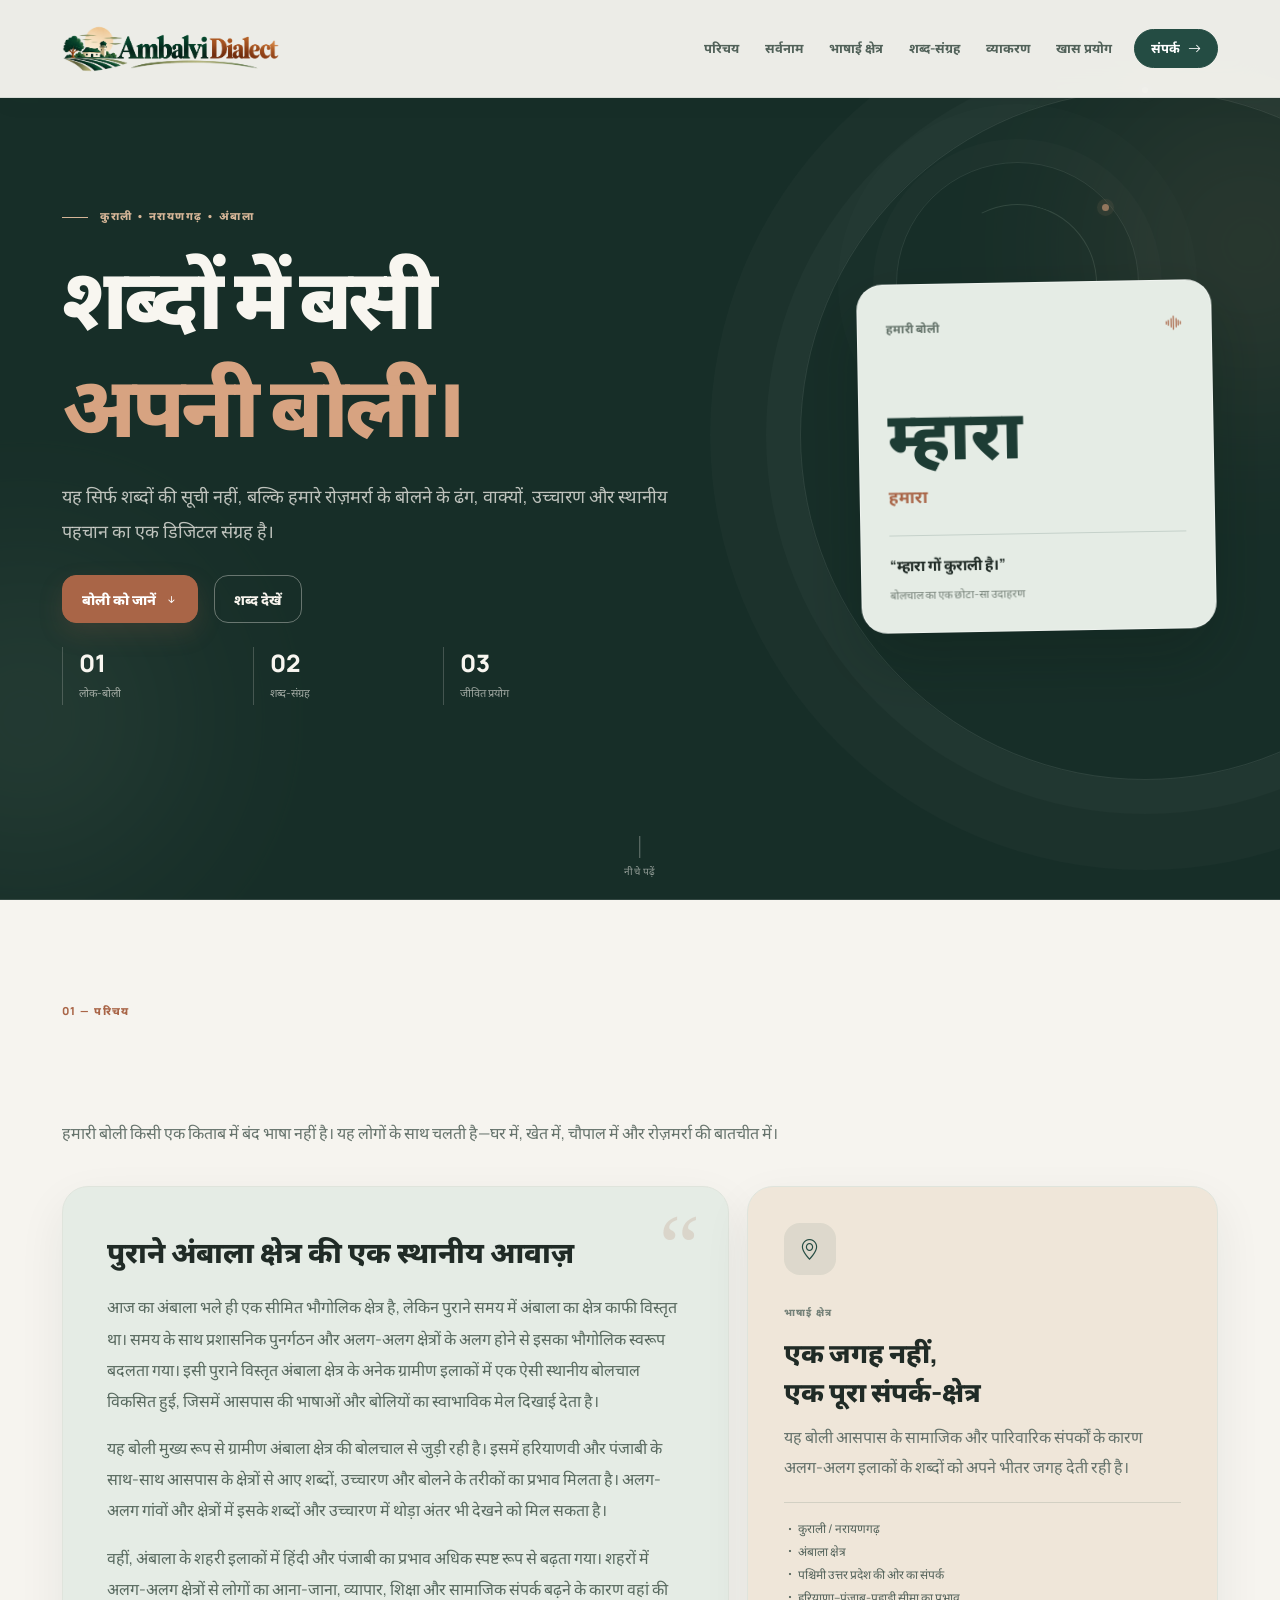
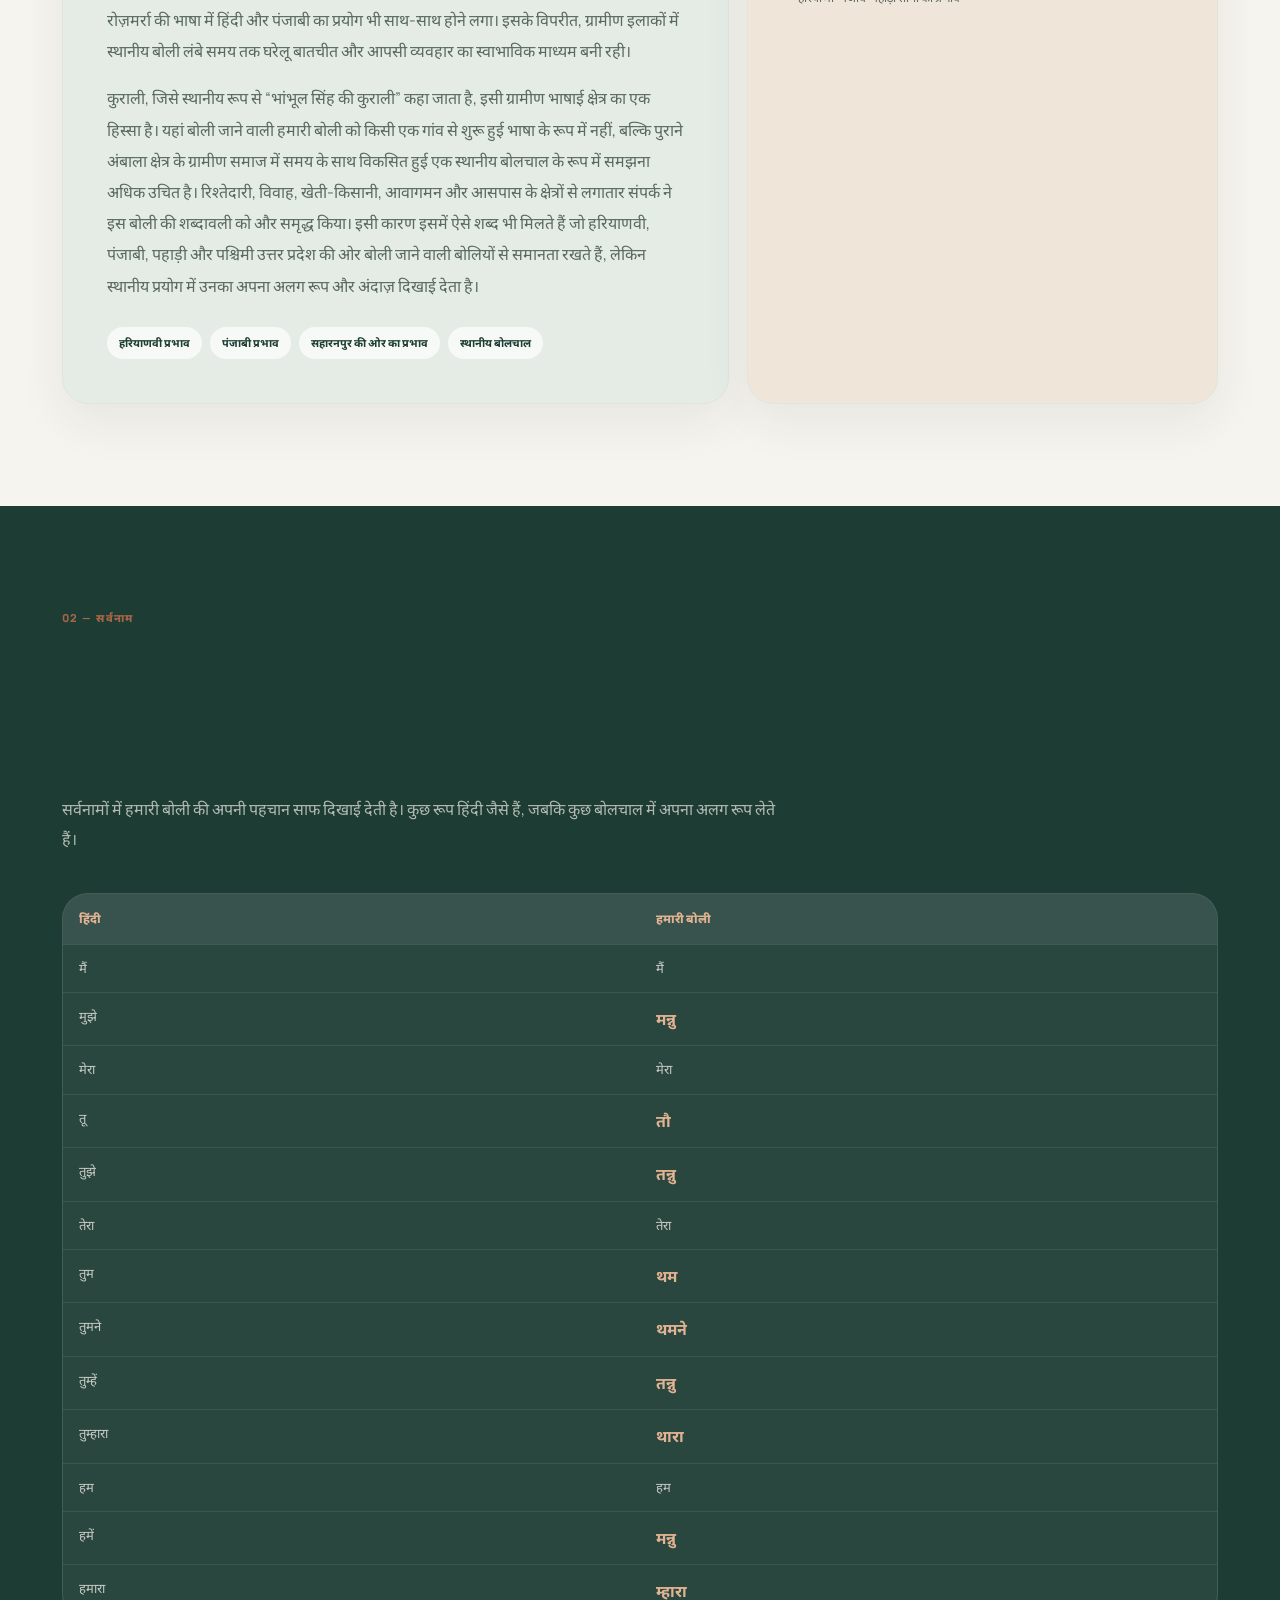
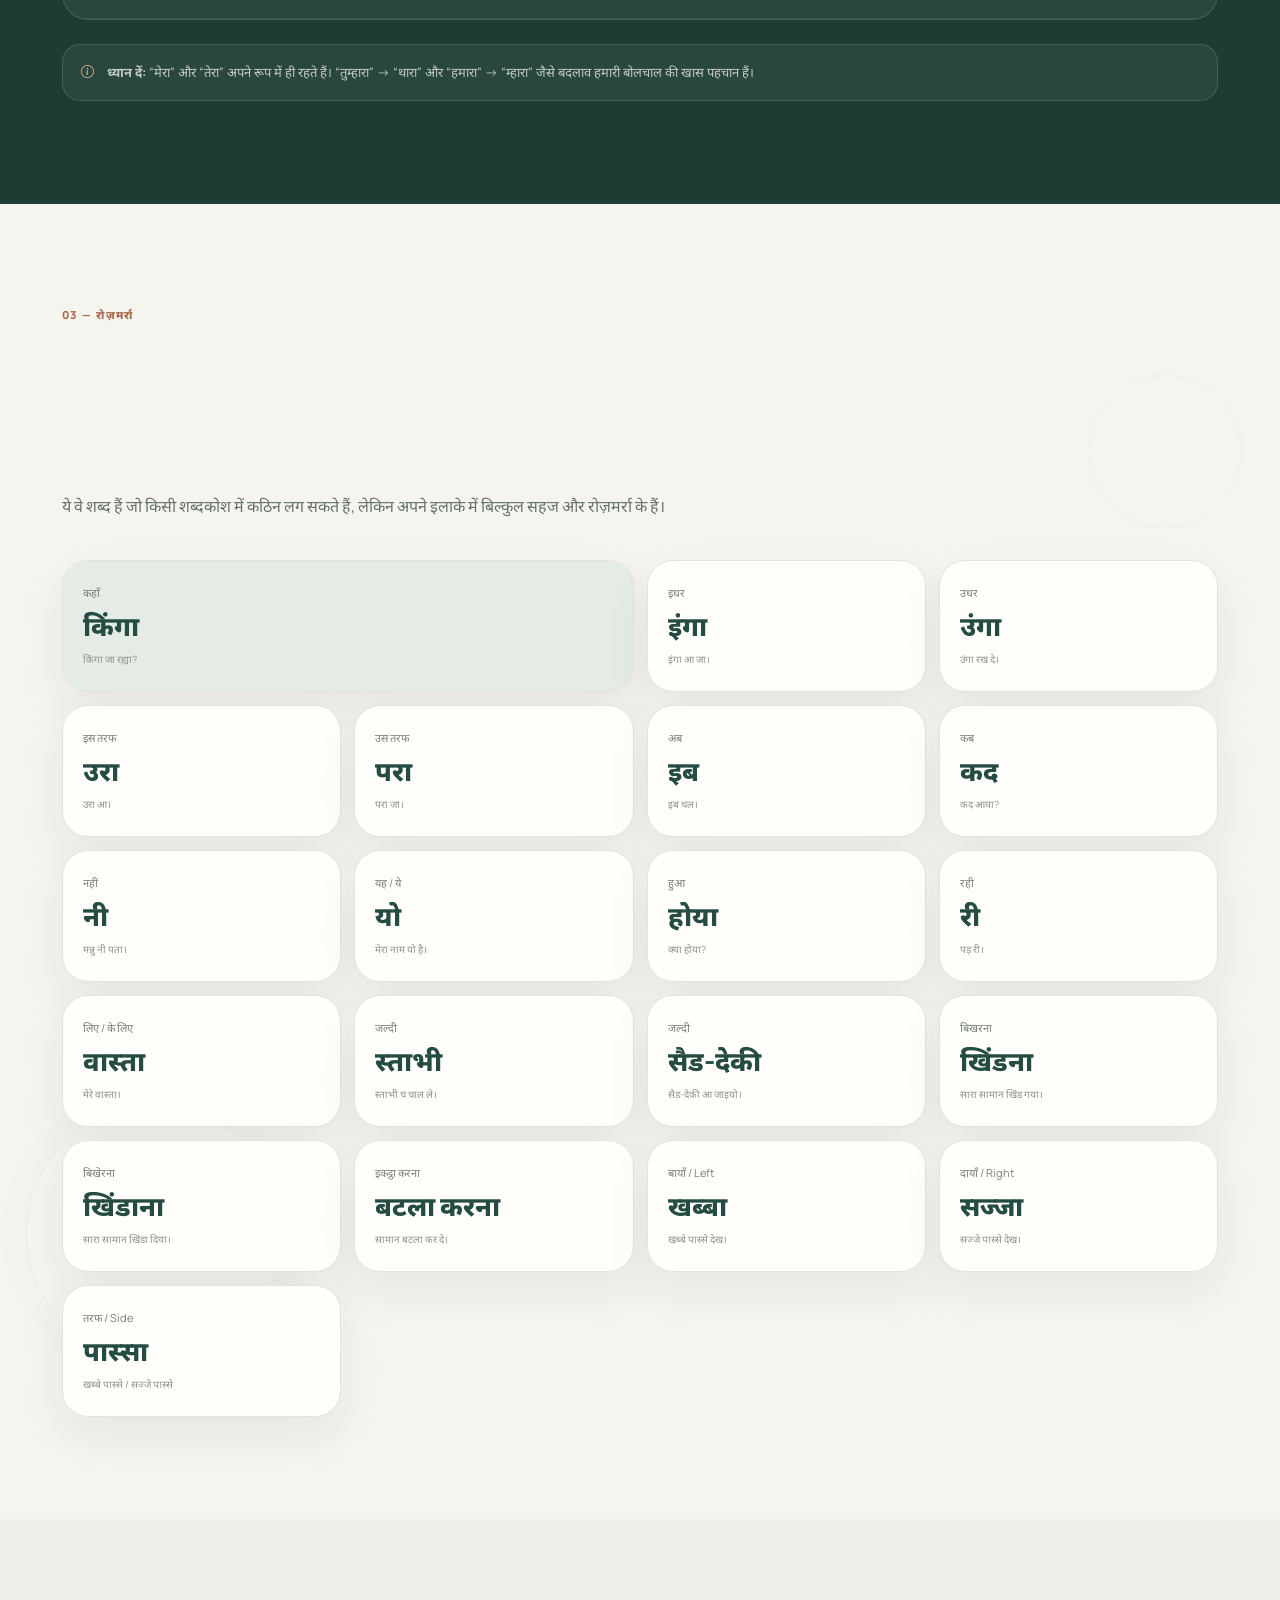
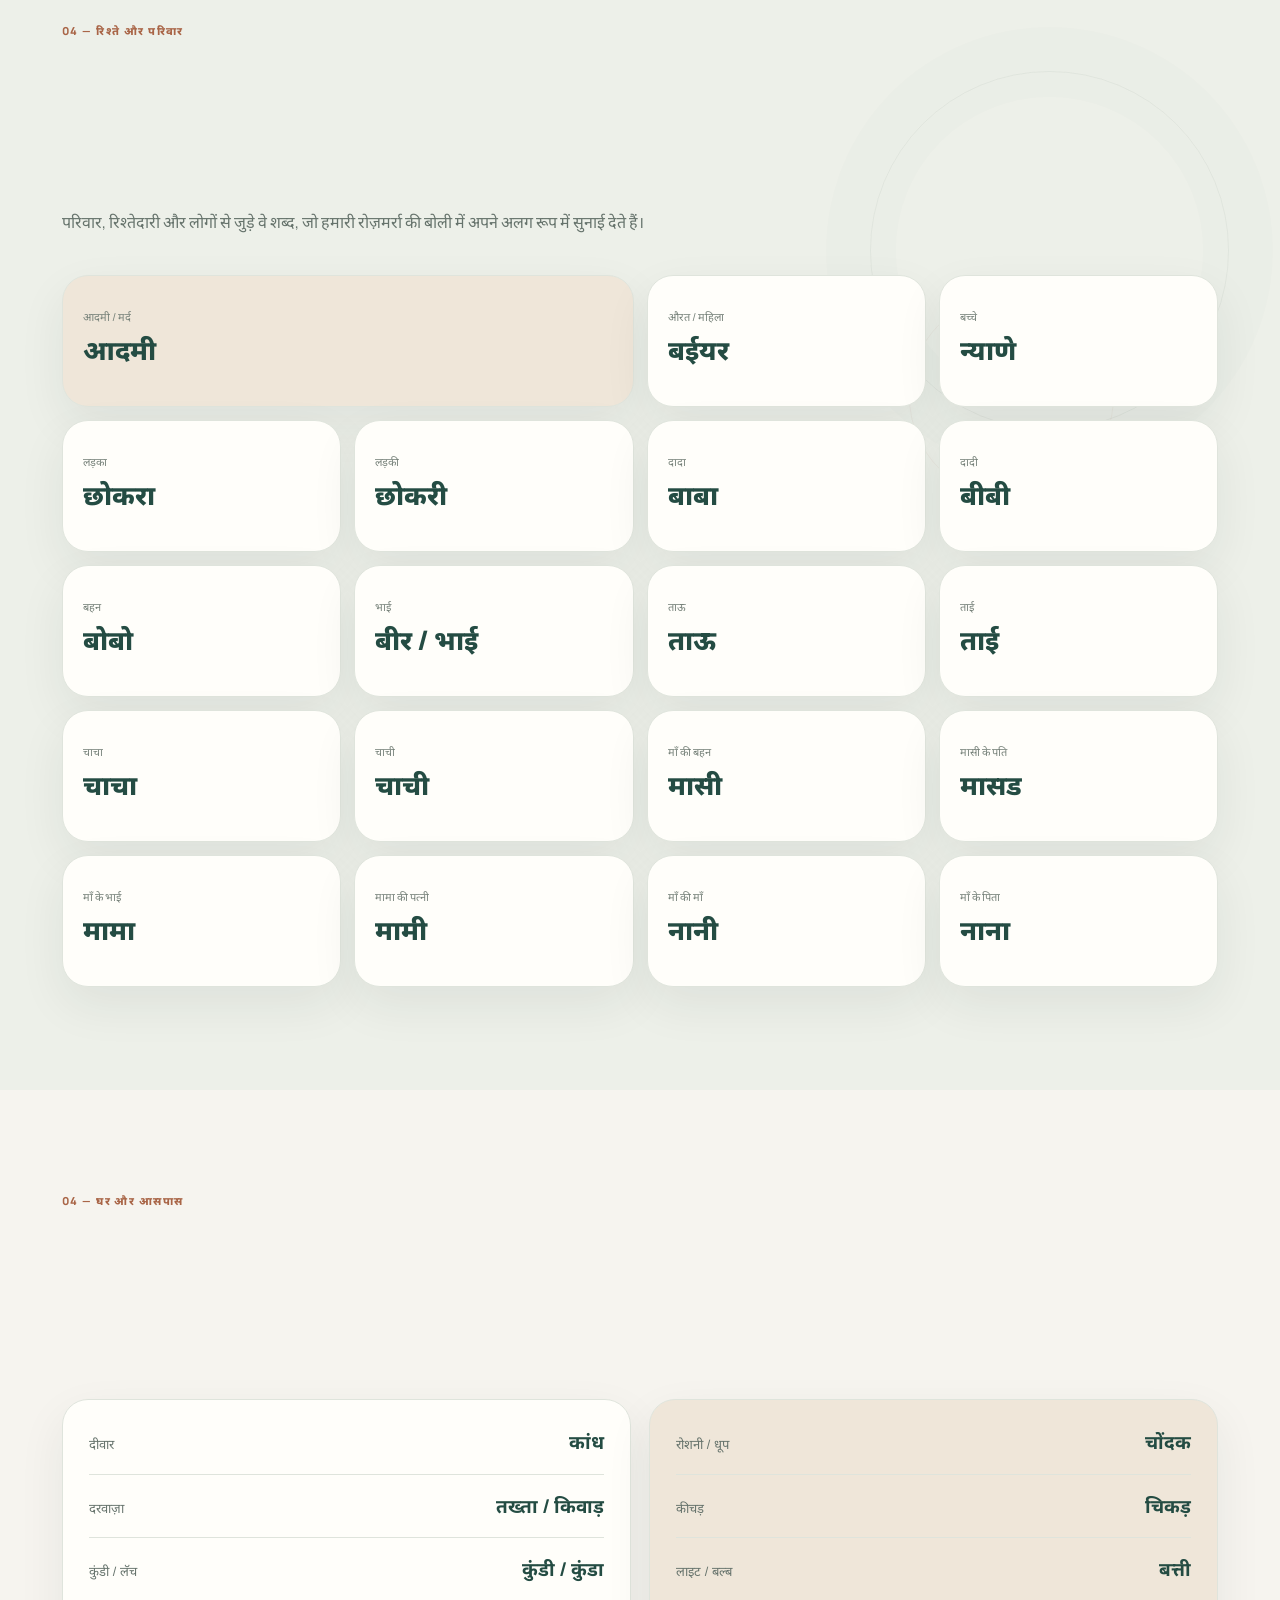
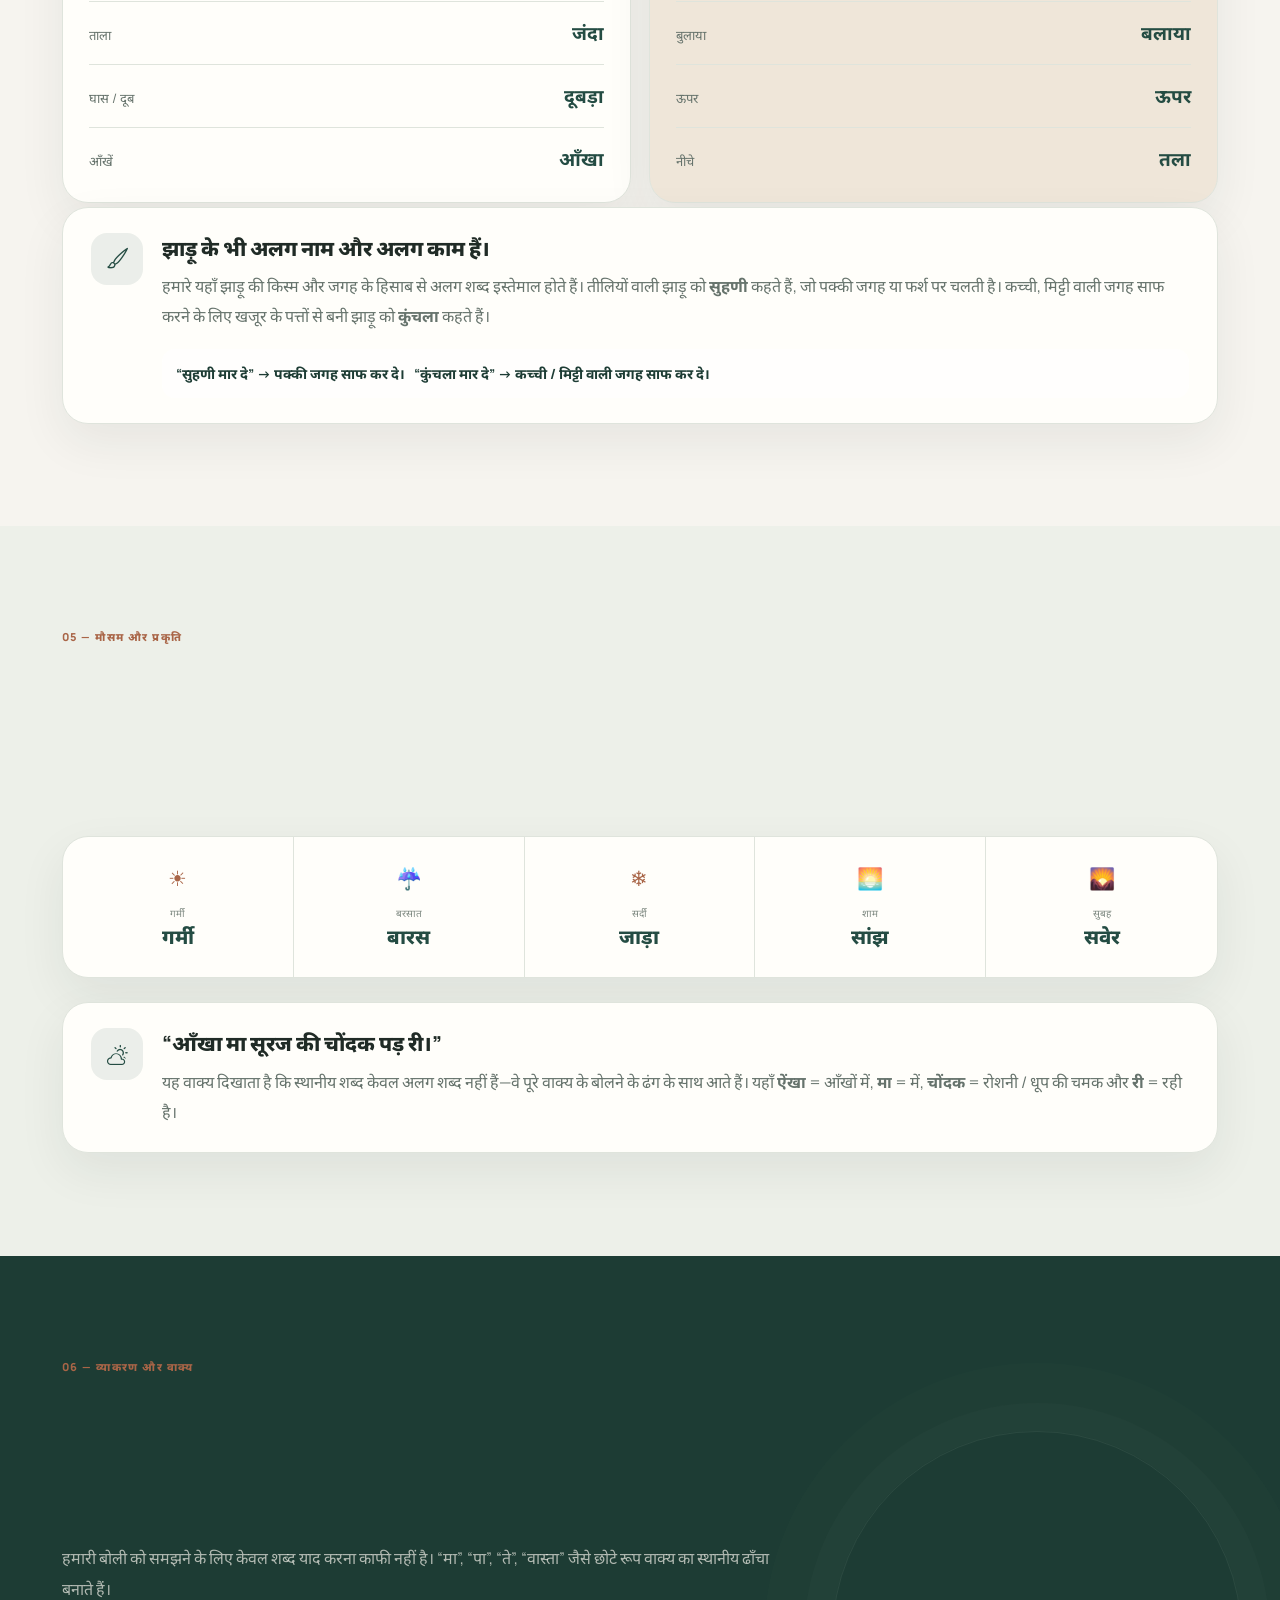
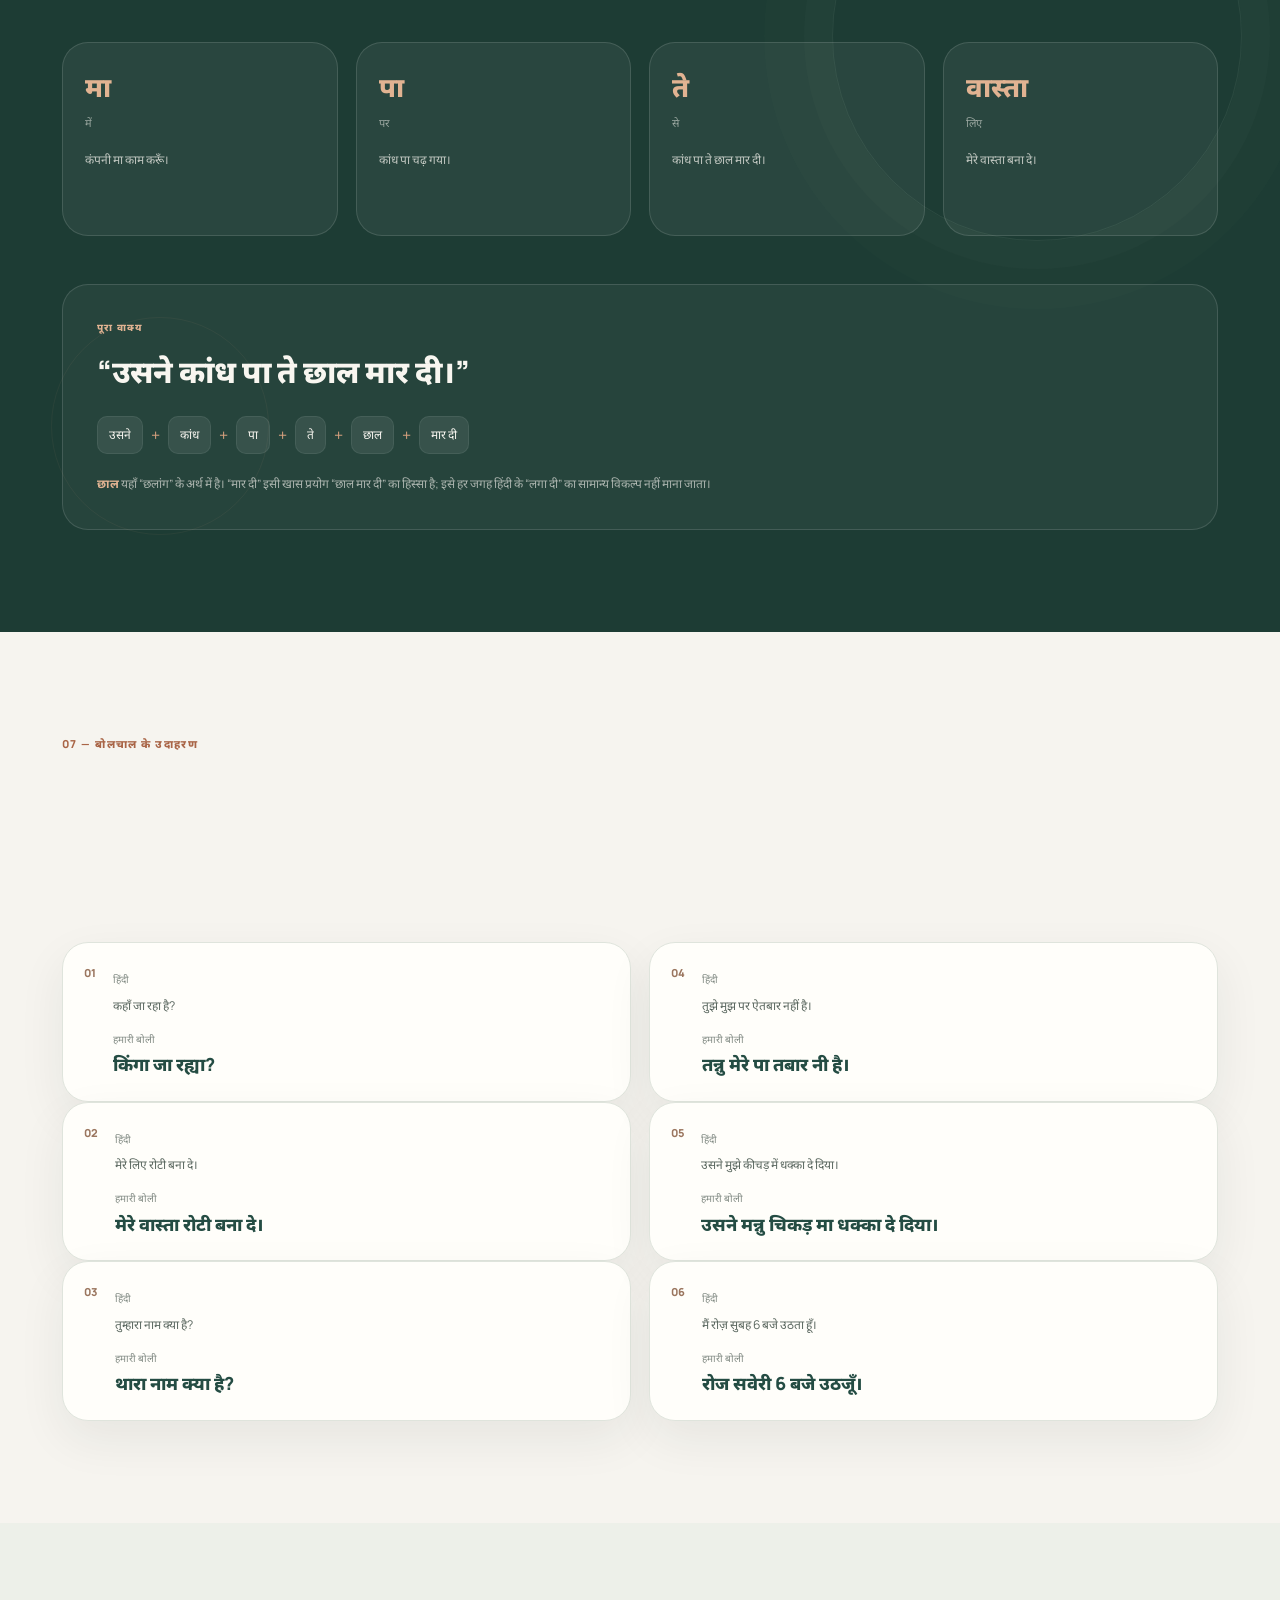
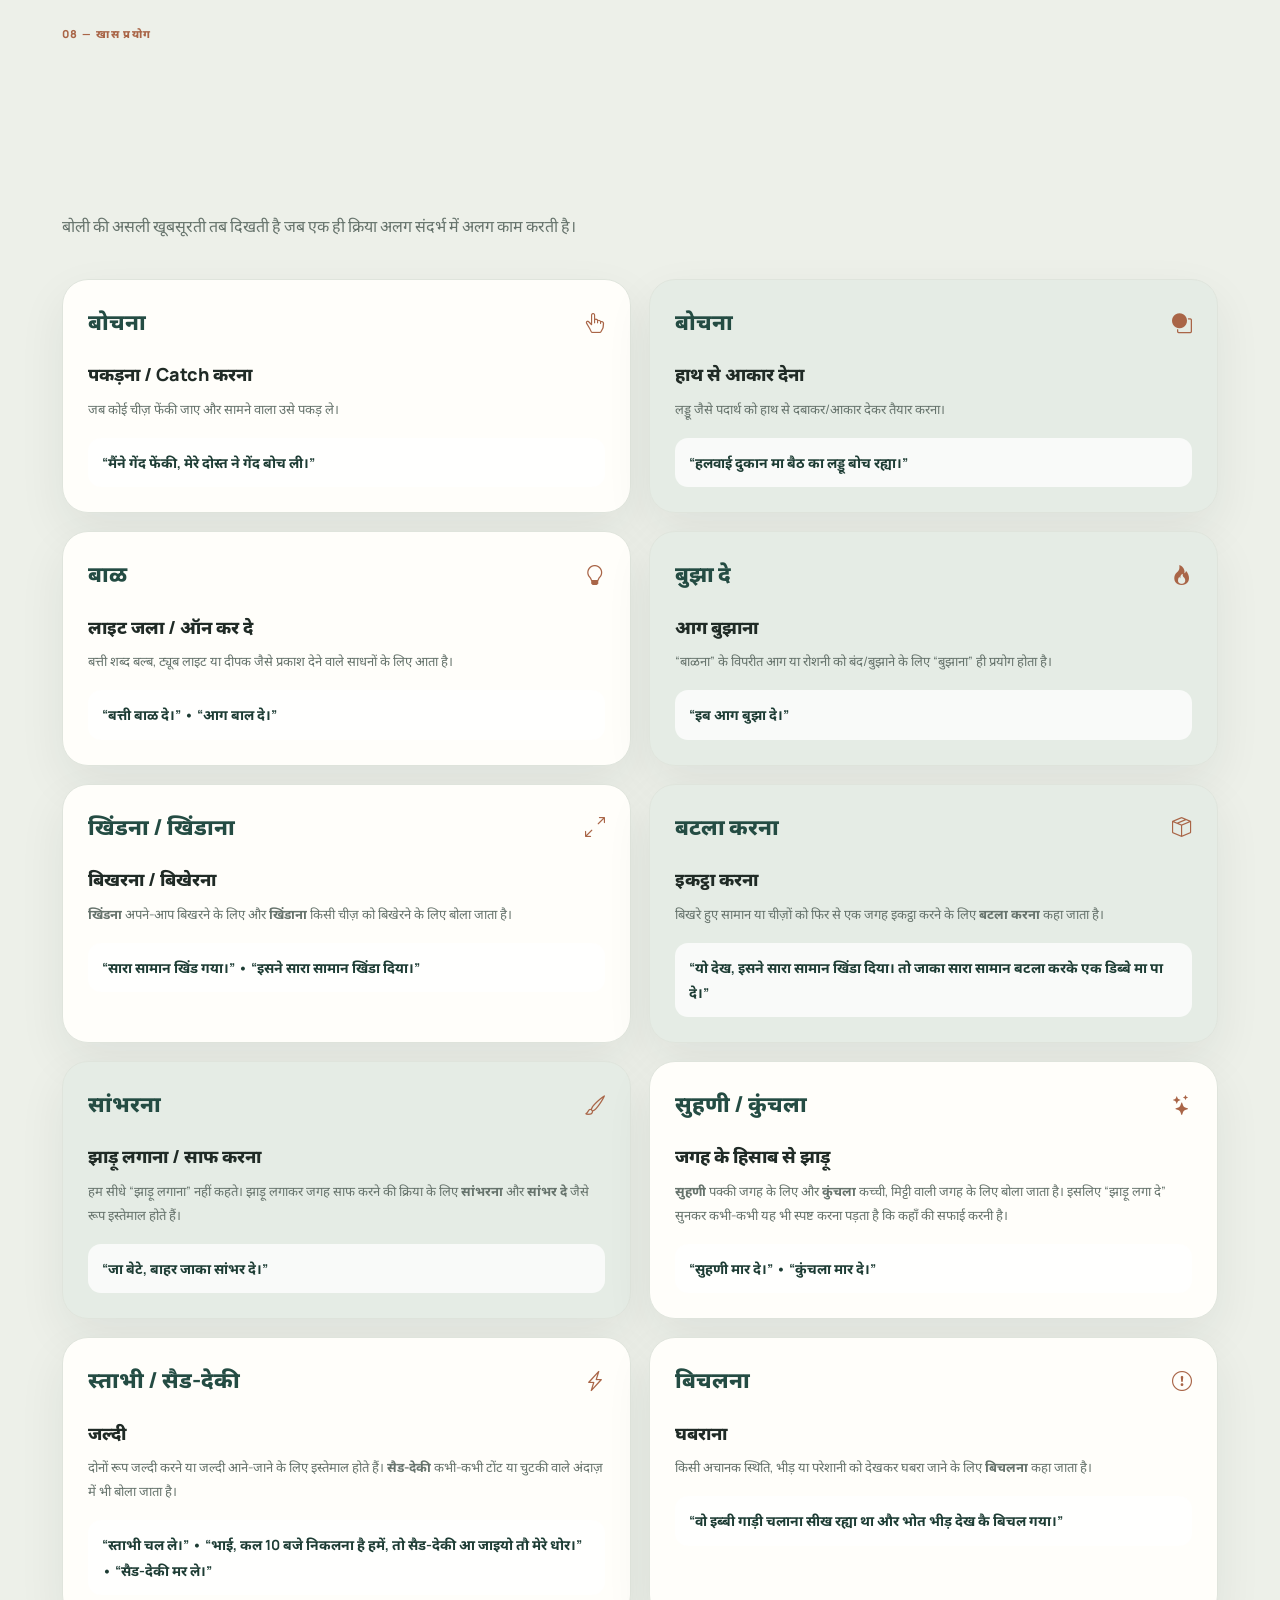
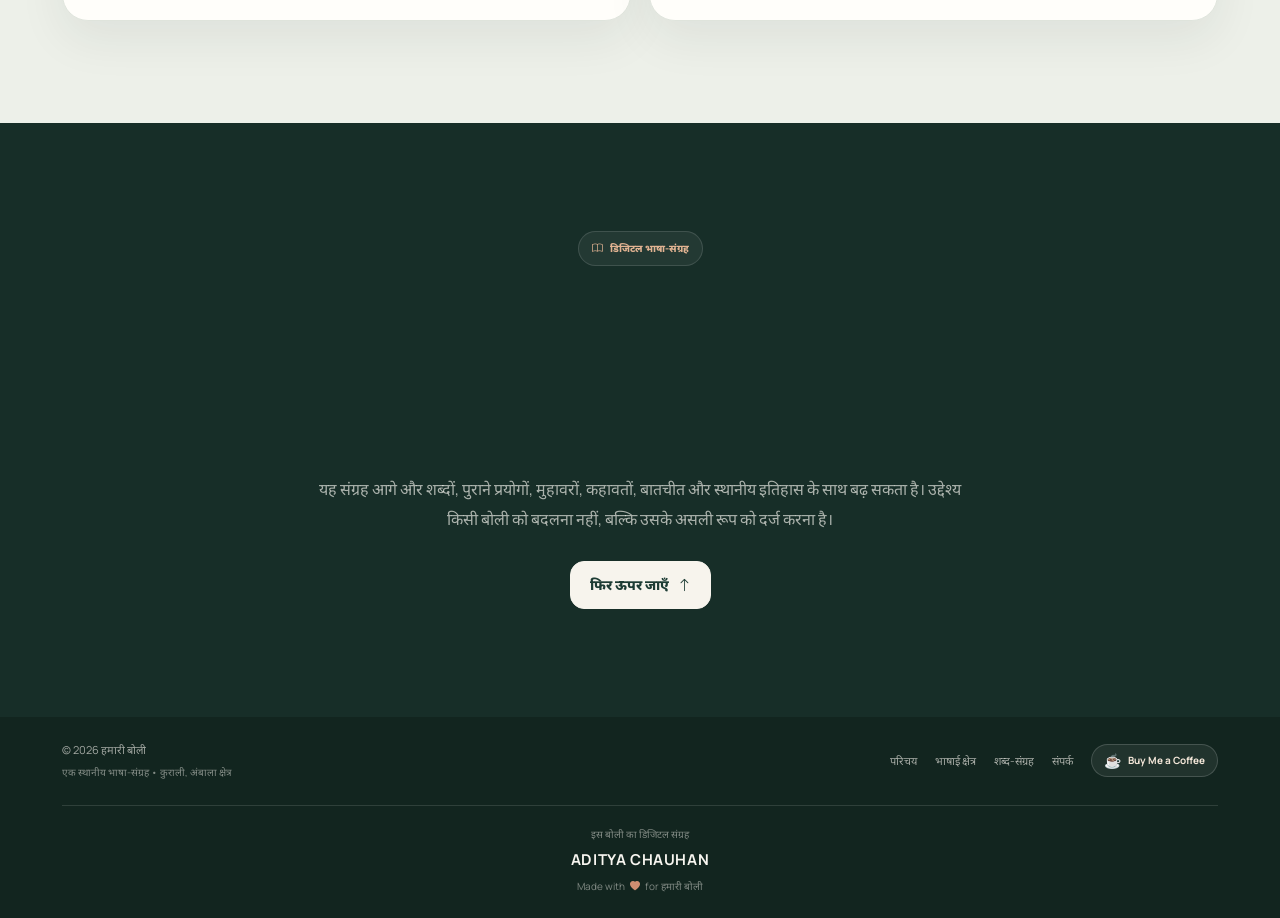
<file: index.html>
<!doctype html>
<html lang="hi">
  <head>
    <meta charset="utf-8">
    <meta name="viewport" content="width=device-width,initial-scale=1">
    <!-- =========================
     SEO — MAIN PAGE
    ========================= -->

    <title>Ambalvi Dialect — North Haryana की स्थानीय बोलचाल | कुराली, अंबाला</title>

    <meta
    name="description"
    content="हमारी बोली North Haryana और अंबाला क्षेत्र की स्थानीय बोलचाल का डिजिटल भाषा-संग्रह है। कुराली और आसपास के ग्रामीण क्षेत्र के स्थानीय शब्द, उच्चारण, वाक्य, व्याकरण और खास प्रयोग जानें।"
    >

    <meta
    name="keywords"
    content="
        हमारी बोली,
        North Haryana dialect,
        North Haryana language,
        North Haryana boli,
        Haryana dialect,
        Haryana local dialect,
        Haryana language,
        Ambala dialect,
        Ambala boli,
        Kurali boli,
        Kurali dialect,
        Naraingarh dialect,
        Naraingarh boli,
        Panchkula dialect,
        Panchkula boli,
        Yamunanagar dialect,
        Yamunanagar boli,
        Kurukshetra dialect,
        Kurukshetra boli,
        Karnal dialect,
        Karnal boli,
        Saharanpur dialect,
        Saharanpur boli,
        Roopnagar dialect,
        Ropar dialect,
        Ropar boli,
        Rupnagar boli,
        Mohali dialect,
        Mohali boli,
        Dera Bassi dialect,
        Derabassi boli,
        Punjab Haryana dialect,
        Haryana Punjab border dialect,
        North Haryana Punjab dialect,
        local dialect Haryana,
        local language Haryana,
        हरियाणा की बोली,
        उत्तर हरियाणा की बोली,
        अंबाला की बोली,
        कुराली की बोली,
        नारायणगढ़ की बोली,
        पंचकूला की बोली,
        यमुनानगर की बोली,
        कुरुक्षेत्र की बोली,
        करनाल की बोली,
        सहारनपुर की बोली,
        रोपड़ की बोली,
        रूपनगर की बोली,
        मोहाली की बोली,
        डेराबस्सी की बोली,
        स्थानीय बोली,
        स्थानीय भाषा,
        हरियाणा के स्थानीय शब्द,
        उत्तर हरियाणा के शब्द,
        हरियाणवी शब्द,
        पंजाबी प्रभाव,
        हरियाणा पंजाबी बोली
    "
    >

    <meta name="author" content="Aditya Chauhan">

    <meta
    name="robots"
    content="index, follow, max-image-preview:large, max-snippet:-1, max-video-preview:-1"
    >

    <meta
    name="language"
    content="Hindi"
    >

    <meta
    name="geo.region"
    content="IN-HR"
    >

    <meta
    name="geo.placename"
    content="Kurali, Ambala, Kurukshetra, Yamunanagar, Ropar, Mohali, Panchkula, Punjab, Haryana, India"
    >

    <link
    rel="canonical"
    href="https://chauhan07.github.io/ambalvi-dialect/"
    >


    <!-- Open Graph -->

    <meta
    property="og:type"
    content="website"
    >

    <meta
    property="og:title"
    content="हमारी बोली — North Haryana की स्थानीय बोलचाल"
    >

    <meta
    property="og:description"
    content="कुराली, अंबाला और North Haryana क्षेत्र की स्थानीय बोलचाल के शब्दों, उच्चारण, वाक्यों, व्याकरण और खास प्रयोगों का डिजिटल संग्रह।"
    >

    <meta
    property="og:url"
    content="https://chauhan07.github.io/ambalvi-dialect/"
    >

    <meta
    property="og:site_name"
    content="हमारी बोली"
    >

    <meta
    property="og:locale"
    content="hi_IN"
    >

    <meta
    property="og:image"
    content="https://chauhan07.github.io/ambalvi-dialect/images/og-image.png"
    >

    <meta
    property="og:image:alt"
    content="हमारी बोली — North Haryana की स्थानीय बोलचाल"
    >


    <!-- Twitter / X -->

    <meta
    name="twitter:card"
    content="summary_large_image"
    >

    <meta
    name="twitter:title"
    content="हमारी बोली — North Haryana की स्थानीय बोलचाल"
    >

    <meta
    name="twitter:description"
    content="North Haryana, अंबाला और कुराली क्षेत्र की स्थानीय बोली का डिजिटल भाषा-संग्रह।"
    >

    <meta
    name="twitter:image"
    content="https://chauhan07.github.io/ambalvi-dialect/images/og-image.png"
    >


    <link rel="preconnect" href="https://fonts.googleapis.com">
    <link rel="preconnect" href="https://fonts.gstatic.com" crossorigin>
    <link href="https://fonts.googleapis.com/css2?family=Manrope:wght@400;500;600;700;800&family=Noto+Sans+Devanagari:wght@400;500;600;700;800&display=swap" rel="stylesheet">
    <link href="https://cdn.jsdelivr.net/npm/bootstrap@5.3.3/dist/css/bootstrap.min.css" rel="stylesheet">
    <link href="https://cdn.jsdelivr.net/npm/bootstrap-icons@1.11.3/font/bootstrap-icons.css" rel="stylesheet">
    <link rel="stylesheet" href="./style.css">
  </head>
  <body>
    <nav aria-label="मुख्य नेविगेशन" class="navbar navbar-expand-lg navbar-dark fixed-top site-nav">
      <div class="container">
        <a class="navbar-brand" href="#home" aria-label="Ambalvi Dialect">
            <img src="./images/logo-ambalvi-dialect.png" alt="">
        </a>
        
        <button class="navbar-toggler border-0 shadow-none" type="button" data-bs-toggle="collapse" data-bs-target="#mainNav" aria-controls="mainNav" aria-expanded="false" aria-label="मुख्य मेनू"><span class="navbar-toggler-icon"></span>
        </button>
        <div class="collapse navbar-collapse" id="mainNav">

          <ul class="navbar-nav ms-auto align-items-lg-center gap-lg-1">

            <li><a class="nav-link" href="index.html#about">परिचय</a></li>

            <li><a class="nav-link" href="index.html#pronouns">सर्वनाम</a></li>

            <li><a class="nav-link active" href="bhashai-kshetra.html">भाषाई क्षेत्र</a></li>

            <li><a class="nav-link" href="index.html#daily">शब्द-संग्रह</a></li>

            <li><a class="nav-link" href="index.html#grammar">व्याकरण</a></li>

            <li><a class="nav-link" href="index.html#special">खास प्रयोग</a></li>

            <li><a class="nav-link nav-cta" href="contact.html">संपर्क<i class="bi bi-arrow-right"></i></a></li>

          </ul>

        </div>
      </div>
    </nav>


    <header id="home" class="hero">
      <div class="hero-glow glow-one"></div>
      <div class="hero-glow glow-two"></div>
      <div class="container position-relative">
        <div class="row align-items-center min-vh-100 py-5">
          <div class="col-lg-8">
            <div class="eyebrow"><span></span> कुराली • नरायणगढ़ • अंबाला</div>
            <h1>शब्दों में बसी<br><em>अपनी बोली।</em></h1>
            <p class="hero-lead">यह सिर्फ शब्दों की सूची नहीं, बल्कि हमारे रोज़मर्रा के बोलने के ढंग, वाक्यों, उच्चारण और स्थानीय पहचान का एक डिजिटल संग्रह है।</p>
            <div class="hero-actions d-flex flex-wrap gap-3"><a href="#about" class="btn btn-primary btn-lg">बोली को जानें <i class="bi bi-arrow-down-short"></i></a><a href="#daily" class="btn btn-outline-light btn-lg">शब्द देखें</a></div>
            <div class="hero-stats row g-3 mt-4">
              <div class="col-4">
                <div class="stat"><strong>01</strong><span>लोक-बोली</span></div>
              </div>
              <div class="col-4">
                <div class="stat"><strong>02</strong><span>शब्द-संग्रह</span></div>
              </div>
              <div class="col-4">
                <div class="stat"><strong>03</strong><span>जीवित प्रयोग</span></div>
              </div>
            </div>
          </div>
          <div class="col-lg-4 d-none d-lg-block">
            <div class="hero-card">
              <div class="hero-card-top"><span>हमारी बोली</span><i class="bi bi-soundwave"></i></div>
              <div class="dialect-word">म्हारा</div>
              <p>हमारा</p>
              <div class="mini-line"></div>
              <div class="hero-card-example">“म्हारा गों कुराली है।”</div><small>बोलचाल का एक छोटा-सा उदाहरण</small>
            </div>
          </div>
        </div>
      </div><a class="scroll-hint" href="#about"><span></span> नीचे पढ़ें</a>
    </header>


    <main>
      <section id="about" class="section section-light">
        <div class="container">
          <div class="section-heading">
            <div class="section-kicker">01 — परिचय</div>
            <h2>एक बोली, कई <span>रिश्तों की आवाज़।</span></h2>
            <p>हमारी बोली किसी एक किताब में बंद भाषा नहीं है। यह लोगों के साथ चलती है—घर में, खेत में, चौपाल में और रोज़मर्रा की बातचीत में।</p>
          </div>
          <div class="row g-4">
            <div class="col-lg-7">
              <div class="story-card large">
                <div class="quote-mark">“</div>
                <h3>पुराने अंबाला क्षेत्र की एक स्थानीय आवाज़</h3>
                <p>

                    आज का अंबाला भले ही एक सीमित भौगोलिक क्षेत्र है, लेकिन पुराने समय में अंबाला का क्षेत्र काफी विस्तृत था। समय के साथ प्रशासनिक पुनर्गठन और अलग-अलग क्षेत्रों के अलग होने से इसका भौगोलिक स्वरूप बदलता गया। इसी पुराने विस्तृत अंबाला क्षेत्र के अनेक ग्रामीण इलाकों में एक ऐसी स्थानीय बोलचाल विकसित हुई, जिसमें आसपास की भाषाओं और बोलियों का स्वाभाविक मेल दिखाई देता है।
                </p>
                <p>
                    यह बोली मुख्य रूप से ग्रामीण अंबाला क्षेत्र की बोलचाल से जुड़ी रही है। इसमें हरियाणवी और पंजाबी के साथ-साथ आसपास के क्षेत्रों से आए शब्दों, उच्चारण और बोलने के तरीकों का प्रभाव मिलता है। अलग-अलग गांवों और क्षेत्रों में इसके शब्दों और उच्चारण में थोड़ा अंतर भी देखने को मिल सकता है।
                </p>
                <p>
                    वहीं, अंबाला के शहरी इलाकों में हिंदी और पंजाबी का प्रभाव अधिक स्पष्ट रूप से बढ़ता गया। शहरों में अलग-अलग क्षेत्रों से लोगों का आना-जाना, व्यापार, शिक्षा और सामाजिक संपर्क बढ़ने के कारण वहां की रोज़मर्रा की भाषा में हिंदी और पंजाबी का प्रयोग भी साथ-साथ होने लगा। इसके विपरीत, ग्रामीण इलाकों में स्थानीय बोली लंबे समय तक घरेलू बातचीत और आपसी व्यवहार का स्वाभाविक माध्यम बनी रही।
                </p>
                <p>
                    कुराली, जिसे स्थानीय रूप से “भांभूल सिंह की कुराली” कहा जाता है, इसी ग्रामीण भाषाई क्षेत्र का एक हिस्सा है। यहां बोली जाने वाली हमारी बोली को किसी एक गांव से शुरू हुई भाषा के रूप में नहीं, बल्कि पुराने अंबाला क्षेत्र के ग्रामीण समाज में समय के साथ विकसित हुई एक स्थानीय बोलचाल के रूप में समझना अधिक उचित है।

                    रिश्तेदारी, विवाह, खेती-किसानी, आवागमन और आसपास के क्षेत्रों से लगातार संपर्क ने इस बोली की शब्दावली को और समृद्ध किया। इसी कारण इसमें ऐसे शब्द भी मिलते हैं जो हरियाणवी, पंजाबी, पहाड़ी और पश्चिमी उत्तर प्रदेश की ओर बोली जाने वाली बोलियों से समानता रखते हैं, लेकिन स्थानीय प्रयोग में उनका अपना अलग रूप और अंदाज़ दिखाई देता है।
                </p>
                <div class="origin-tags"><span>हरियाणवी प्रभाव</span><span>पंजाबी प्रभाव</span><span>सहारनपुर की ओर का प्रभाव</span><span>स्थानीय बोलचाल</span></div>
              </div>
            </div>
            <div class="col-lg-5">
              <div class="region-card">
                <div class="region-icon"><i class="bi bi-geo-alt"></i></div><span class="small-label">भाषाई क्षेत्र</span>
                <h3>एक जगह नहीं,<br>एक पूरा संपर्क-क्षेत्र</h3>
                <p>यह बोली आसपास के सामाजिक और पारिवारिक संपर्कों के कारण अलग-अलग इलाकों के शब्दों को अपने भीतर जगह देती रही है।</p>
                <div class="region-points">
                  <div><i class="bi bi-dot"></i> कुराली / नरायणगढ़</div>
                  <div><i class="bi bi-dot"></i> अंबाला क्षेत्र</div>
                  <div><i class="bi bi-dot"></i> पश्चिमी उत्तर प्रदेश की ओर का संपर्क</div>
                  <div><i class="bi bi-dot"></i> हरियाणा–पंजाब-पहाड़ी सीमा का प्रभाव</div>
                </div>
              </div>
            </div>
          </div>
        </div>
      </section>


      <section id="pronouns" class="section section-dark">
        <div class="container">
          <div class="section-heading light">
            <div class="section-kicker">02 — सर्वनाम</div>
            <h2>बोलने का पहला तरीका:<br><span>मैं, तू, तुम और हम।</span></h2>
            <p>सर्वनामों में हमारी बोली की अपनी पहचान साफ दिखाई देती है। कुछ रूप हिंदी जैसे हैं, जबकि कुछ बोलचाल में अपना अलग रूप लेते हैं।</p>
          </div>
          <div class="table-wrap">
            <div class="table-responsive">
              <table class="table dialect-table mb-0">
                <thead>
                  <tr>
                    <th>हिंदी</th>
                    <th>हमारी बोली</th>
                  </tr>
                </thead>
                <tbody>
                  <tr>
                    <td>मैं</td>
                    <td>मैं</td>
                  </tr>
                  <tr>
                    <td>मुझे</td>
                    <td><b>मन्नु</b></td>
                  </tr>
                  <tr>
                    <td>मेरा</td>
                    <td>मेरा</td>
                  </tr>
                  <tr>
                    <td>तू</td>
                    <td><b>तौ</b></td>
                  </tr>
                  <tr>
                    <td>तुझे</td>
                    <td><b>तन्नु</b></td>
                  </tr>
                  <tr>
                    <td>तेरा</td>
                    <td>तेरा</td>
                  </tr>
                  <tr>
                    <td>तुम</td>
                    <td><b>थम</b></td>
                  </tr>
                  <tr>
                    <td>तुमने</td>
                    <td><b>थमने</b></td>
                  </tr>
                  <tr>
                    <td>तुम्हें</td>
                    <td><b>तन्नु</b></td>
                  </tr>
                  <tr>
                    <td>तुम्हारा</td>
                    <td><b>थारा</b></td>
                  </tr>
                  <tr>
                    <td>हम</td>
                    <td>हम</td>
                  </tr>
                  <tr>
                    <td>हमें</td>
                    <td><b>मन्नु</b></td>
                  </tr>
                  <tr>
                    <td>हमारा</td>
                    <td><b>म्हारा</b></td>
                  </tr>
                </tbody>
              </table>
            </div>
          </div>
          <div class="note-box mt-4"><i class="bi bi-info-circle"></i>
            <div><strong>ध्यान दें:</strong> “मेरा” और “तेरा” अपने रूप में ही रहते हैं। “तुम्हारा” → “थारा” और “हमारा” → “म्हारा” जैसे बदलाव हमारी बोलचाल की खास पहचान हैं।</div>
          </div>
        </div>
      </section>


      <section id="daily" class="section section-light">
        <div class="container">
          <div class="section-heading">
            <div class="section-kicker">03 — रोज़मर्रा</div>
            <h2>रोज़ सुनाई देने वाले<br><span>अपने शब्द।</span></h2>
            <p>ये वे शब्द हैं जो किसी शब्दकोश में कठिन लग सकते हैं, लेकिन अपने इलाके में बिल्कुल सहज और रोज़मर्रा के हैं।</p>
          </div>
          <div class="row g-3 word-grid">
            <div class="col-6 col-md-4 col-lg-3">
              <div class="word-card"><small>कहाँ</small><strong>किंगा</strong><span>किंगा जा रह्या?</span></div>
            </div>
            <div class="col-6 col-md-4 col-lg-3">
              <div class="word-card"><small>इधर</small><strong>इंगा</strong><span>इंगा आ जा।</span></div>
            </div>
            <div class="col-6 col-md-4 col-lg-3">
              <div class="word-card"><small>उधर</small><strong>उंगा</strong><span>उंगा रख दे।</span></div>
            </div>
            <div class="col-6 col-md-4 col-lg-3">
              <div class="word-card"><small>इस तरफ</small><strong>उरा</strong><span>उरा आ।</span></div>
            </div>
            <div class="col-6 col-md-4 col-lg-3">
              <div class="word-card"><small>उस तरफ</small><strong>परा</strong><span>परा जा।</span></div>
            </div>
            <div class="col-6 col-md-4 col-lg-3">
              <div class="word-card"><small>अब</small><strong>इब</strong><span>इब चल।</span></div>
            </div>
            <div class="col-6 col-md-4 col-lg-3">
              <div class="word-card"><small>कब</small><strong>कद</strong><span>कद आया?</span></div>
            </div>
            <div class="col-6 col-md-4 col-lg-3">
              <div class="word-card"><small>नहीं</small><strong>नी</strong><span>मन्नु नी पता।</span></div>
            </div>
            <div class="col-6 col-md-4 col-lg-3">
              <div class="word-card"><small>यह / ये</small><strong>यो</strong><span>मेरा नाम यो है।</span></div>
            </div>
            <div class="col-6 col-md-4 col-lg-3">
              <div class="word-card"><small>हुआ</small><strong>होया</strong><span>क्या होया?</span></div>
            </div>
            <div class="col-6 col-md-4 col-lg-3">
              <div class="word-card"><small>रही</small><strong>री</strong><span>पड़ री।</span></div>
            </div>
            <div class="col-6 col-md-4 col-lg-3">
              <div class="word-card"><small>लिए / के लिए</small><strong>वास्ता</strong><span>मेरे वास्ता।</span></div>
            </div>
            <div class="col-6 col-md-4 col-lg-3">
              <div class="word-card"><small>जल्दी</small><strong>स्ताभी</strong><span>स्ताभी च चाल ले।</span></div>
            </div>
            <div class="col-6 col-md-4 col-lg-3">
              <div class="word-card"><small>जल्दी</small><strong>सैड-देकी</strong><span>सैड-देकी आ जाइयो।</span></div>
            </div>
            <div class="col-6 col-md-4 col-lg-3">
              <div class="word-card"><small>बिखरना</small><strong>खिंडना</strong><span>सारा सामान खिंड गया।</span></div>
            </div>
            <div class="col-6 col-md-4 col-lg-3">
              <div class="word-card"><small>बिखेरना</small><strong>खिंडाना</strong><span>सारा सामान खिंडा दिया।</span></div>
            </div>
            <div class="col-6 col-md-4 col-lg-3">
              <div class="word-card"><small>इकट्ठा करना</small><strong>बटला करना</strong><span>सामान बटला कर दे।</span></div>
            </div>
            <div class="col-6 col-md-4 col-lg-3">
              <div class="word-card">
                <small>बायाँ / Left</small>
                <strong>खब्बा</strong>
                <span>खब्बे पास्से देख।</span>
              </div>
            </div>

            <div class="col-6 col-md-4 col-lg-3">
              <div class="word-card">
                <small>दायाँ / Right</small>
                <strong>सज्जा</strong>
                <span>सज्जे पास्से देख।</span>
              </div>
            </div>

            <div class="col-6 col-md-4 col-lg-3">
              <div class="word-card">
                <small>तरफ / Side</small>
                <strong>पास्सा</strong>
                <span>खब्बे पास्से / सज्जे पास्से</span>
              </div>
            </div>
          </div>
        </div>
      </section>

      <!-- FAMILY & RELATIONS -->
      <section id="relations" class="section section-soft">
        <div class="container">

          <div class="section-heading">
            <div class="section-kicker">04 — रिश्ते और परिवार</div>
            <h2>अपने रिश्तों के<br><span>अपने नाम।</span></h2>
            <p>
              परिवार, रिश्तेदारी और लोगों से जुड़े वे शब्द,
              जो हमारी रोज़मर्रा की बोली में अपने अलग रूप में सुनाई देते हैं।
            </p>
          </div>

          <div class="row g-3 word-grid">

            <!-- Gender & People -->
            <div class="col-6 col-md-4 col-lg-3">
              <div class="word-card">
                <small>आदमी / मर्द</small>
                <strong>आदमी</strong>
              </div>
            </div>

            <div class="col-6 col-md-4 col-lg-3">
              <div class="word-card">
                <small>औरत / महिला</small>
                <strong>बईयर</strong>
              </div>
            </div>

            <div class="col-6 col-md-4 col-lg-3">
              <div class="word-card">
                <small>बच्चे</small>
                <strong>न्याणे</strong>
              </div>
            </div>

            <div class="col-6 col-md-4 col-lg-3">
              <div class="word-card">
                <small>लड़का</small>
                <strong>छोकरा</strong>
              </div>
            </div>

            <div class="col-6 col-md-4 col-lg-3">
              <div class="word-card">
                <small>लड़की</small>
                <strong>छोकरी</strong>
              </div>
            </div>

            <!-- Grandparents -->
            <div class="col-6 col-md-4 col-lg-3">
              <div class="word-card">
                <small>दादा</small>
                <strong>बाबा</strong>
              </div>
            </div>

            <div class="col-6 col-md-4 col-lg-3">
              <div class="word-card">
                <small>दादी</small>
                <strong>बीबी</strong>
              </div>
            </div>

            <!-- Siblings -->
            <div class="col-6 col-md-4 col-lg-3">
              <div class="word-card">
                <small>बहन</small>
                <strong>बोबो</strong>
              </div>
            </div>

            <div class="col-6 col-md-4 col-lg-3">
              <div class="word-card">
                <small>भाई</small>
                <strong>बीर / भाई</strong>
              </div>
            </div>

            <!-- Father's Side -->
            <div class="col-6 col-md-4 col-lg-3">
              <div class="word-card">
                <small>ताऊ</small>
                <strong>ताऊ</strong>
              </div>
            </div>

            <div class="col-6 col-md-4 col-lg-3">
              <div class="word-card">
                <small>ताई</small>
                <strong>ताई</strong>
              </div>
            </div>

            <div class="col-6 col-md-4 col-lg-3">
              <div class="word-card">
                <small>चाचा</small>
                <strong>चाचा</strong>
              </div>
            </div>

            <div class="col-6 col-md-4 col-lg-3">
              <div class="word-card">
                <small>चाची</small>
                <strong>चाची</strong>
              </div>
            </div>

            <!-- Mother's Side -->
            <div class="col-6 col-md-4 col-lg-3">
              <div class="word-card">
                <small>माँ की बहन</small>
                <strong>मासी</strong>
              </div>
            </div>

            <div class="col-6 col-md-4 col-lg-3">
              <div class="word-card">
                <small>मासी के पति</small>
                <strong>मासड</strong>
              </div>
            </div>

            <div class="col-6 col-md-4 col-lg-3">
              <div class="word-card">
                <small>माँ के भाई</small>
                <strong>मामा</strong>
              </div>
            </div>

            <div class="col-6 col-md-4 col-lg-3">
              <div class="word-card">
                <small>मामा की पत्नी</small>
                <strong>मामी</strong>
              </div>
            </div>

            <div class="col-6 col-md-4 col-lg-3">
              <div class="word-card">
                <small>माँ की माँ</small>
                <strong>नानी</strong>
              </div>
            </div>

            <div class="col-6 col-md-4 col-lg-3">
              <div class="word-card">
                <small>माँ के पिता</small>
                <strong>नाना</strong>
              </div>
            </div>

          </div>
        </div>
      </section>


      <section id="house" class="section section-light">
        <div class="container">
          <div class="section-heading">
            <div class="section-kicker">04 — घर और आसपास</div>
            <h2>घर की चीज़ें भी<br><span>अपनी बोली बोलती हैं।</span></h2>
          </div>
          <div class="row g-4">
            <div class="col-lg-6">
              <div class="vocab-panel">
                <div class="vocab-row"><span>दीवार</span><b>कांध</b></div>
                <div class="vocab-row"><span>दरवाज़ा</span><b>तख्ता / किवाड़</b></div>
                <div class="vocab-row"><span>कुंडी / लॅच</span><b>कुंडी / कुंडा</b></div>
                <div class="vocab-row"><span>ताला</span><b>जंदा</b></div>
                <div class="vocab-row"><span>घास / दूब</span><b>दूबड़ा</b></div>
                <div class="vocab-row"><span>आँखें</span><b>आँखा</b></div>
              </div>
            </div>
            <div class="col-lg-6">
              <div class="vocab-panel accent-panel">
                <div class="vocab-row"><span>रोशनी / धूप</span><b>चोंदक</b></div>
                <div class="vocab-row"><span>कीचड़</span><b>चिकड़</b></div>
                <div class="vocab-row"><span>लाइट / बल्ब</span><b>बत्ती</b></div>
                <div class="vocab-row"><span>बुलाया</span><b>बलाया</b></div>
                <div class="vocab-row"><span>ऊपर</span><b>ऊपर</b></div>
                <div class="vocab-row"><span>नीचे</span><b>तला</b></div>
              </div>
            </div>
          </div>
          <div class="row g-4 mt-1">
            <div class="col-12">
              <div class="explain-card">
                <div class="explain-icon"><i class="bi bi-brush"></i></div>
                <div>
                  <h3>झाड़ू के भी अलग नाम और अलग काम हैं।</h3>
                  <p>हमारे यहाँ झाड़ू की किस्म और जगह के हिसाब से अलग शब्द इस्तेमाल होते हैं। तीलियों वाली झाड़ू को <b>सुहणी</b> कहते हैं, जो पक्की जगह या फर्श पर चलती है। कच्ची, मिट्टी वाली जगह साफ करने के लिए खजूर के पत्तों से बनी झाड़ू को <b>कुंचला</b> कहते हैं।</p>
                  <div class="speech">“सुहणी मार दे” → पक्की जगह साफ कर दे। &nbsp; “कुंचला मार दे” → कच्ची / मिट्टी वाली जगह साफ कर दे।</div>
                </div>
              </div>
            </div>
          </div>
        </div>
      </section>


      <section id="nature" class="section section-soft">
        <div class="container">
          <div class="section-heading">
            <div class="section-kicker">05 — मौसम और प्रकृति</div>
            <h2>मौसम बदले,<br><span>शब्द अपने रहें।</span></h2>
          </div>
          <div class="nature-strip">
            <div><span class="nature-icon">☀</span><small>गर्मी</small><strong>गर्मी</strong></div>
            <div><span class="nature-icon">☔</span><small>बरसात</small><strong>बारस</strong></div>
            <div><span class="nature-icon">❄</span><small>सर्दी</small><strong>जाड़ा</strong></div>
            <div><span class="nature-icon">🌅</span><small>शाम</small><strong>सांझ</strong></div>
            <div><span class="nature-icon">🌄</span><small>सुबह</small><strong>सवेर</strong></div>
          </div>
          <div class="explain-card mt-4">
            <div class="explain-icon"><i class="bi bi-cloud-sun"></i></div>
            <div>
              <h3>“आँखा मा सूरज की चोंदक पड़ री।”</h3>
              <p>यह वाक्य दिखाता है कि स्थानीय शब्द केवल अलग शब्द नहीं हैं—वे पूरे वाक्य के बोलने के ढंग के साथ आते हैं। यहाँ <b>ऐंखा</b> = आँखों में, <b>मा</b> = में, <b>चोंदक</b> = रोशनी / धूप की चमक और <b>री</b> = रही है।</p>
            </div>
          </div>
        </div>
      </section>


      <section id="grammar" class="section section-dark">
        <div class="container">
          <div class="section-heading light">
            <div class="section-kicker">06 — व्याकरण और वाक्य</div>
            <h2>शब्द बदलते हैं,<br><span>वाक्य अपना ढंग रखते हैं।</span></h2>
            <p>हमारी बोली को समझने के लिए केवल शब्द याद करना काफी नहीं है। “मा”, “पा”, “ते”, “वास्ता” जैसे छोटे रूप वाक्य का स्थानीय ढाँचा बनाते हैं।</p>
          </div>
          <div class="row g-4">
            <div class="col-md-6 col-lg-3">
              <div class="grammar-card"><b>मा</b><span>में</span>
                <p>कंपनी मा काम करूँ।</p>
              </div>
            </div>
            <div class="col-md-6 col-lg-3">
              <div class="grammar-card"><b>पा</b><span>पर</span>
                <p>कांध पा चढ़ गया।</p>
              </div>
            </div>
            <div class="col-md-6 col-lg-3">
              <div class="grammar-card"><b>ते</b><span>से</span>
                <p>कांध पा ते छाल मार दी।</p>
              </div>
            </div>
            <div class="col-md-6 col-lg-3">
              <div class="grammar-card"><b>वास्ता</b><span>लिए</span>
                <p>मेरे वास्ता बना दे।</p>
              </div>
            </div>
          </div>
          <div class="sentence-builder mt-5">
            <div class="sentence-label">पूरा वाक्य</div>
            <h3>“उसने कांध पा ते छाल मार दी।”</h3>
            <div class="sentence-breakdown"><span>उसने</span><i>+</i><span>कांध</span><i>+</i><span>पा</span><i>+</i><span>ते</span><i>+</i><span>छाल</span><i>+</i><span>मार दी</span></div>
            <p><strong>छाल</strong> यहाँ “छलांग” के अर्थ में है। “मार दी” इसी खास प्रयोग “छाल मार दी” का हिस्सा है; इसे हर जगह हिंदी के “लगा दी” का सामान्य विकल्प नहीं माना जाता।</p>
          </div>
        </div>
      </section>


      <section id="examples" class="section section-light">
        <div class="container">
          <div class="section-heading">
            <div class="section-kicker">07 — बोलचाल के उदाहरण</div>
            <h2>किताब में शब्द,<br><span>ज़िंदगी में वाक्य।</span></h2>
          </div>
          <div class="row g-4">
            <div class="col-lg-6">
              <div class="example-card"><span>01</span>
                <div><small>हिंदी</small>
                  <p>कहाँ जा रहा है?</p><small>हमारी बोली</small>
                  <h3>किंगा जा रह्या?</h3>
                </div>
              </div>
              <div class="example-card"><span>02</span>
                <div><small>हिंदी</small>
                  <p>मेरे लिए रोटी बना दे।</p><small>हमारी बोली</small>
                  <h3>मेरे वास्ता रोटी बना दे।</h3>
                </div>
              </div>
              <div class="example-card"><span>03</span>
                <div><small>हिंदी</small>
                  <p>तुम्हारा नाम क्या है?</p><small>हमारी बोली</small>
                  <h3>थारा नाम क्या है?</h3>
                </div>
              </div>
            </div>
            <div class="col-lg-6">
              <div class="example-card"><span>04</span>
                <div><small>हिंदी</small>
                  <p>तुझे मुझ पर ऐतबार नहीं है।</p><small>हमारी बोली</small>
                  <h3>तन्नु मेरे पा तबार नी है।</h3>
                </div>
              </div>
              <div class="example-card"><span>05</span>
                <div><small>हिंदी</small>
                  <p>उसने मुझे कीचड़ में धक्का दे दिया।</p><small>हमारी बोली</small>
                  <h3>उसने मन्नु चिकड़ मा धक्का दे दिया।</h3>
                </div>
              </div>
              <div class="example-card"><span>06</span>
                <div><small>हिंदी</small>
                  <p>मैं रोज़ सुबह 6 बजे उठता हूँ।</p><small>हमारी बोली</small>
                  <h3>रोज सवेरी 6 बजे उठजूँ।</h3>
                </div>
              </div>
            </div>
          </div>
        </div>
      </section>


      <section id="special" class="section section-soft">
        <div class="container">
          <div class="section-heading">
            <div class="section-kicker">08 — खास प्रयोग</div>
            <h2>एक शब्द,<br><span>अलग संदर्भों में अलग अर्थ।</span></h2>
            <p>बोली की असली खूबसूरती तब दिखती है जब एक ही क्रिया अलग संदर्भ में अलग काम करती है।</p>
          </div>
          <div class="row g-4">
            <div class="col-lg-6">
              <div class="meaning-card">
                <div class="meaning-top"><span>बोचना</span><i class="bi bi-hand-index-thumb"></i></div>
                <h3>पकड़ना / Catch करना</h3>
                <p>जब कोई चीज़ फेंकी जाए और सामने वाला उसे पकड़ ले।</p>
                <div class="speech">“मैंने गेंद फेंकी, मेरे दोस्त ने गेंद बोच ली।”</div>
              </div>
            </div>
            <div class="col-lg-6">
              <div class="meaning-card second">
                <div class="meaning-top"><span>बोचना</span><i class="bi bi-circle-square"></i></div>
                <h3>हाथ से आकार देना</h3>
                <p>लड्डू जैसे पदार्थ को हाथ से दबाकर/आकार देकर तैयार करना।</p>
                <div class="speech">“हलवाई दुकान मा बैठ का लड्डू बोच रह्या।”</div>
              </div>
            </div>
            <div class="col-lg-6">
              <div class="meaning-card">
                <div class="meaning-top"><span>बाळ</span><i class="bi bi-lightbulb"></i></div>
                <h3>लाइट जला / ऑन कर दे</h3>
                <p>बत्ती शब्द बल्ब, ट्यूब लाइट या दीपक जैसे प्रकाश देने वाले साधनों के लिए आता है।</p>
                <div class="speech">“बत्ती बाळ दे।” • “आग बाल दे।”</div>
              </div>
            </div>
            <div class="col-lg-6">
              <div class="meaning-card second">
                <div class="meaning-top"><span>बुझा दे</span><i class="bi bi-fire"></i></div>
                <h3>आग बुझाना</h3>
                <p>“बाळना” के विपरीत आग या रोशनी को बंद/बुझाने के लिए “बुझाना” ही प्रयोग होता है।</p>
                <div class="speech">“इब आग बुझा दे।”</div>
              </div>
            </div>
            <div class="col-lg-6">
              <div class="meaning-card">
                <div class="meaning-top"><span>खिंडना / खिंडाना</span><i class="bi bi-arrows-angle-expand"></i></div>
                <h3>बिखरना / बिखेरना</h3>
                <p><b>खिंडना</b> अपने-आप बिखरने के लिए और <b>खिंडाना</b> किसी चीज़ को बिखेरने के लिए बोला जाता है।</p>
                <div class="speech">“सारा सामान खिंड गया।” • “इसने सारा सामान खिंडा दिया।”</div>
              </div>
            </div>
            <div class="col-lg-6">
              <div class="meaning-card second">
                <div class="meaning-top"><span>बटला करना</span><i class="bi bi-box-seam"></i></div>
                <h3>इकट्ठा करना</h3>
                <p>बिखरे हुए सामान या चीज़ों को फिर से एक जगह इकट्ठा करने के लिए <b>बटला करना</b> कहा जाता है।</p>
                <div class="speech">“यो देख, इसने सारा सामान खिंडा दिया। तो जाका सारा सामान बटला करके एक डिब्बे मा पा दे।”</div>
              </div>
            </div>
            <div class="col-lg-6">
              <div class="meaning-card second">
                <div class="meaning-top"><span>सांभरना</span><i class="bi bi-brush"></i></div>
                <h3>झाड़ू लगाना / साफ करना</h3>
                <p>हम सीधे “झाड़ू लगाना” नहीं कहते। झाड़ू लगाकर जगह साफ करने की क्रिया के लिए <b>सांभरना</b> और <b>सांभर दे</b> जैसे रूप इस्तेमाल होते हैं।</p>
                <div class="speech">“जा बेटे, बाहर जाका सांभर दे।”</div>
              </div>
            </div>
            <div class="col-lg-6">
              <div class="meaning-card">
                <div class="meaning-top"><span>सुहणी / कुंचला</span><i class="bi bi-stars"></i></div>
                <h3>जगह के हिसाब से झाड़ू</h3>
                <p><b>सुहणी</b> पक्की जगह के लिए और <b>कुंचला</b> कच्ची, मिट्टी वाली जगह के लिए बोला जाता है। इसलिए “झाड़ू लगा दे” सुनकर कभी-कभी यह भी स्पष्ट करना पड़ता है कि कहाँ की सफाई करनी है।</p>
                <div class="speech">“सुहणी मार दे।” • “कुंचला मार दे।”</div>
              </div>
            </div>
            <div class="col-lg-6">
              <div class="meaning-card">
                <div class="meaning-top"><span>स्ताभी / सैड-देकी</span><i class="bi bi-lightning-charge"></i></div>
                <h3>जल्दी</h3>
                <p>दोनों रूप जल्दी करने या जल्दी आने-जाने के लिए इस्तेमाल होते हैं। <b>सैड-देकी</b> कभी-कभी टोंट या चुटकी वाले अंदाज़ में भी बोला जाता है।</p>
                <div class="speech">“स्ताभी चल ले।” • “भाई, कल 10 बजे निकलना है हमें, तो सैड-देकी आ जाइयो तौ मेरे धोर।” • “सैड-देकी मर ले।”</div>
              </div>
            </div>
            <div class="col-lg-6">
                <div class="meaning-card">
                    <div class="meaning-top">
                    <span>बिचलना</span>
                    <i class="bi bi-exclamation-circle"></i>
                    </div>

                    <h3>घबराना</h3>

                    <p>
                    किसी अचानक स्थिति, भीड़ या परेशानी को देखकर घबरा जाने के लिए
                    <b>बिचलना</b> कहा जाता है।
                    </p>

                    <div class="speech">
                    “वो इब्बी गाड़ी चलाना सीख रह्या था और भोत भीड़ देख कै बिचल गया।”
                    </div>
                </div>
            </div>
          </div>
        </div>
      </section>


      <section id="archive" class="archive-section">
        <div class="container">
          <div class="archive-inner">
            <div class="archive-badge"><i class="bi bi-book"></i> डिजिटल भाषा-संग्रह</div>
            <h2>बोली को सिर्फ याद नहीं,<br><em>लिखकर भी बचाना है।</em></h2>
            <p>यह संग्रह आगे और शब्दों, पुराने प्रयोगों, मुहावरों, कहावतों, बातचीत और स्थानीय इतिहास के साथ बढ़ सकता है। उद्देश्य किसी बोली को बदलना नहीं, बल्कि उसके असली रूप को दर्ज करना है।</p><a href="#home" class="btn btn-light btn-lg">फिर ऊपर जाएँ <i class="bi bi-arrow-up"></i></a>
          </div>
        </div>
      </section>
    </main>
      <!-- =========================
          FOOTER
      ========================== -->

    <footer class="site-footer">

        <div class="container">

            <div class="footer-main">

            <div>
                <span>
                © <span id="year"></span> हमारी बोली
                </span>

                <small>
                एक स्थानीय भाषा-संग्रह • कुराली, अंबाला क्षेत्र
                </small>
            </div>

            <div class="footer-links">

                <a href="index.html">
                परिचय
                </a>

                <a href="bhashai-kshetra.html">
                भाषाई क्षेत्र
                </a>

                <a href="index.html#daily">
                शब्द-संग्रह
                </a>

                <a href="contact.html">
                संपर्क
                </a>

                <!-- Buy Me a Coffee -->
                <a
                href="https://buymeacoffee.com/devxaditya"
                target="_blank"
                rel="noopener noreferrer"
                class="footer-coffee"
                >
                <span>☕</span>
                <span>Buy Me a Coffee</span>
                </a>

            </div>

            </div>


            <div class="site-credit">

            <span>
                इस बोली का डिजिटल संग्रह
            </span>

            <strong>
                ADITYA CHAUHAN
            </strong>

            <small>
                Made with
                <i class="bi bi-heart-fill"></i>
                for हमारी बोली
            </small>

            </div>

        </div>

    </footer>
    <script src="https://cdn.jsdelivr.net/npm/bootstrap@5.3.3/dist/js/bootstrap.bundle.min.js"></script>
    <script src="script.js"></script>
  </body>
</html>
</file>
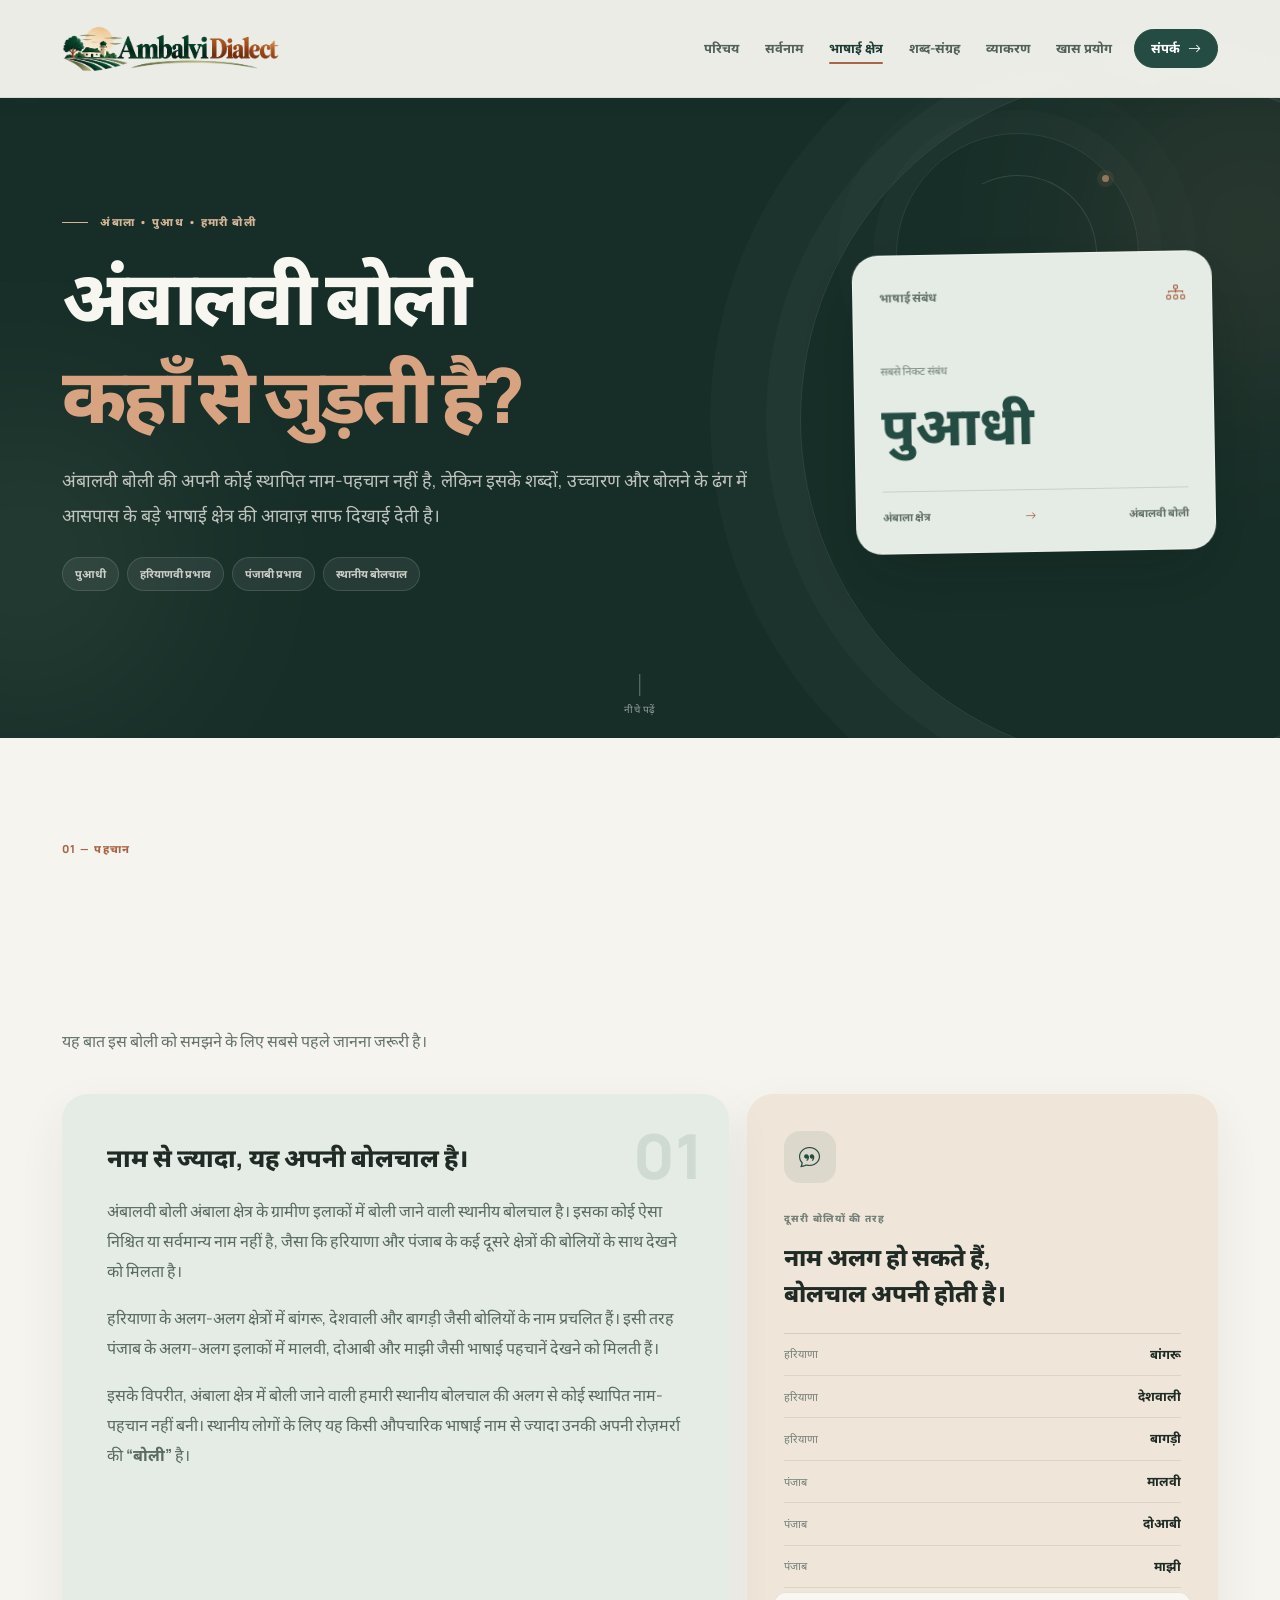
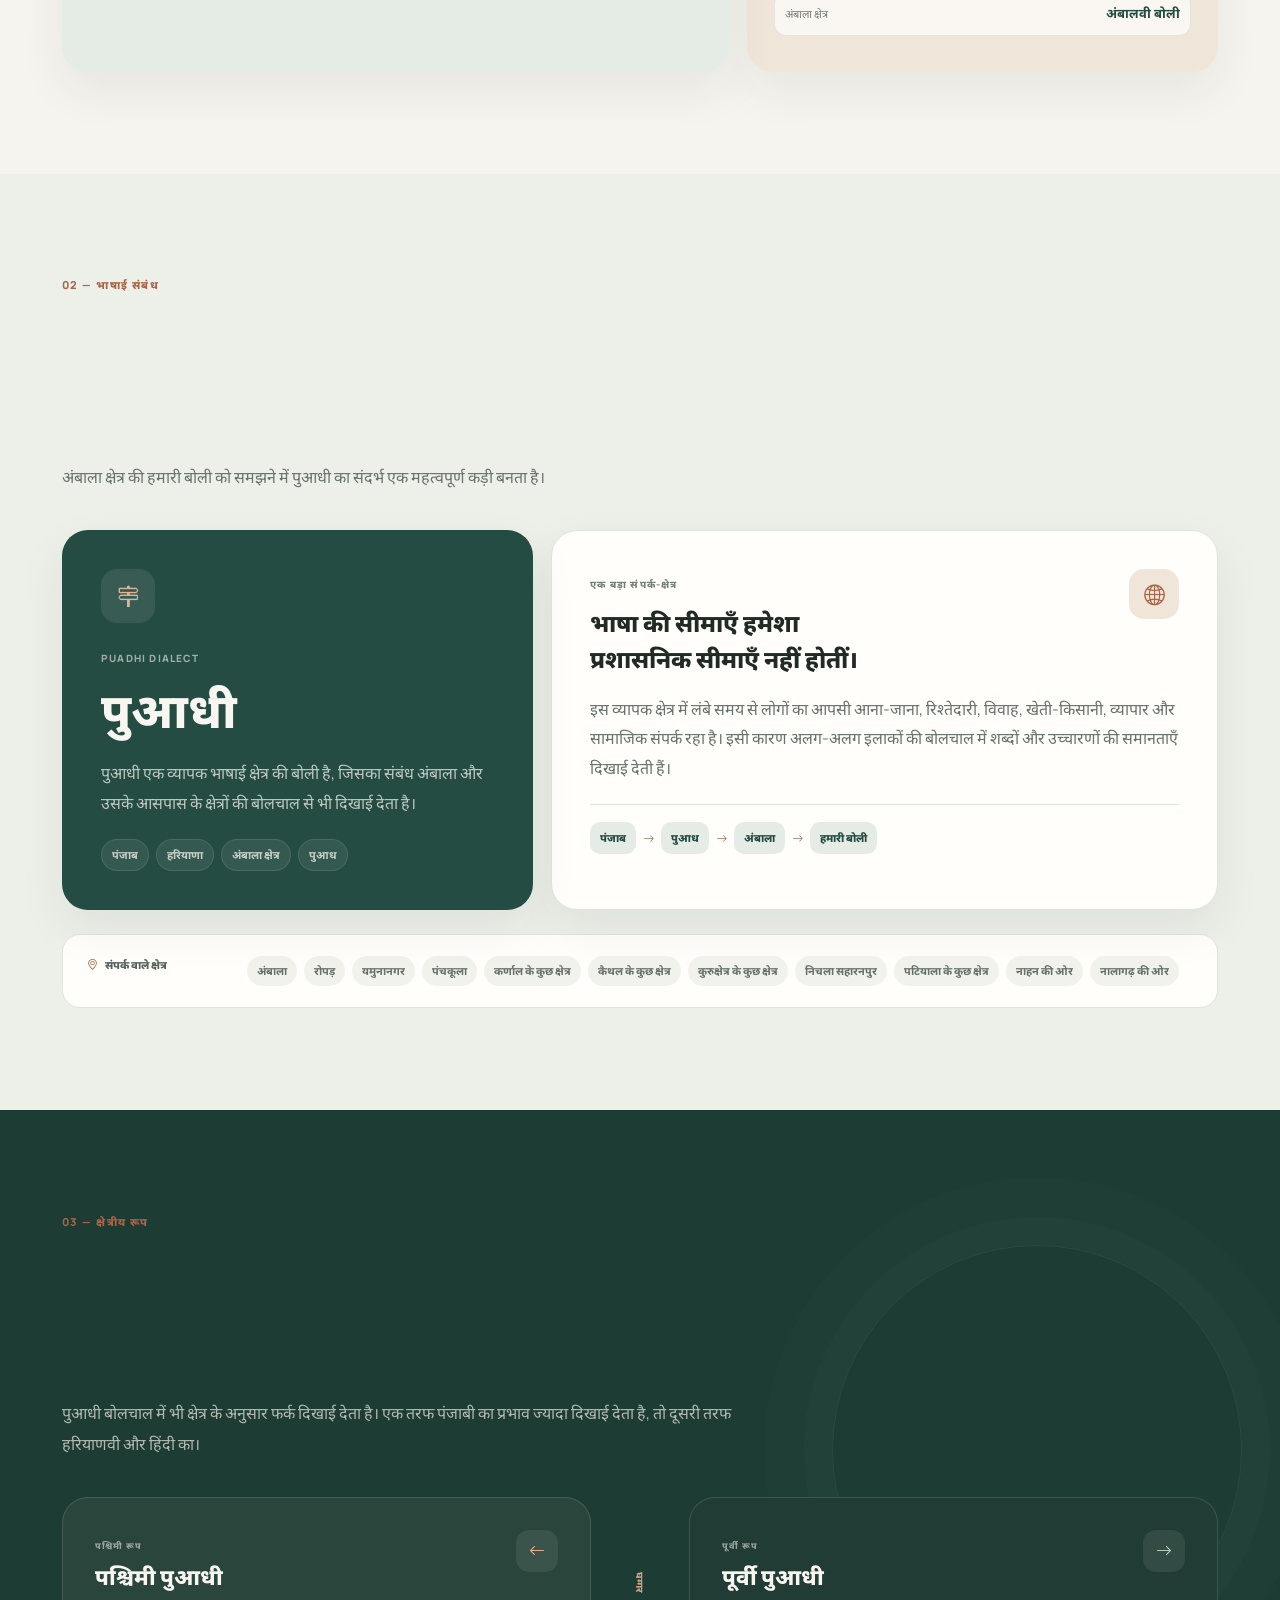
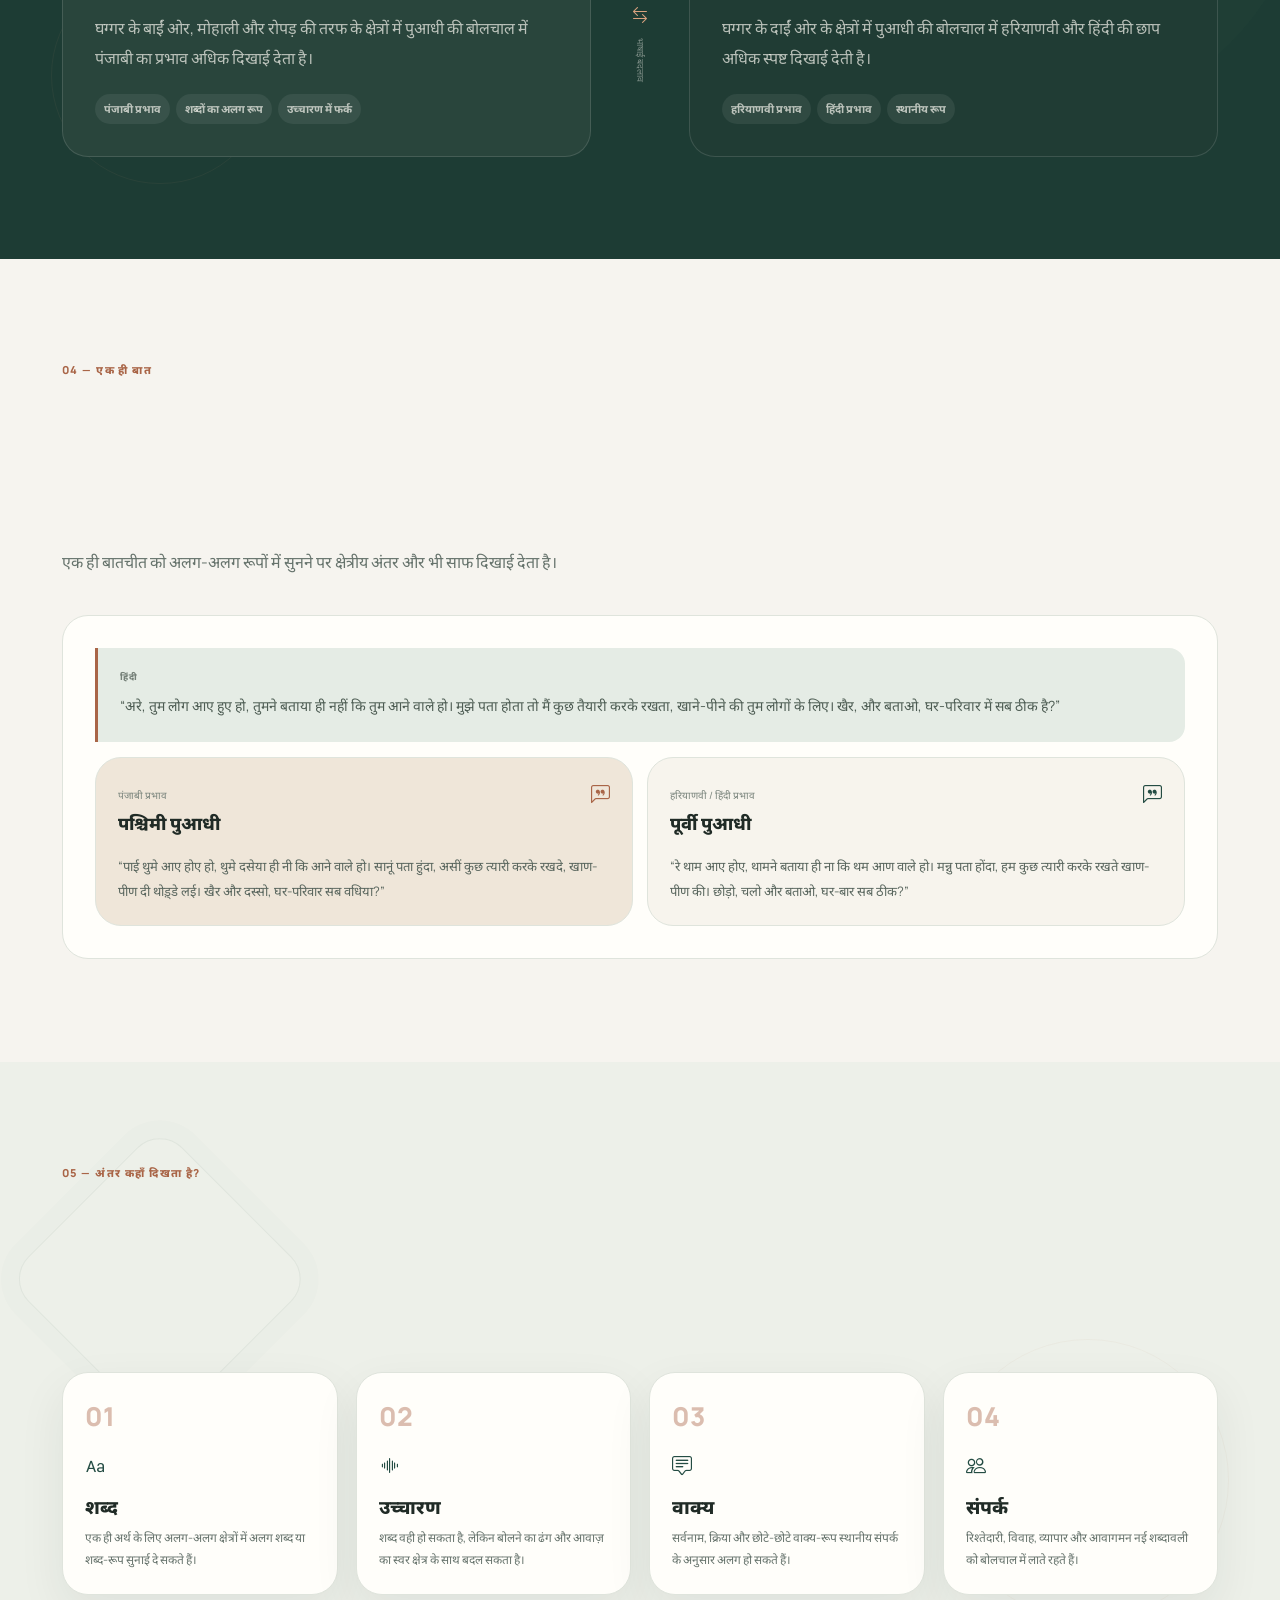
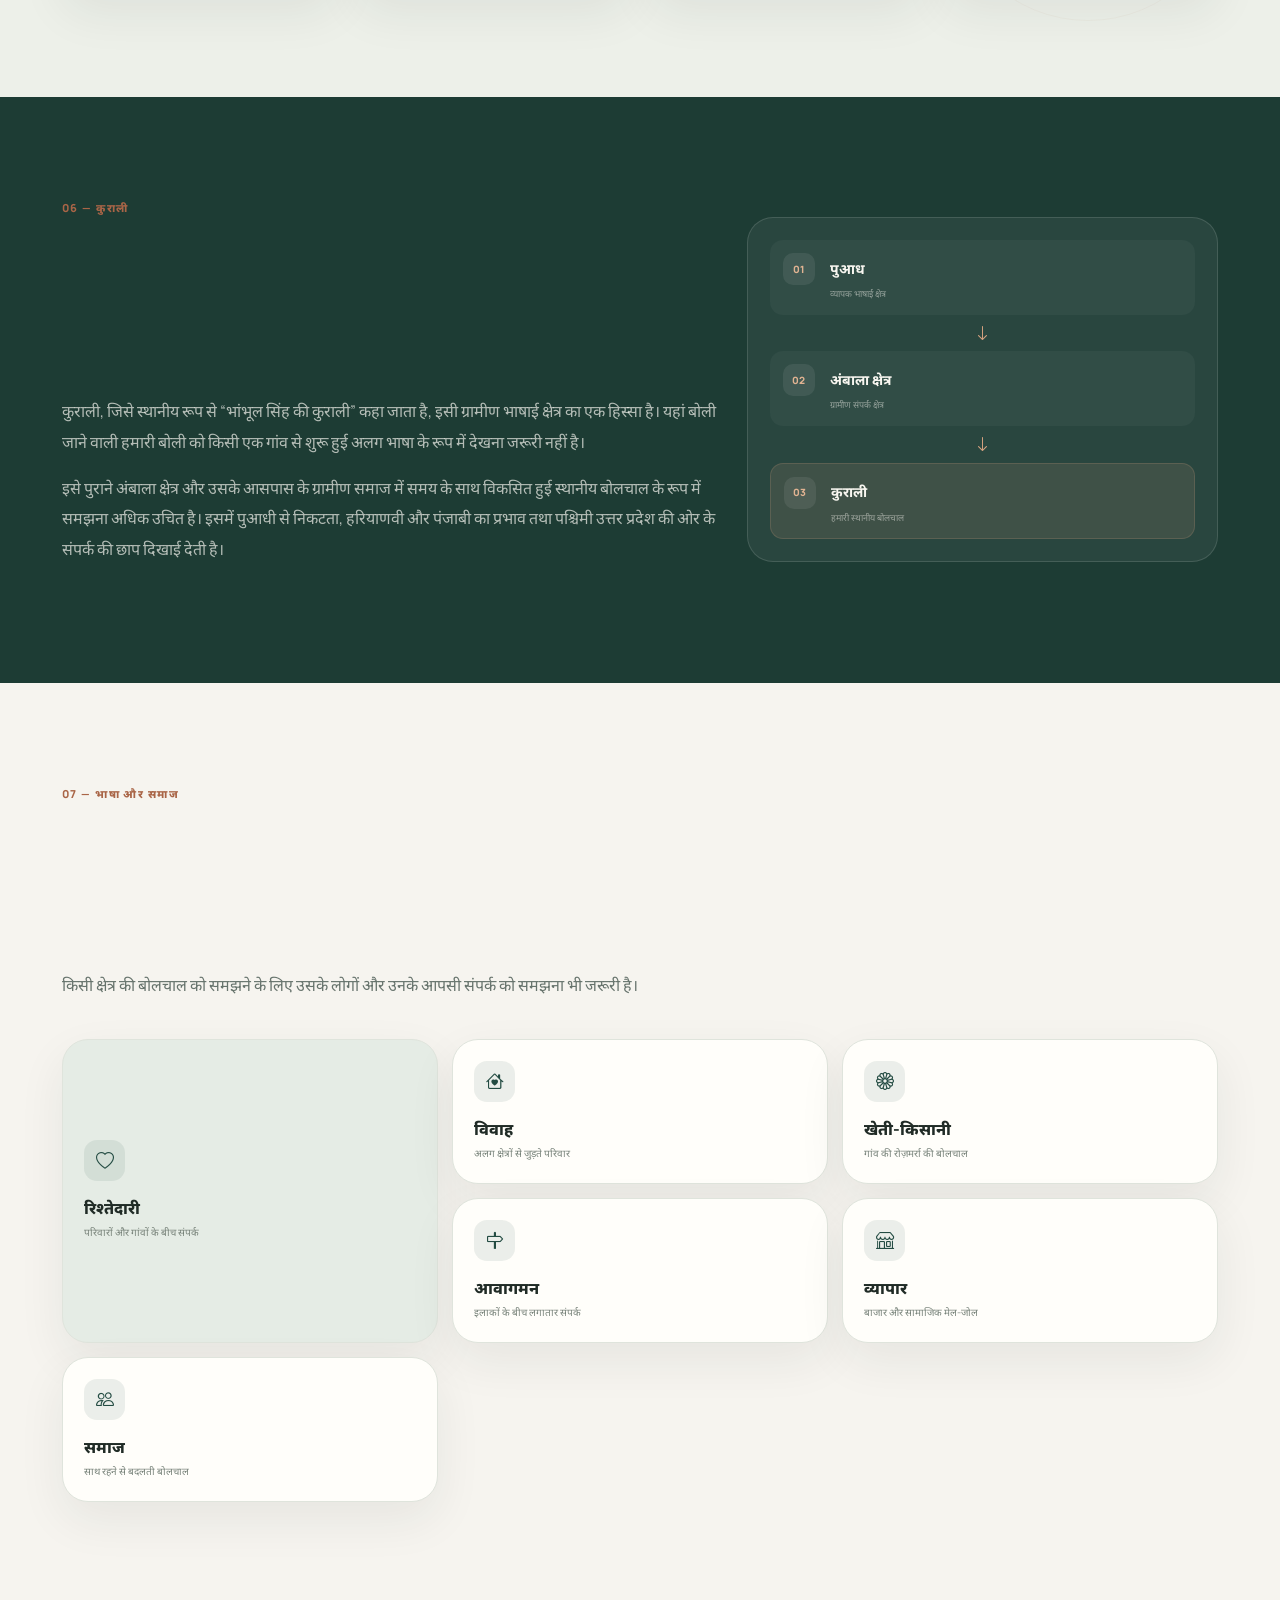
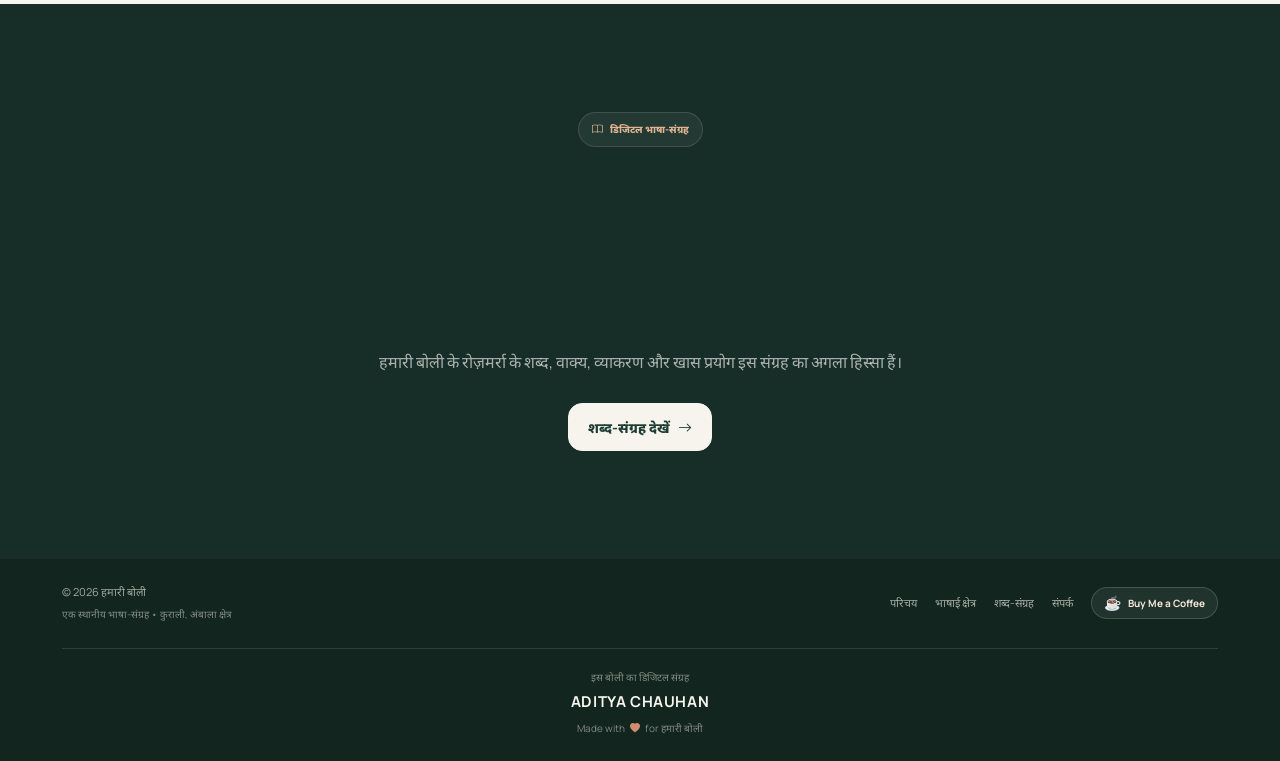
<file: bhashai-kshetra.html>
<!doctype html>
<html lang="hi">
  <head>
    <meta charset="utf-8">
    <meta name="viewport" content="width=device-width,initial-scale=1">

    
    <!-- =========================
     SEO — BHASHAI KSHETRA
    ========================= -->

    <title>North Haryana की बोली और भाषाई क्षेत्र | हमारी बोली</title>

    <meta
      name="description"
      content="North Haryana और पुराने अंबाला क्षेत्र की स्थानीय बोलचाल का भाषाई क्षेत्र समझें। हरियाणवी, पंजाबी, पहाड़ी और पश्चिमी उत्तर प्रदेश के भाषाई प्रभाव, स्थानीय शब्दों और क्षेत्रीय विविधताओं के बारे में जानें।"
    >

    <meta
    name="keywords"
    content="
      हमारी बोली,
      North Haryana dialect,
      North Haryana language,
      North Haryana boli,
      Haryana dialect,
      Haryana local dialect,
      Haryana language,
      Ambala dialect,
      Ambala boli,
      Kurali boli,
      Kurali dialect,
      Naraingarh dialect,
      Naraingarh boli,
      Panchkula dialect,
      Panchkula boli,
      Yamunanagar dialect,
      Yamunanagar boli,
      Kurukshetra dialect,
      Kurukshetra boli,
      Karnal dialect,
      Karnal boli,
      Saharanpur dialect,
      Saharanpur boli,
      Roopnagar dialect,
      Ropar dialect,
      Ropar boli,
      Rupnagar boli,
      Mohali dialect,
      Mohali boli,
      Dera Bassi dialect,
      Derabassi boli,
      Punjab Haryana dialect,
      Haryana Punjab border dialect,
      North Haryana Punjab dialect,
      local dialect Haryana,
      local language Haryana,
      हरियाणा की बोली,
      उत्तर हरियाणा की बोली,
      अंबाला की बोली,
      कुराली की बोली,
      नारायणगढ़ की बोली,
      पंचकूला की बोली,
      यमुनानगर की बोली,
      कुरुक्षेत्र की बोली,
      करनाल की बोली,
      सहारनपुर की बोली,
      रोपड़ की बोली,
      रूपनगर की बोली,
      मोहाली की बोली,
      डेराबस्सी की बोली,
      स्थानीय बोली,
      स्थानीय भाषा,
      हरियाणा के स्थानीय शब्द,
      उत्तर हरियाणा के शब्द,
      हरियाणवी शब्द,
      पंजाबी प्रभाव,
      हरियाणा पंजाबी बोली
    "
  >

    <meta name="author" content="Aditya Chauhan">

    <meta
      name="robots"
      content="index, follow, max-image-preview:large, max-snippet:-1, max-video-preview:-1"
    >

    <meta
      name="language"
      content="Hindi"
    >

    <meta
      name="geo.region"
      content="IN-HR"
    >

    <meta
      name="geo.placename"
      content="Ambala, Haryana, India"
    >

    <link
      rel="canonical"
      href="https://chauhan07.github.io/ambalvi-dialect/bhashai-kshetra.html"
    >


    <!-- Open Graph -->

    <meta
      property="og:type"
      content="article"
    >

    <meta
      property="og:title"
      content="North Haryana की बोली और भाषाई क्षेत्र"
    >

    <meta
      property="og:description"
      content="पुराने अंबाला क्षेत्र और North Haryana की स्थानीय बोलचाल का भाषाई विस्तार, क्षेत्रीय प्रभाव और स्थानीय विविधताओं को समझने वाला संग्रह।"
    >

    <meta
      property="og:url"
      content="https://chauhan07.github.io/ambalvi-dialect/bhashai-kshetra.html"
    >

    <meta
      property="og:site_name"
      content="हमारी बोली"
    >

    <meta
      property="og:locale"
      content="hi_IN"
    >

    <meta
      property="og:image"
      content="https://chauhan07.github.io/ambalvi-dialect/images/og-image.png"
    >

    <meta
      property="og:image:alt"
      content="North Haryana का भाषाई क्षेत्र — हमारी बोली"
    >


    <!-- Twitter / X -->

    <meta
      name="twitter:card"
      content="summary_large_image"
    >

    <meta
      name="twitter:title"
      content="North Haryana की बोली और भाषाई क्षेत्र"
    >

    <meta
      name="twitter:description"
      content="अंबाला, कुराली और North Haryana क्षेत्र की स्थानीय बोलचाल के भाषाई क्षेत्र और प्रभावों का परिचय।"
    >

    <meta
      name="twitter:image"
      content="https://chauhan07.github.io/ambalvi-dialect/images/og-image.png"
    >



    <link rel="preconnect" href="https://fonts.googleapis.com">
    <link rel="preconnect" href="https://fonts.gstatic.com" crossorigin>

    <link
      href="https://fonts.googleapis.com/css2?family=Manrope:wght@400;500;600;700;800&family=Noto+Sans+Devanagari:wght@400;500;600;700;800&display=swap"
      rel="stylesheet"
    >

    <link
      href="https://cdn.jsdelivr.net/npm/bootstrap@5.3.3/dist/css/bootstrap.min.css"
      rel="stylesheet"
    >

    <link
      href="https://cdn.jsdelivr.net/npm/bootstrap-icons@1.11.3/font/bootstrap-icons.css"
      rel="stylesheet"
    >

    <link rel="stylesheet" href="./style.css">
  </head>

  <body>

    <!-- =========================
         NAVBAR
    ========================== -->

    <nav aria-label="मुख्य नेविगेशन" class="navbar navbar-expand-lg navbar-dark fixed-top site-nav">
      <div class="container">
        <a class="navbar-brand" href="#home" aria-label="Ambalvi Dialect">
            <img src="./images/logo-ambalvi-dialect.png" alt="">
        </a>
        
        <button class="navbar-toggler border-0 shadow-none" type="button" data-bs-toggle="collapse" data-bs-target="#mainNav" aria-controls="mainNav" aria-expanded="false" aria-label="मुख्य मेनू"><span class="navbar-toggler-icon"></span>
        </button>
        <div class="collapse navbar-collapse" id="mainNav">

          <ul class="navbar-nav ms-auto align-items-lg-center gap-lg-1">

            <li><a class="nav-link" href="index.html#about">परिचय</a></li>

            <li><a class="nav-link" href="index.html#pronouns">सर्वनाम</a></li>

            <li><a class="nav-link active" href="bhashai-kshetra.html">भाषाई क्षेत्र</a></li>

            <li><a class="nav-link" href="index.html#daily">शब्द-संग्रह</a></li>

            <li><a class="nav-link" href="index.html#grammar">व्याकरण</a></li>

            <li><a class="nav-link" href="index.html#special">खास प्रयोग</a></li>

            <li><a class="nav-link nav-cta" href="contact.html">संपर्क<i class="bi bi-arrow-right"></i></a></li>

          </ul>

        </div>
      </div>
    </nav>


    <!-- =========================
         HERO
    ========================== -->

    <header class="language-hero">

      <div class="hero-glow glow-one"></div>
      <div class="hero-glow glow-two"></div>

      <div class="container position-relative">

        <div class="row align-items-center language-hero-row">

          <div class="col-lg-8">

            <div class="eyebrow">
              <span></span>
              अंबाला • पुआध • हमारी बोली
            </div>

            <h1>
              अंबालवी बोली<br>
              <em>कहाँ से जुड़ती है?</em>
            </h1>

            <p class="hero-lead">
              अंबालवी बोली की अपनी कोई स्थापित नाम-पहचान नहीं है,
              लेकिन इसके शब्दों, उच्चारण और बोलने के ढंग में
              आसपास के बड़े भाषाई क्षेत्र की आवाज़ साफ दिखाई देती है।
            </p>

            <div class="hero-language-pills">
              <span>पुआधी</span>
              <span>हरियाणवी प्रभाव</span>
              <span>पंजाबी प्रभाव</span>
              <span>स्थानीय बोलचाल</span>
            </div>

          </div>

          <div class="col-lg-4 d-none d-lg-block">

            <div class="language-hero-card">

              <div class="language-card-top">
                <span>भाषाई संबंध</span>
                <i class="bi bi-diagram-3"></i>
              </div>

              <div class="language-card-main">
                <small>सबसे निकट संबंध</small>
                <strong>पुआधी</strong>
              </div>

              <div class="language-card-line"></div>

              <div class="language-card-bottom">
                <span>अंबाला क्षेत्र</span>
                <i class="bi bi-arrow-right"></i>
                <span>अंबालवी बोली</span>
              </div>

            </div>

          </div>

        </div>

      </div>

      <a class="scroll-hint" href="#identity">
        <span></span>
        नीचे पढ़ें
      </a>

    </header>


    <main>


      <!-- =========================
           01 IDENTITY
      ========================== -->

      <section id="identity" class="section section-light">

        <div class="container">

          <div class="section-heading">

            <div class="section-kicker">
              01 — पहचान
            </div>

            <h2>
              अंबालवी बोली का कोई<br>
              <span>एक तय नाम नहीं है।</span>
            </h2>

            <p>
              यह बात इस बोली को समझने के लिए सबसे पहले जानना जरूरी है।
            </p>

          </div>


          <div class="row g-4">

            <div class="col-lg-7">

              <div class="language-story-card">

                <div class="language-story-number">
                  01
                </div>

                <h3>
                  नाम से ज्यादा, यह अपनी बोलचाल है।
                </h3>

                <p>
                  अंबालवी बोली अंबाला क्षेत्र के ग्रामीण इलाकों में
                  बोली जाने वाली स्थानीय बोलचाल है। इसका कोई ऐसा
                  निश्चित या सर्वमान्य नाम नहीं है, जैसा कि हरियाणा
                  और पंजाब के कई दूसरे क्षेत्रों की बोलियों के साथ
                  देखने को मिलता है।
                </p>

                <p>
                  हरियाणा के अलग-अलग क्षेत्रों में बांगरू, देशवाली
                  और बागड़ी जैसी बोलियों के नाम प्रचलित हैं। इसी तरह
                  पंजाब के अलग-अलग इलाकों में मालवी, दोआबी और माझी
                  जैसी भाषाई पहचानें देखने को मिलती हैं।
                </p>

                <p>
                  इसके विपरीत, अंबाला क्षेत्र में बोली जाने वाली
                  हमारी स्थानीय बोलचाल की अलग से कोई स्थापित नाम-पहचान
                  नहीं बनी। स्थानीय लोगों के लिए यह किसी औपचारिक
                  भाषाई नाम से ज्यादा उनकी अपनी रोज़मर्रा की
                  <b>“बोली”</b> है।
                </p>

              </div>

            </div>


            <div class="col-lg-5">

              <div class="identity-side-card">

                <div class="identity-icon">
                  <i class="bi bi-chat-quote"></i>
                </div>

                <span class="small-label">
                  दूसरी बोलियों की तरह
                </span>

                <h3>
                  नाम अलग हो सकते हैं,<br>
                  बोलचाल अपनी होती है।
                </h3>

                <div class="dialect-name-list">

                  <div>
                    <span>हरियाणा</span>
                    <b>बांगरू</b>
                  </div>

                  <div>
                    <span>हरियाणा</span>
                    <b>देशवाली</b>
                  </div>

                  <div>
                    <span>हरियाणा</span>
                    <b>बागड़ी</b>
                  </div>

                  <div>
                    <span>पंजाब</span>
                    <b>मालवी</b>
                  </div>

                  <div>
                    <span>पंजाब</span>
                    <b>दोआबी</b>
                  </div>

                  <div>
                    <span>पंजाब</span>
                    <b>माझी</b>
                  </div>

                  <div class="highlight">
                    <span>अंबाला क्षेत्र</span>
                    <b>अंबालवी बोली</b>
                  </div>

                </div>

              </div>

            </div>

          </div>

        </div>

      </section>


      <!-- =========================
           02 PUADHI CONNECTION
      ========================== -->

      <section id="puadhi" class="section section-soft">

        <div class="container">

          <div class="section-heading">

            <div class="section-kicker">
              02 — भाषाई संबंध
            </div>

            <h2>
              हमारी बोली का सबसे<br>
              <span>निकट संबंध पुआधी से।</span>
            </h2>

            <p>
              अंबाला क्षेत्र की हमारी बोली को समझने में पुआधी
              का संदर्भ एक महत्वपूर्ण कड़ी बनता है।
            </p>

          </div>


          <div class="row g-4 align-items-stretch">

            <div class="col-lg-5">

              <div class="puadhi-feature-card">

                <div class="puadhi-icon">
                  <i class="bi bi-signpost-2"></i>
                </div>

                <span class="small-label">
                  Puadhi Dialect
                </span>

                <h3>
                  पुआधी
                </h3>

                <p>
                  पुआधी एक व्यापक भाषाई क्षेत्र की बोली है,
                  जिसका संबंध अंबाला और उसके आसपास के क्षेत्रों
                  की बोलचाल से भी दिखाई देता है।
                </p>

                <div class="puadhi-tags">
                  <span>पंजाब</span>
                  <span>हरियाणा</span>
                  <span>अंबाला क्षेत्र</span>
                  <span>पुआध</span>
                </div>

              </div>

            </div>


            <div class="col-lg-7">

              <div class="contact-region-card">

                <div class="contact-region-top">

                  <div>
                    <span class="small-label">
                      एक बड़ा संपर्क-क्षेत्र
                    </span>

                    <h3>
                      भाषा की सीमाएँ हमेशा<br>
                      प्रशासनिक सीमाएँ नहीं होतीं।
                    </h3>
                  </div>

                  <i class="bi bi-globe2"></i>

                </div>


                <p>
                  इस व्यापक क्षेत्र में लंबे समय से लोगों का
                  आपसी आना-जाना, रिश्तेदारी, विवाह, खेती-किसानी,
                  व्यापार और सामाजिक संपर्क रहा है। इसी कारण
                  अलग-अलग इलाकों की बोलचाल में शब्दों और
                  उच्चारणों की समानताएँ दिखाई देती हैं।
                </p>


                <div class="region-flow">

                  <span>पंजाब</span>
                  <i class="bi bi-arrow-right"></i>

                  <span>पुआध</span>
                  <i class="bi bi-arrow-right"></i>

                  <span>अंबाला</span>
                  <i class="bi bi-arrow-right"></i>

                  <span>हमारी बोली</span>

                </div>

              </div>

            </div>

          </div>


          <div class="area-strip mt-4">

            <div class="area-strip-label">
              <i class="bi bi-geo-alt"></i>
              संपर्क वाले क्षेत्र
            </div>

            <div class="area-tags">

              <span>अंबाला</span>
              <span>रोपड़</span>
              <span>यमुनानगर</span>
              <span>पंचकूला</span>
              <span>कर्णाल के कुछ क्षेत्र</span>
              <span>कैथल के कुछ क्षेत्र</span>
              <span>कुरुक्षेत्र के कुछ क्षेत्र</span>
              <span>निचला सहारनपुर</span>
              <span>पटियाला के कुछ क्षेत्र</span>
              <span>नाहन की ओर</span>
              <span>नालागढ़ की ओर</span>

            </div>

          </div>

        </div>

      </section>


      <!-- =========================
           03 WEST EAST PUADHI
      ========================== -->

      <section id="variation" class="section section-dark">

        <div class="container">

          <div class="section-heading light">

            <div class="section-kicker">
              03 — क्षेत्रीय रूप
            </div>

            <h2>
              एक पुआध,<br>
              <span>बोलने के अलग रंग।</span>
            </h2>

            <p>
              पुआधी बोलचाल में भी क्षेत्र के अनुसार फर्क दिखाई देता है।
              एक तरफ पंजाबी का प्रभाव ज्यादा दिखाई देता है, तो दूसरी
              तरफ हरियाणवी और हिंदी का।
            </p>

          </div>


          <div class="puadhi-direction">

            <div class="direction-card west">

              <div class="direction-top">

                <div>
                  <small>पश्चिमी रूप</small>
                  <h3>पश्चिमी पुआधी</h3>
                </div>

                <div class="direction-icon">
                  <i class="bi bi-arrow-left"></i>
                </div>

              </div>

              <p>
                घग्गर के बाईं ओर, मोहाली और रोपड़ की तरफ के
                क्षेत्रों में पुआधी की बोलचाल में पंजाबी का
                प्रभाव अधिक दिखाई देता है।
              </p>

              <div class="direction-tags">
                <span>पंजाबी प्रभाव</span>
                <span>शब्दों का अलग रूप</span>
                <span>उच्चारण में फर्क</span>
              </div>

            </div>


            <div class="direction-center">
              <span>घग्गर</span>
              <i class="bi bi-arrow-left-right"></i>
              <small>भाषाई बदलाव</small>
            </div>


            <div class="direction-card east">

              <div class="direction-top">

                <div>
                  <small>पूर्वी रूप</small>
                  <h3>पूर्वी पुआधी</h3>
                </div>

                <div class="direction-icon">
                  <i class="bi bi-arrow-right"></i>
                </div>

              </div>

              <p>
                घग्गर के दाईं ओर के क्षेत्रों में पुआधी की
                बोलचाल में हरियाणवी और हिंदी की छाप अधिक
                स्पष्ट दिखाई देती है।
              </p>

              <div class="direction-tags">
                <span>हरियाणवी प्रभाव</span>
                <span>हिंदी प्रभाव</span>
                <span>स्थानीय रूप</span>
              </div>

            </div>

          </div>

        </div>

      </section>


      <!-- =========================
           04 SAME SENTENCE
      ========================== -->

      <section id="example" class="section section-light">

        <div class="container">

          <div class="section-heading">

            <div class="section-kicker">
              04 — एक ही बात
            </div>

            <h2>
              भाषा बदलती है,<br>
              <span>भाव वही रहता है।</span>
            </h2>

            <p>
              एक ही बातचीत को अलग-अलग रूपों में सुनने पर
              क्षेत्रीय अंतर और भी साफ दिखाई देता है।
            </p>

          </div>


          <div class="same-sentence-card">

            <div class="sentence-context">

              <span>हिंदी</span>

              <p>
                “अरे, तुम लोग आए हुए हो, तुमने बताया ही नहीं कि
                तुम आने वाले हो। मुझे पता होता तो मैं कुछ तैयारी
                करके रखता, खाने-पीने की तुम लोगों के लिए।
                खैर, और बताओ, घर-परिवार में सब ठीक है?”
              </p>

            </div>


            <div class="regional-versions">

              <div class="regional-card west-version">

                <div class="regional-card-head">

                  <div>
                    <small>पंजाबी प्रभाव</small>
                    <h3>पश्चिमी पुआधी</h3>
                  </div>

                  <i class="bi bi-chat-left-quote"></i>

                </div>

                <p>
                  “पाई थुमे आए होए हो, थुमे दसेया ही नी कि
                  आने वाले हो। सानूं पता हुंदा, असीं कुछ त्यारी
                  करके रखदे, खाण-पीण दी थोड़्डे लई। खैर और दस्सो,
                  घर-परिवार सब वधिया?”
                </p>

              </div>


              <div class="regional-card east-version">

                <div class="regional-card-head">

                  <div>
                    <small>हरियाणवी / हिंदी प्रभाव</small>
                    <h3>पूर्वी पुआधी</h3>
                  </div>

                  <i class="bi bi-chat-left-quote"></i>

                </div>

                <p>
                  “रे थाम आए होए, थामने बताया ही ना कि थम आण वाले
                  हो। मन्नु पता होंदा, हम कुछ त्यारी करके रखते
                  खाण-पीण की। छोड़ो, चलो और बताओ, घर-बार सब ठीक?”
                </p>

              </div>

            </div>

          </div>

        </div>

      </section>


      <!-- =========================
           05 WHAT CHANGES
      ========================== -->

      <section id="differences" class="section section-soft">

        <div class="container">

          <div class="section-heading">

            <div class="section-kicker">
              05 — अंतर कहाँ दिखता है?
            </div>

            <h2>
              शब्द वही भाव रखते हैं,<br>
              <span>रूप बदल जाता है।</span>
            </h2>

          </div>


          <div class="row g-4">

            <div class="col-md-6 col-lg-3">

              <div class="difference-card">

                <div class="difference-number">
                  01
                </div>

                <i class="bi bi-type"></i>

                <h3>
                  शब्द
                </h3>

                <p>
                  एक ही अर्थ के लिए अलग-अलग क्षेत्रों में
                  अलग शब्द या शब्द-रूप सुनाई दे सकते हैं।
                </p>

              </div>

            </div>


            <div class="col-md-6 col-lg-3">

              <div class="difference-card">

                <div class="difference-number">
                  02
                </div>

                <i class="bi bi-soundwave"></i>

                <h3>
                  उच्चारण
                </h3>

                <p>
                  शब्द वही हो सकता है, लेकिन बोलने का ढंग
                  और आवाज़ का स्वर क्षेत्र के साथ बदल सकता है।
                </p>

              </div>

            </div>


            <div class="col-md-6 col-lg-3">

              <div class="difference-card">

                <div class="difference-number">
                  03
                </div>

                <i class="bi bi-chat-square-text"></i>

                <h3>
                  वाक्य
                </h3>

                <p>
                  सर्वनाम, क्रिया और छोटे-छोटे वाक्य-रूप
                  स्थानीय संपर्क के अनुसार अलग हो सकते हैं।
                </p>

              </div>

            </div>


            <div class="col-md-6 col-lg-3">

              <div class="difference-card">

                <div class="difference-number">
                  04
                </div>

                <i class="bi bi-people"></i>

                <h3>
                  संपर्क
                </h3>

                <p>
                  रिश्तेदारी, विवाह, व्यापार और आवागमन
                  नई शब्दावली को बोलचाल में लाते रहते हैं।
                </p>

              </div>

            </div>

          </div>

        </div>

      </section>


      <!-- =========================
           06 KURALI
      ========================== -->

      <section id="kurali" class="section section-dark">

        <div class="container">

          <div class="row align-items-center g-5">

            <div class="col-lg-7">

              <div class="section-kicker">
                06 — कुराली
              </div>

              <h2 class="kurali-title">
                बड़े भाषाई क्षेत्र में<br>
                <span>कुराली की अपनी आवाज़।</span>
              </h2>

              <p class="kurali-text">
                कुराली, जिसे स्थानीय रूप से “भांभूल सिंह की कुराली”
                कहा जाता है, इसी ग्रामीण भाषाई क्षेत्र का एक हिस्सा है।
                यहां बोली जाने वाली हमारी बोली को किसी एक गांव से
                शुरू हुई अलग भाषा के रूप में देखना जरूरी नहीं है।
              </p>

              <p class="kurali-text">
                इसे पुराने अंबाला क्षेत्र और उसके आसपास के ग्रामीण
                समाज में समय के साथ विकसित हुई स्थानीय बोलचाल के
                रूप में समझना अधिक उचित है। इसमें पुआधी से निकटता,
                हरियाणवी और पंजाबी का प्रभाव तथा पश्चिमी उत्तर प्रदेश
                की ओर के संपर्क की छाप दिखाई देती है।
              </p>

            </div>


            <div class="col-lg-5">

              <div class="kurali-path-card">

                <div class="path-item">
                  <span>01</span>
                  <b>पुआध</b>
                  <small>व्यापक भाषाई क्षेत्र</small>
                </div>

                <i class="bi bi-arrow-down"></i>

                <div class="path-item">
                  <span>02</span>
                  <b>अंबाला क्षेत्र</b>
                  <small>ग्रामीण संपर्क क्षेत्र</small>
                </div>

                <i class="bi bi-arrow-down"></i>

                <div class="path-item active">
                  <span>03</span>
                  <b>कुराली</b>
                  <small>हमारी स्थानीय बोलचाल</small>
                </div>

              </div>

            </div>

          </div>

        </div>

      </section>


      <!-- =========================
           07 CULTURE
      ========================== -->

      <section id="culture" class="section section-light">

        <div class="container">

          <div class="section-heading">

            <div class="section-kicker">
              07 — भाषा और समाज
            </div>

            <h2>
              बोली सिर्फ शब्दों से नहीं,<br>
              <span>लोगों के मेल से बनती है।</span>
            </h2>

            <p>
              किसी क्षेत्र की बोलचाल को समझने के लिए उसके लोगों
              और उनके आपसी संपर्क को समझना भी जरूरी है।
            </p>

          </div>


          <div class="culture-grid">

            <div class="culture-card">
              <i class="bi bi-heart"></i>
              <strong>रिश्तेदारी</strong>
              <span>परिवारों और गांवों के बीच संपर्क</span>
            </div>

            <div class="culture-card">
              <i class="bi bi-house-heart"></i>
              <strong>विवाह</strong>
              <span>अलग क्षेत्रों से जुड़ते परिवार</span>
            </div>

            <div class="culture-card">
              <i class="bi bi-flower1"></i>
              <strong>खेती-किसानी</strong>
              <span>गांव की रोज़मर्रा की बोलचाल</span>
            </div>

            <div class="culture-card">
              <i class="bi bi-signpost"></i>
              <strong>आवागमन</strong>
              <span>इलाकों के बीच लगातार संपर्क</span>
            </div>

            <div class="culture-card">
              <i class="bi bi-shop"></i>
              <strong>व्यापार</strong>
              <span>बाजार और सामाजिक मेल-जोल</span>
            </div>

            <div class="culture-card">
              <i class="bi bi-people"></i>
              <strong>समाज</strong>
              <span>साथ रहने से बदलती बोलचाल</span>
            </div>

          </div>

        </div>

      </section>


      <!-- =========================
           CTA
      ========================== -->

      <section class="language-archive-cta">

        <div class="container">

          <div class="language-archive-inner">

            <div class="archive-badge">
              <i class="bi bi-book"></i>
              डिजिटल भाषा-संग्रह
            </div>

            <h2>
              क्षेत्र को समझ लिया,<br>
              अब <em>बोली के शब्द सुनिए।</em>
            </h2>

            <p>
              हमारी बोली के रोज़मर्रा के शब्द, वाक्य, व्याकरण
              और खास प्रयोग इस संग्रह का अगला हिस्सा हैं।
            </p>

            <a
              href="index.html#daily"
              class="btn btn-light btn-lg"
            >
              शब्द-संग्रह देखें
              <i class="bi bi-arrow-right"></i>
            </a>

          </div>

        </div>

      </section>

    </main>


  <!-- =========================
       FOOTER
  ========================== -->

    <footer class="site-footer">

        <div class="container">

            <div class="footer-main">

            <div>
                <span>
                © <span id="year"></span> हमारी बोली
                </span>

                <small>
                एक स्थानीय भाषा-संग्रह • कुराली, अंबाला क्षेत्र
                </small>
            </div>

            <div class="footer-links">

                <a href="index.html">
                परिचय
                </a>

                <a href="bhashai-kshetra.html">
                भाषाई क्षेत्र
                </a>

                <a href="index.html#daily">
                शब्द-संग्रह
                </a>

                <a href="contact.html">
                संपर्क
                </a>

                <!-- Buy Me a Coffee -->
                <a
                href="https://buymeacoffee.com/devxaditya"
                target="_blank"
                rel="noopener noreferrer"
                class="footer-coffee"
                >
                <span>☕</span>
                <span>Buy Me a Coffee</span>
                </a>

            </div>

            </div>


            <div class="site-credit">

            <span>
                इस बोली का डिजिटल संग्रह
            </span>

            <strong>
                ADITYA CHAUHAN
            </strong>

            <small>
                Made with
                <i class="bi bi-heart-fill"></i>
                for हमारी बोली
            </small>

            </div>

        </div>

    </footer>


    <script src="https://cdn.jsdelivr.net/npm/bootstrap@5.3.3/dist/js/bootstrap.bundle.min.js"></script>
    <script src="script.js"></script>

  </body>
</html>
</file>
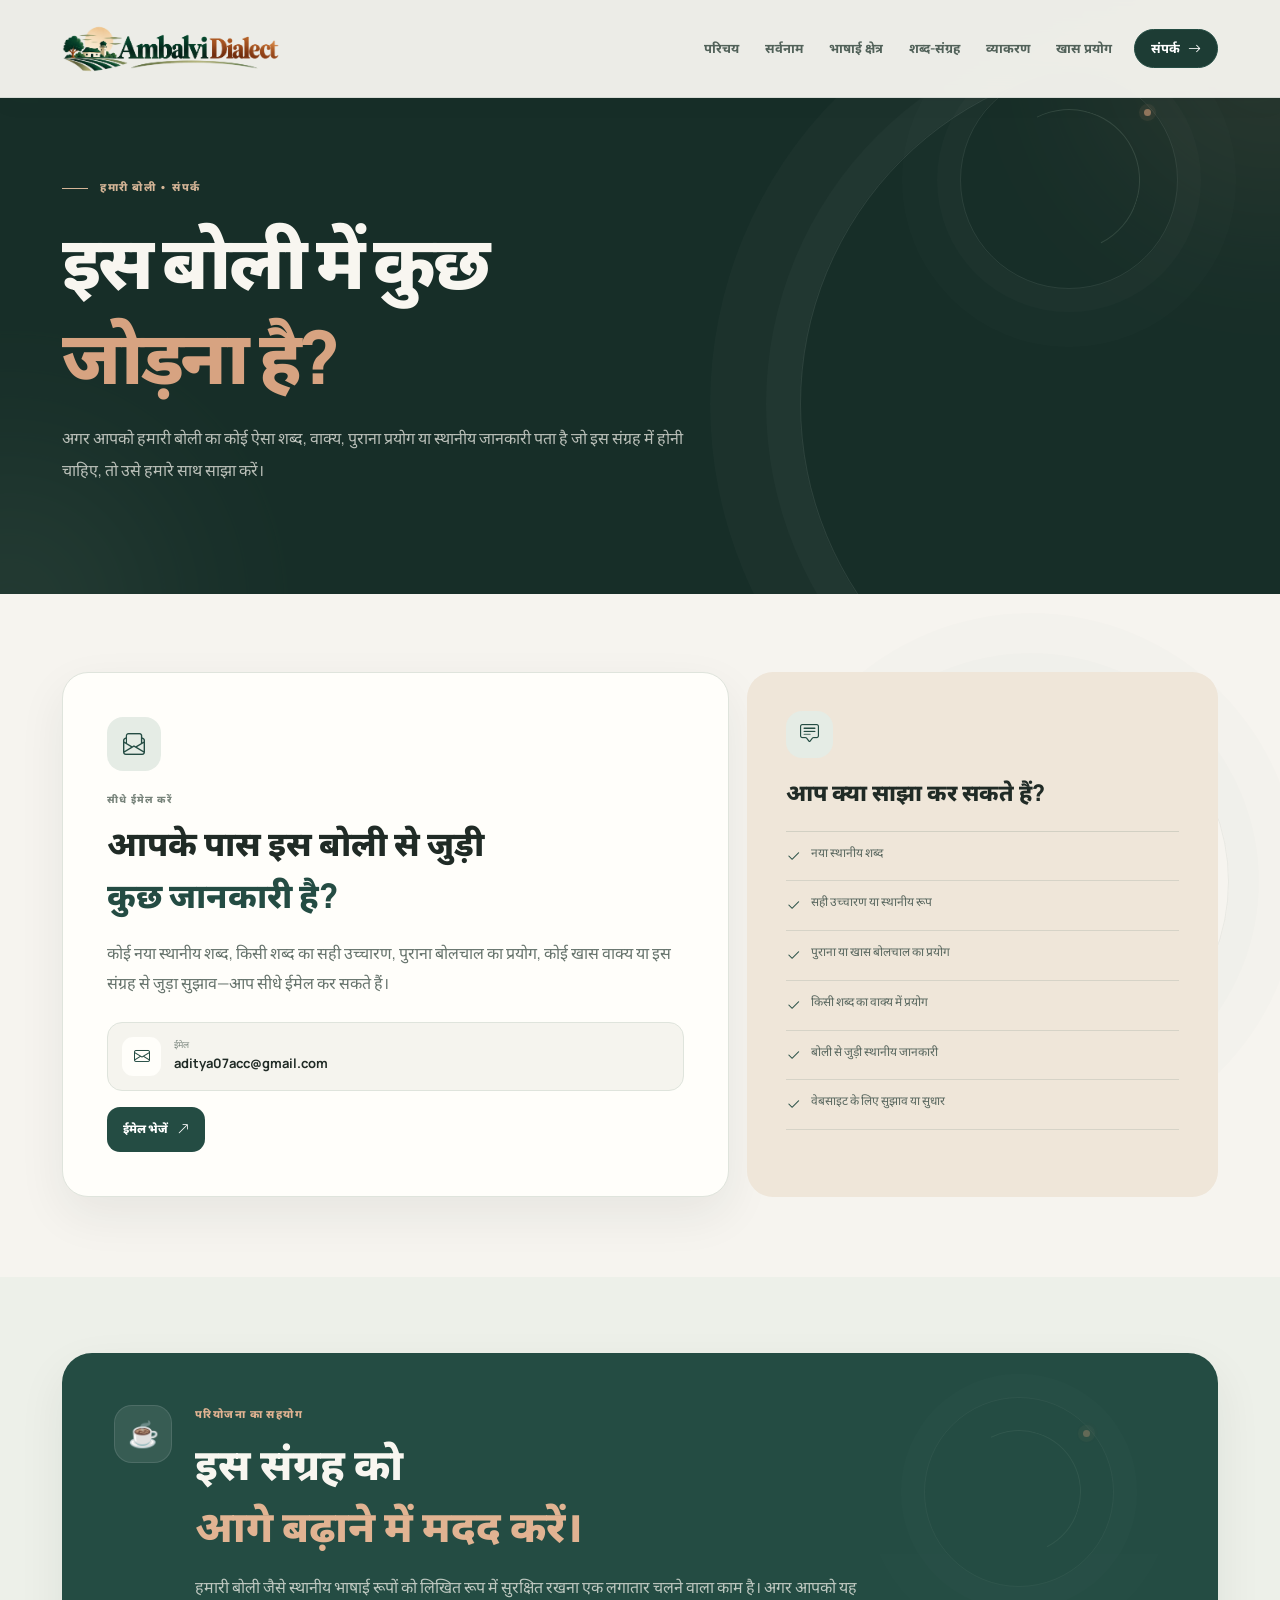
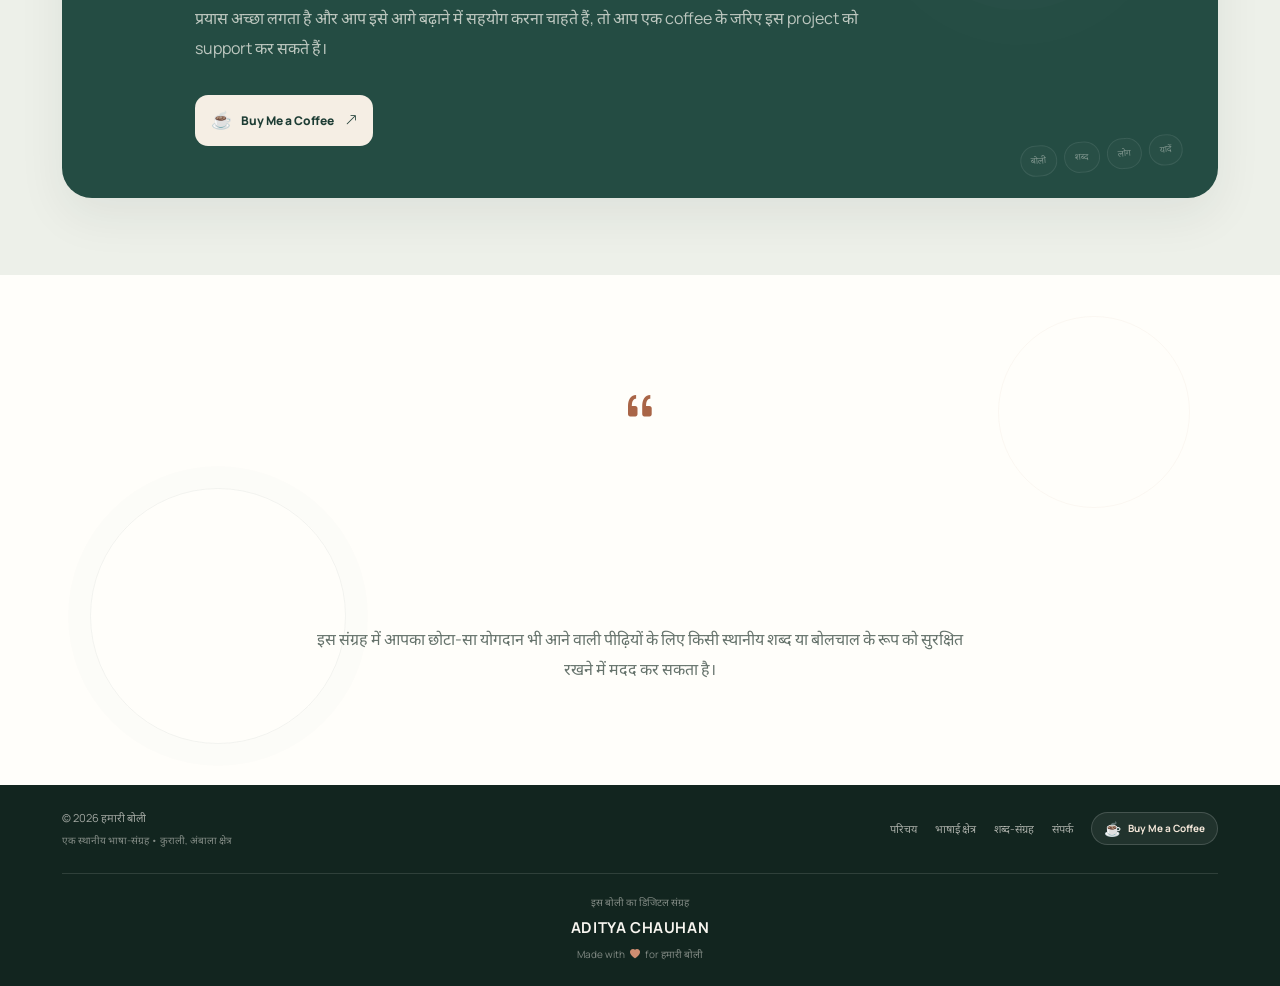
<file: contact.html>
<!doctype html>
<html lang="hi">
<head>
  <meta charset="utf-8">
  <meta name="viewport" content="width=device-width,initial-scale=1">

    <!-- =========================
     SEO — CONTACT
    ========================= -->

    <title>संपर्क करें | हमारी बोली — North Haryana भाषा-संग्रह</title>

    <meta
    name="description"
    content="हमारी बोली के डिजिटल भाषा-संग्रह में स्थानीय शब्द, वाक्य, उच्चारण, पुराने बोलचाल के प्रयोग या क्षेत्रीय जानकारी जोड़ने के लिए संपर्क करें।"
    >

    <meta
    name="keywords"
    content="
        हमारी बोली,
        North Haryana dialect,
        North Haryana language,
        North Haryana boli,
        Haryana dialect,
        Haryana local dialect,
        Haryana language,
        Ambala dialect,
        Ambala boli,
        Kurali boli,
        Kurali dialect,
        Naraingarh dialect,
        Naraingarh boli,
        Panchkula dialect,
        Panchkula boli,
        Yamunanagar dialect,
        Yamunanagar boli,
        Kurukshetra dialect,
        Kurukshetra boli,
        Karnal dialect,
        Karnal boli,
        Saharanpur dialect,
        Saharanpur boli,
        Roopnagar dialect,
        Ropar dialect,
        Ropar boli,
        Rupnagar boli,
        Mohali dialect,
        Mohali boli,
        Dera Bassi dialect,
        Derabassi boli,
        Punjab Haryana dialect,
        Haryana Punjab border dialect,
        North Haryana Punjab dialect,
        local dialect Haryana,
        local language Haryana,
        हरियाणा की बोली,
        उत्तर हरियाणा की बोली,
        अंबाला की बोली,
        कुराली की बोली,
        नारायणगढ़ की बोली,
        पंचकूला की बोली,
        यमुनानगर की बोली,
        कुरुक्षेत्र की बोली,
        करनाल की बोली,
        सहारनपुर की बोली,
        रोपड़ की बोली,
        रूपनगर की बोली,
        मोहाली की बोली,
        डेराबस्सी की बोली,
        स्थानीय बोली,
        स्थानीय भाषा,
        हरियाणा के स्थानीय शब्द,
        उत्तर हरियाणा के शब्द,
        हरियाणवी शब्द,
        पंजाबी प्रभाव,
        हरियाणा पंजाबी बोली
    "
    >

    <meta name="author" content="Aditya Chauhan">

    <meta
    name="robots"
    content="index, follow, max-image-preview:large, max-snippet:-1, max-video-preview:-1"
    >

    <meta
    name="language"
    content="Hindi"
    >

    <meta
    name="geo.region"
    content="IN-HR"
    >

    <meta
    name="geo.placename"
    content="Kurali, Ambala, Haryana, India"
    >

    <link
    rel="canonical"
    href="https://chauhan07.github.io/ambalvi-dialect/contact.html"
    >


    <!-- Open Graph -->

    <meta
    property="og:type"
    content="website"
    >

    <meta
    property="og:title"
    content="संपर्क करें — हमारी बोली"
    >

    <meta
    property="og:description"
    content="North Haryana और अंबाला क्षेत्र की स्थानीय बोली के शब्द, वाक्य, उच्चारण और जानकारी साझा करने के लिए हमारी बोली से संपर्क करें।"
    >

    <meta
    property="og:url"
    content="https://chauhan07.github.io/ambalvi-dialect/contact.html"
    >

    <meta
    property="og:site_name"
    content="हमारी बोली"
    >

    <meta
    property="og:locale"
    content="hi_IN"
    >

    <meta
    property="og:image"
    content="https://chauhan07.github.io/ambalvi-dialect/images/og-image.png"
    >

    <meta
    property="og:image:alt"
    content="हमारी बोली — संपर्क और सहयोग"
    >


    <!-- Twitter / X -->

    <meta
    name="twitter:card"
    content="summary_large_image"
    >

    <meta
    name="twitter:title"
    content="संपर्क करें — हमारी बोली"
    >

    <meta
    name="twitter:description"
    content="स्थानीय शब्द, वाक्य, उच्चारण और North Haryana की बोलचाल से जुड़ी जानकारी साझा करें।"
    >

    <meta
    name="twitter:image"
    content="https://chauhan07.github.io/ambalvi-dialect/images/og-image.png"
    >

  <link rel="preconnect" href="https://fonts.googleapis.com">
  <link rel="preconnect" href="https://fonts.gstatic.com" crossorigin>

  <link
    href="https://fonts.googleapis.com/css2?family=Manrope:wght@400;500;600;700;800&family=Noto+Sans+Devanagari:wght@400;500;600;700;800&display=swap"
    rel="stylesheet"
  >

  <link
    href="https://cdn.jsdelivr.net/npm/bootstrap@5.3.3/dist/css/bootstrap.min.css"
    rel="stylesheet"
  >

  <link
    href="https://cdn.jsdelivr.net/npm/bootstrap-icons@1.11.3/font/bootstrap-icons.css"
    rel="stylesheet"
  >

  <link rel="stylesheet" href="./style.css">
</head>

<body>

  <!-- =========================
       NAVBAR
  ========================== -->

    <nav aria-label="मुख्य नेविगेशन" class="navbar navbar-expand-lg navbar-dark fixed-top site-nav">
        <div class="container">
            <a class="navbar-brand" href="#home" aria-label="Ambalvi Dialect">
                <img src="./images/logo-ambalvi-dialect.png" alt="">
            </a>
            
            <button class="navbar-toggler border-0 shadow-none" type="button" data-bs-toggle="collapse" data-bs-target="#mainNav" aria-controls="mainNav" aria-expanded="false" aria-label="मुख्य मेनू"><span class="navbar-toggler-icon"></span>
            </button>
            <div class="collapse navbar-collapse" id="mainNav">

            <ul class="navbar-nav ms-auto align-items-lg-center gap-lg-1">

                <li><a class="nav-link" href="index.html#about">परिचय</a></li>

                <li><a class="nav-link" href="index.html#pronouns">सर्वनाम</a></li>

                <li><a class="nav-link active" href="bhashai-kshetra.html">भाषाई क्षेत्र</a></li>

                <li><a class="nav-link" href="index.html#daily">शब्द-संग्रह</a></li>

                <li><a class="nav-link" href="index.html#grammar">व्याकरण</a></li>

                <li><a class="nav-link" href="index.html#special">खास प्रयोग</a></li>

                <li><a class="nav-link nav-cta" href="contact.html">संपर्क<i class="bi bi-arrow-right"></i></a></li>

            </ul>

            </div>
        </div>
    </nav>


  <!-- =========================
       HERO
  ========================== -->

  <header class="contact-hero">

    <div class="contact-glow contact-glow-one"></div>
    <div class="contact-glow contact-glow-two"></div>

    <div class="container position-relative">

      <div class="contact-hero-content">

        <div class="eyebrow">
          <span></span>
          हमारी बोली • संपर्क
        </div>

        <h1>
          इस बोली में कुछ<br>
          <em>जोड़ना है?</em>
        </h1>

        <p>
          अगर आपको हमारी बोली का कोई ऐसा शब्द, वाक्य,
          पुराना प्रयोग या स्थानीय जानकारी पता है जो इस
          संग्रह में होनी चाहिए, तो उसे हमारे साथ साझा करें।
        </p>

      </div>

    </div>

  </header>


  <main>

    <!-- =========================
         CONTACT
    ========================== -->

    <section class="section section-light contact-main">

      <div class="container">

        <div class="row g-4 align-items-stretch">

          <!-- EMAIL -->

          <div class="col-lg-7">

            <div class="contact-email-card">

              <div class="contact-card-icon">
                <i class="bi bi-envelope-paper"></i>
              </div>

              <div class="contact-card-label">
                सीधे ईमेल करें
              </div>

              <h2>
                आपके पास इस बोली से जुड़ी<br>
                <span>कुछ जानकारी है?</span>
              </h2>

              <p>
                कोई नया स्थानीय शब्द, किसी शब्द का सही उच्चारण,
                पुराना बोलचाल का प्रयोग, कोई खास वाक्य या इस
                संग्रह से जुड़ा सुझाव—आप सीधे ईमेल कर सकते हैं।
              </p>

              <div class="contact-email-box">

                <i class="bi bi-envelope"></i>

                <div>
                  <small>ईमेल</small>

                  <!-- अपना email यहां डालें -->
                  <strong>
                    aditya07acc@gmail.com
                  </strong>
                </div>

              </div>

              <!-- अपना email यहां mailto में डालें -->
              <a
                href="mailto:aditya07acc@gmail.com"
                class="contact-email-button"
              >
                ईमेल भेजें
                <i class="bi bi-arrow-up-right"></i>
              </a>

            </div>

          </div>


          <!-- WHAT TO SEND -->

          <div class="col-lg-5">

            <div class="contact-info-card">

              <div class="contact-card-icon small">
                <i class="bi bi-chat-square-text"></i>
              </div>

              <h3>
                आप क्या साझा कर सकते हैं?
              </h3>

              <div class="contact-list">

                <div>
                  <i class="bi bi-check2"></i>
                  <span>नया स्थानीय शब्द</span>
                </div>

                <div>
                  <i class="bi bi-check2"></i>
                  <span>सही उच्चारण या स्थानीय रूप</span>
                </div>

                <div>
                  <i class="bi bi-check2"></i>
                  <span>पुराना या खास बोलचाल का प्रयोग</span>
                </div>

                <div>
                  <i class="bi bi-check2"></i>
                  <span>किसी शब्द का वाक्य में प्रयोग</span>
                </div>

                <div>
                  <i class="bi bi-check2"></i>
                  <span>बोली से जुड़ी स्थानीय जानकारी</span>
                </div>

                <div>
                  <i class="bi bi-check2"></i>
                  <span>वेबसाइट के लिए सुझाव या सुधार</span>
                </div>

              </div>

            </div>

          </div>

        </div>

      </div>

    </section>


    <!-- =========================
         SUPPORT
    ========================== -->

    <section class="section section-soft support-section">

      <div class="container">

        <div class="support-card">

          <div class="support-content">

            <div class="support-icon">
              <span>☕</span>
            </div>

            <div class="support-copy">

              <div class="section-kicker">
                परियोजना का सहयोग
              </div>

              <h2>
                इस संग्रह को<br>
                <span>आगे बढ़ाने में मदद करें।</span>
              </h2>

              <p>
                हमारी बोली जैसे स्थानीय भाषाई रूपों को लिखित रूप में
                सुरक्षित रखना एक लगातार चलने वाला काम है। अगर आपको
                यह प्रयास अच्छा लगता है और आप इसे आगे बढ़ाने में
                सहयोग करना चाहते हैं, तो आप एक coffee के जरिए
                इस project को support कर सकते हैं।
              </p>

              <!-- अपना Buy Me a Coffee link यहां डालें -->
              <a
                href="https://buymeacoffee.com/devxaditya"
                target="_blank"
                rel="noopener noreferrer"
                class="coffee-button"
              >
                <span>☕</span>
                Buy Me a Coffee
                <i class="bi bi-arrow-up-right"></i>
              </a>

            </div>

          </div>

          <div class="support-decoration">
            <span>बोली</span>
            <span>शब्द</span>
            <span>लोग</span>
            <span>यादें</span>
          </div>

        </div>

      </div>

    </section>


    <!-- =========================
         CLOSING
    ========================== -->

    <section class="contact-closing">

      <div class="container">

        <div class="contact-closing-inner">

          <i class="bi bi-quote"></i>

          <h2>
            बोली बचती है,<br>
            <em>जब उसे बोला और लिखा जाता है।</em>
          </h2>

          <p>
            इस संग्रह में आपका छोटा-सा योगदान भी आने वाली पीढ़ियों
            के लिए किसी स्थानीय शब्द या बोलचाल के रूप को सुरक्षित
            रखने में मदद कर सकता है।
          </p>

        </div>

      </div>

    </section>

  </main>


  <!-- =========================
       FOOTER
  ========================== -->

    <footer class="site-footer">

        <div class="container">

            <div class="footer-main">

            <div>
                <span>
                © <span id="year"></span> हमारी बोली
                </span>

                <small>
                एक स्थानीय भाषा-संग्रह • कुराली, अंबाला क्षेत्र
                </small>
            </div>

            <div class="footer-links">

                <a href="index.html">
                परिचय
                </a>

                <a href="bhashai-kshetra.html">
                भाषाई क्षेत्र
                </a>

                <a href="index.html#daily">
                शब्द-संग्रह
                </a>

                <a href="contact.html">
                संपर्क
                </a>

                <!-- Buy Me a Coffee -->
                <a
                href="https://buymeacoffee.com/devxaditya"
                target="_blank"
                rel="noopener noreferrer"
                class="footer-coffee"
                >
                <span>☕</span>
                <span>Buy Me a Coffee</span>
                </a>

            </div>

            </div>


            <div class="site-credit">

            <span>
                इस बोली का डिजिटल संग्रह
            </span>

            <strong>
                ADITYA CHAUHAN
            </strong>

            <small>
                Made with
                <i class="bi bi-heart-fill"></i>
                for हमारी बोली
            </small>

            </div>

        </div>

    </footer>


  <script src="https://cdn.jsdelivr.net/npm/bootstrap@5.3.3/dist/js/bootstrap.bundle.min.js"></script>
  <script src="script.js"></script>

</body>
</html>
</file>
<file: style.css>
/* Ambalvi Dialect — warm editorial design system */
:root {
  color-scheme: light;
  --page: #f6f4ef;
  --surface: #fffefa;
  --surface-sage: #e5ece5;
  --surface-sand: #efe6d9;
  --surface-soft: #edf0e9;
  --ink: #202b26;
  --muted: #66736c;
  --forest: #244c43;
  --forest-dark: #1d3c34;
  --forest-deep: #172e28;
  --copper: #a96547;
  --copper-light: #d9a17d;
  --line: #dfe4dc;
  --line-dark: rgba(255,255,255,.13);
  --shadow-soft: 0 18px 48px rgba(28,48,39,.07);
  --shadow-hover: 0 24px 54px rgba(28,48,39,.12);
  --radius-card: 26px;
  --radius-small: 18px;
  --motion-ease: cubic-bezier(.22,.68,0,1);
  --motion-reveal-distance: 20px;
  --font-ui: "Manrope", "Noto Sans Devanagari", sans-serif;
  --content-width: 1180px;
}
*, *::before, *::after { box-sizing: border-box; }
html { scroll-behavior: smooth; scroll-padding-top: 92px; }
body {
  margin: 0;
  color: var(--ink);
  background: var(--page);
  font-family: var(--font-ui);
  font-size: 16px;
  line-height: 1.65;
  font-synthesis: none;
  overflow-x: hidden;
  -webkit-font-smoothing: antialiased;
}
img { max-width: 100%; }
a { color: inherit; text-decoration: none; }
button, a { -webkit-tap-highlight-color: transparent; }
a:focus-visible, button:focus-visible { outline: 3px solid var(--copper-light); outline-offset: 4px; }
::selection { color: #fff; background: var(--forest); }
header[id], main section[id] { scroll-margin-top: 92px; }
.container { max-width: var(--content-width); }

/* Navigation */
.site-nav {
  z-index: 1030;
  padding: 12px 0;
  color: var(--ink);
  background: rgba(248,247,242,.95);
  border-bottom: 1px solid rgba(35,69,58,.1);
  box-shadow: 0 5px 24px rgba(29,51,42,.035);
  backdrop-filter: blur(18px);
  transition: background-color .25s ease, box-shadow .25s ease, padding .25s ease;
}
.site-nav.scrolled { padding: 8px 0; background: rgba(248,247,242,.98); box-shadow: 0 9px 28px rgba(29,51,42,.09); }
.site-nav .container { position: relative; }
.navbar-brand { display: flex; align-items: center; padding: 0; margin: 0; }
.navbar-brand img { display: block; width: clamp(170px,19vw,218px); height: auto; }
.navbar-nav { gap: 2px; }
.site-nav .nav-link {
  position: relative;
  padding: 10px 11px !important;
  color: #52625a !important;
  font-size: 13px;
  font-weight: 700;
  line-height: 1.3;
  white-space: nowrap;
  transition: color .2s ease, background-color .2s ease;
}
.site-nav .nav-link:hover, .site-nav .nav-link.active, .site-nav .nav-contact-active { color: var(--forest-dark) !important; }
.site-nav .nav-link.active:not(.nav-cta)::after {
  position: absolute; right: 11px; bottom: 3px; left: 11px;
  height: 2px; border-radius: 2px; background: var(--copper); content: "";
}
.site-nav .nav-cta {
  display: inline-flex; align-items: center; gap: 8px; margin-left: 7px;
  padding: 10px 16px !important; color: #fff !important;
  background: var(--forest); border: 1px solid var(--forest); border-radius: 999px;
}
.site-nav .nav-cta:hover, .site-nav .nav-cta.active { color: #fff !important; background: var(--forest-dark); }
.site-nav .nav-cta::after { display: none; }
.navbar-toggler { padding: 8px; border: 0; background: transparent; border-radius: 12px; }
.navbar-toggler-icon { display: inline-block; width: 1.5em; height: 1.5em; vertical-align: middle; background-repeat: no-repeat; background-position: center; background-size: 100%; }
.navbar-toggler:focus { box-shadow: none; }
.navbar-dark .navbar-toggler-icon {
  background-image: url("data:image/svg+xml,%3csvg xmlns='http://www.w3.org/2000/svg' viewBox='0 0 30 30'%3e%3cpath stroke='rgba%2836,76,67,0.92%29' stroke-linecap='round' stroke-miterlimit='10' stroke-width='2' d='M4 7h22M4 15h22M4 23h22'/%3e%3c/svg%3e");
}

/* Shared type and actions */
.eyebrow, .section-kicker { color: var(--copper); font-size: 11px; font-weight: 800; letter-spacing: .13em; line-height: 1.6; }
.eyebrow { color: #d5b597; }
.eyebrow span { display: inline-block; width: 26px; height: 1px; margin-right: 9px; vertical-align: middle; background: currentColor; }
.section-heading { max-width: 790px; margin-bottom: 38px; }
.section-heading h2, .archive-inner h2, .kurali-title, .language-archive-inner h2, .contact-closing-inner h2 {
  font-family: var(--font-ui); font-weight: 800; letter-spacing: -.035em; text-wrap: pretty;
}
.section-heading h2 { margin: 12px 0 16px; font-size: clamp(32px,4.2vw,56px); line-height: 1.3; }
.section-heading h2 span { color: var(--forest); }
.section-heading p { max-width: 720px; margin: 0; color: var(--muted); font-size: 16px; line-height: 1.9; }
.section-heading.light h2 { color: #f7f4ed; }
.section-heading.light h2 span { color: #d6a27e; }
.section-heading.light p { color: rgba(247,244,237,.68); }
.btn {
  display: inline-flex; min-height: 48px; align-items: center; justify-content: center; gap: 8px;
  padding: 11px 19px; border-radius: 14px; font-family: var(--font-ui); font-size: 14px; font-weight: 800;
  transition: transform .2s ease, background-color .2s ease, border-color .2s ease, box-shadow .2s ease;
}
.btn:hover { transform: translateY(-2px); }
.btn-primary { color: #fff; background: var(--copper); border-color: var(--copper); box-shadow: 0 10px 24px rgba(169,101,71,.18); }
.btn-primary:hover, .btn-primary:focus { color: #fff; background: #92563d; border-color: #92563d; }
.btn-outline-light { color: #f7f4ed; border-color: rgba(247,244,237,.36); }
.btn-outline-light:hover { color: var(--forest-deep); background: #f7f4ed; border-color: #f7f4ed; }
.btn-light { color: var(--forest-dark); background: #f7f4ed; border-color: #f7f4ed; }
.btn-light:hover { color: var(--forest-deep); background: #fff; border-color: #fff; }

/* Homepage, language and contact heroes */
.hero, .language-hero, .contact-hero {
  position: relative; isolation: isolate; overflow: hidden; color: #f8f6f0; background: var(--forest-deep);
}
.hero { min-height: 100vh; }
.hero::before, .language-hero::before, .contact-hero::before {
  position: absolute; z-index: -1; top: 10%; right: -210px; width: min(58vw,690px); aspect-ratio: 1;
  border: 1px solid rgba(227,235,226,.11); border-radius: 50%;
  box-shadow: 0 0 0 34px rgba(227,235,226,.025), 0 0 0 90px rgba(227,235,226,.018);
  content: ""; pointer-events: none;
}
.hero::after { position: absolute; z-index: -1; right: 0; bottom: 0; left: 0; height: 1px; background: rgba(255,255,255,.12); content: ""; }
.hero-glow, .contact-glow { position: absolute; width: 310px; height: 310px; border-radius: 50%; filter: blur(95px); opacity: .12; pointer-events: none; }
.glow-one { top: 10%; right: -125px; background: #c78d6f; }
.glow-two { bottom: 3%; left: -130px; background: #91aa91; }
.hero > .container { position: relative; z-index: 1; }
.hero > .container > .row { min-height: 100vh; padding-top: 78px !important; padding-bottom: 66px !important; }
.hero h1, .language-hero h1, .contact-hero h1 {
  margin: 18px 0 20px; font-family: var(--font-ui); font-size: clamp(42px,6.6vw,86px);
  font-weight: 800; letter-spacing: -.045em; line-height: 1.28; text-wrap: balance;
}
.hero h1 em, .language-hero h1 em, .contact-hero h1 em { color: #d7a381; font-style: normal; }
.hero-lead { max-width: 650px; margin-bottom: 0; color: rgba(248,246,240,.74); font-size: clamp(15px,1.5vw,18px); line-height: 1.95; }
.hero-actions { margin-top: 26px; }
.hero-stats { max-width: 560px; }
.hero-stats.row { display: grid; grid-template-columns: repeat(3,minmax(0,1fr)); gap: 12px; margin: 24px 0 0; --bs-gutter-x: 0; --bs-gutter-y: 0; }
.hero-stats.row > .col-4 { width: auto; max-width: none; padding: 0; margin: 0; }
.stat { min-height: 58px; padding-left: 16px; border-left: 1px solid rgba(248,246,240,.2); }
.stat strong { display: block; color: #f8f6f0; font-size: 24px; font-weight: 800; line-height: 1.3; }
.stat span { color: rgba(248,246,240,.6); font-size: 11px; }
.hero-card, .language-hero-card {
  max-width: 355px; margin: 0 4px 0 auto; padding: 28px; color: var(--ink);
  background: var(--surface-sage); border: 1px solid rgba(255,255,255,.36);
  border-radius: var(--radius-card); box-shadow: 0 28px 65px rgba(8,23,18,.24); transform: rotate(-1deg);
}
.hero-card-top, .language-card-top { display: flex; align-items: center; justify-content: space-between; color: #64736a; font-size: 12px; font-weight: 700; }
.hero-card-top i, .language-card-top i { color: var(--copper); font-size: 19px; }
.dialect-word { margin-top: 43px; color: var(--forest-dark); font-size: clamp(50px,5.5vw,68px); font-weight: 800; line-height: 1.4; }
.hero-card p { margin: 0; color: var(--copper); font-size: 17px; font-weight: 700; }
.mini-line, .language-card-line { height: 1px; margin: 24px 0 16px; background: rgba(36,76,67,.17); }
.hero-card-example { color: var(--ink); font-size: 15px; font-weight: 700; line-height: 1.8; }
.hero-card small { display: block; margin-top: 7px; color: #748077; font-size: 11px; }
.scroll-hint { position: absolute; bottom: 21px; left: 50%; color: rgba(248,246,240,.56); font-size: 10px; letter-spacing: .05em; text-align: center; transform: translateX(-50%); }
.scroll-hint span { display: block; width: 1px; height: 22px; margin: 0 auto 5px; background: rgba(248,246,240,.38); }

/* Sections and responsive Bento grids */
.section { padding: clamp(72px,8vw,112px) 0; }
.section-light { background: var(--page); }
.section-soft { background: var(--surface-soft); }
.section-dark { color: #f8f6f0; background: var(--forest-dark); }
.section .container > .row:not(.word-grid) {
  display: grid; grid-template-columns: repeat(12,minmax(0,1fr)); gap: 18px; margin: 0;
  --bs-gutter-x: 0; --bs-gutter-y: 0;
}
.section .container > .row:not(.word-grid) > [class*="col-"] { width: auto; max-width: none; min-width: 0; padding: 0; margin: 0; }
#about .row > .col-lg-7, #identity .row > .col-lg-7, .contact-main .row > .col-lg-7 { grid-column: span 7; }
#about .row > .col-lg-5, #identity .row > .col-lg-5, .contact-main .row > .col-lg-5 { grid-column: span 5; }
#puadhi .row > .col-lg-5 { grid-column: span 5; }
#puadhi .row > .col-lg-7 { grid-column: span 7; }
#house .row > .col-lg-6 { grid-column: span 6; }
#house .row > .col-12 { grid-column: 1 / -1; }
#grammar .row > .col-md-6 { grid-column: span 3; }
#examples .row > .col-lg-6, #special .row > .col-lg-6 { grid-column: span 6; }
#differences .row > .col-md-6 { grid-column: span 3; }
#kurali .row > .col-lg-7 { grid-column: span 7; }
#kurali .row > .col-lg-5 { grid-column: span 5; }
.story-card, .region-card, .vocab-panel, .explain-card, .word-card, .grammar-card, .example-card, .meaning-card,
.language-story-card, .identity-side-card, .contact-region-card, .regional-card, .difference-card, .culture-card,
.contact-email-card, .contact-info-card {
  min-width: 0; border: 1px solid var(--line); border-radius: var(--radius-card); box-shadow: var(--shadow-soft);
}
.story-card, .region-card, .vocab-panel, .explain-card { height: 100%; }
.story-card, .region-card, .language-story-card, .identity-side-card, .puadhi-feature-card, .contact-region-card,
.same-sentence-card, .difference-card, .culture-card, .contact-email-card, .contact-info-card {
  transition: transform .25s ease, box-shadow .25s ease, border-color .25s ease;
}
.story-card:hover, .region-card:hover, .language-story-card:hover, .identity-side-card:hover, .contact-region-card:hover,
.difference-card:hover, .culture-card:hover, .contact-email-card:hover, .contact-info-card:hover {
  transform: translateY(-3px); box-shadow: var(--shadow-hover);
}
.story-card { position: relative; overflow: hidden; padding: clamp(26px,4vw,44px); background: var(--surface-sage); }
.story-card.large { background: var(--surface-sage); }
.story-card h3 { position: relative; max-width: 650px; margin: 0 0 19px; font-size: clamp(21px,2.4vw,29px); font-weight: 800; line-height: 1.45; }
.story-card p { position: relative; color: #596a60; line-height: 1.95; }
.story-card p:last-of-type { margin-bottom: 0; }
.quote-mark { position: absolute; top: 18px; right: 28px; color: rgba(169,101,71,.17); font-family: Georgia,serif; font-size: 92px; line-height: .9; }
.origin-tags { display: flex; flex-wrap: wrap; gap: 8px; margin-top: 25px; }
.origin-tags span, .hero-language-pills span, .puadhi-tags span, .direction-tags span, .area-tags span { border-radius: 999px; font-size: 11px; font-weight: 700; }
.origin-tags span { padding: 7px 12px; color: var(--forest-dark); background: rgba(255,255,255,.68); }
.region-card { padding: clamp(24px,3vw,36px); background: var(--surface-sand); }
.region-icon, .explain-icon, .identity-icon {
  display: grid; width: 52px; height: 52px; flex: 0 0 52px; place-items: center; margin-bottom: 22px;
  color: var(--forest); background: rgba(36,76,67,.09); border-radius: 16px; font-size: 21px;
}
.small-label { color: #748178; font-size: 10px; font-weight: 800; letter-spacing: .12em; text-transform: uppercase; }
.region-card h3 { margin: 9px 0 12px; font-size: clamp(21px,2.2vw,27px); font-weight: 800; line-height: 1.45; }
.region-card p { color: var(--muted); line-height: 1.85; }
.region-points { margin-top: 20px; padding-top: 15px; color: #54635b; border-top: 1px solid rgba(36,76,67,.14); font-size: 12px; line-height: 1.9; }

/* Pronouns table */
.table-wrap { overflow: hidden; background: rgba(255,255,255,.055); border: 1px solid var(--line-dark); border-radius: var(--radius-card); }
.dialect-table {
  width: 100%; margin: 0; color: #f8f6f0; table-layout: fixed;
  --bs-table-bg: transparent; --bs-table-color: #f8f6f0; --bs-table-border-color: rgba(255,255,255,.11);
  --bs-table-striped-bg: rgba(255,255,255,.025); --bs-table-striped-color: #f8f6f0;
}
.dialect-table th { padding: 15px 16px; color: #e1b392; background: rgba(255,255,255,.07); font-size: 12px; font-weight: 800; }
.dialect-table td { padding: 13px 16px; color: rgba(248,246,240,.77); border-color: rgba(255,255,255,.09); font-size: 13px; overflow-wrap: anywhere; }
.dialect-table b { color: #e1b392; font-size: 16px; }
.note-box { display: flex; gap: 13px; margin-top: 19px; padding: 16px 18px; color: rgba(248,246,240,.74); background: rgba(255,255,255,.055); border: 1px solid var(--line-dark); border-radius: var(--radius-small); font-size: 13px; line-height: 1.8; }
.note-box i { flex: 0 0 auto; color: #ddb18f; }

/* Vocabulary and relationship collections */
.word-grid.row { display: grid; grid-template-columns: repeat(4,minmax(0,1fr)); gap: 13px; margin: 0; --bs-gutter-x: 0; --bs-gutter-y: 0; }
.word-grid.row > [class*="col-"] { grid-column: auto; width: auto; max-width: none; padding: 0; margin: 0; }
.word-grid.row > :first-child { grid-column: span 2; }
.word-card {
  display: flex; min-height: 132px; height: 100%; flex-direction: column; justify-content: center;
  padding: 19px 20px; background: var(--surface);
  transition: transform .22s ease, box-shadow .22s ease, background-color .22s ease;
}
.word-card:hover { transform: translateY(-4px); box-shadow: var(--shadow-hover); }
.word-card small { color: #768179; font-size: 11px; line-height: 1.55; }
.word-card strong { display: block; margin: 4px 0; color: var(--forest); font-size: clamp(20px,2.1vw,27px); font-weight: 800; line-height: 1.55; overflow-wrap: anywhere; }
.word-card span { color: #8a938c; font-size: 10px; }
.word-grid.row > :first-child .word-card { background: var(--surface-sage); }
#relations .word-grid.row > :first-child .word-card { background: var(--surface-sand); }
.vocab-panel { padding: 11px 26px; background: var(--surface); }
.vocab-row { display: flex; align-items: baseline; justify-content: space-between; gap: 18px; padding: 16px 0; border-bottom: 1px solid var(--line); }
.vocab-row:last-child { border-bottom: 0; }
.vocab-row span { color: var(--muted); font-size: 13px; }
.vocab-row b { color: var(--forest); font-size: 19px; line-height: 1.6; text-align: right; }
.accent-panel { background: var(--surface-sand); }
.explain-card { display: flex; gap: 19px; align-items: flex-start; padding: 25px 28px; background: var(--surface); }
.explain-icon { margin: 0; }
.explain-card h3 { margin: 0 0 8px; font-size: 21px; font-weight: 800; line-height: 1.5; }
.explain-card p { margin: 0; color: var(--muted); line-height: 1.85; }
.speech { margin-top: 17px; padding: 12px 14px; color: var(--forest-dark); background: rgba(255,255,255,.72); border-radius: 13px; font-size: 14px; font-weight: 700; line-height: 1.8; }
.nature-strip { display: grid; grid-template-columns: repeat(5,minmax(0,1fr)); overflow: hidden; background: var(--surface); border: 1px solid var(--line); border-radius: var(--radius-card); box-shadow: var(--shadow-soft); }
.nature-strip > div { min-width: 0; padding: 24px 12px; text-align: center; border-right: 1px solid var(--line); }
.nature-strip > div:last-child { border-right: 0; }
.nature-icon { display: block; margin-bottom: 10px; color: var(--copper); font-size: 21px; }
.nature-strip small { display: block; color: #7e8981; font-size: 10px; line-height: 1.6; }
.nature-strip strong { color: var(--forest); font-size: clamp(15px,1.6vw,20px); font-weight: 800; line-height: 1.6; overflow-wrap: anywhere; }

/* Grammar, sentences and examples */
.grammar-card { height: 100%; min-height: 194px; padding: 22px; color: #f8f6f0; background: rgba(255,255,255,.055); border-color: var(--line-dark); box-shadow: none; }
.grammar-card b { display: block; color: #e1b392; font-size: 27px; font-weight: 800; line-height: 1.6; overflow-wrap: anywhere; }
.grammar-card span { color: rgba(248,246,240,.54); font-size: 11px; line-height: 1.7; }
.grammar-card p { margin: 14px 0 0; color: rgba(248,246,240,.74); font-size: 12px; line-height: 1.8; }
.sentence-builder { padding: clamp(23px,4vw,34px); background: rgba(255,255,255,.045); border: 1px solid var(--line-dark); border-radius: var(--radius-card); }
.sentence-label { color: #e1b392; font-size: 10px; font-weight: 800; letter-spacing: .13em; text-transform: uppercase; }
.sentence-builder h3 { margin: 12px 0 22px; font-size: clamp(23px,3vw,31px); font-weight: 800; line-height: 1.5; }
.sentence-breakdown { display: flex; flex-wrap: wrap; align-items: center; gap: 8px; }
.sentence-breakdown span { padding: 8px 11px; color: #f8f6f0; background: rgba(255,255,255,.08); border: 1px solid rgba(255,255,255,.07); border-radius: 10px; font-size: 12px; line-height: 1.65; }
.sentence-breakdown i { color: #d8a27f; }
.sentence-builder p { margin: 19px 0 0; color: rgba(248,246,240,.63); font-size: 12px; line-height: 1.85; }
.sentence-builder strong { color: #e1b392; }
.example-card { display: flex; min-height: 128px; gap: 17px; align-items: flex-start; margin: 0; padding: 21px; background: var(--surface); transition: transform .22s ease, box-shadow .22s ease; }
.example-card:hover { transform: translateY(-3px); box-shadow: var(--shadow-hover); }
.example-card > span { flex: 0 0 auto; color: #9b765f; font-size: 11px; font-weight: 800; }
.example-card small { color: #818a83; font-size: 10px; }
.example-card p { margin: 4px 0 8px; color: #59665e; font-size: 12px; line-height: 1.75; }
.example-card h3 { margin: 0; color: var(--forest); font-size: 18px; font-weight: 800; line-height: 1.65; }
.meaning-card { height: 100%; padding: 25px; background: var(--surface); }
.meaning-card.second { background: var(--surface-sage); }
.meaning-top { display: flex; align-items: center; justify-content: space-between; gap: 12px; color: var(--forest); font-size: 20px; }
.meaning-top span { color: var(--forest); font-size: 22px; font-weight: 800; line-height: 1.6; }
.meaning-top i { color: var(--copper); font-size: 20px; }
.meaning-card h3 { margin: 20px 0 8px; font-size: 18px; font-weight: 800; line-height: 1.6; }
.meaning-card p { margin-bottom: 0; color: var(--muted); font-size: 13px; line-height: 1.85; }
.meaning-card .speech { background: rgba(255,255,255,.76); }

/* Archive blocks and footer */
.archive-section, .language-archive-cta {
  position: relative; overflow: hidden; padding: clamp(76px,9vw,108px) 0; color: #f8f6f0; background: var(--forest-deep);
}
.archive-inner, .language-archive-inner { max-width: 820px; margin: auto; text-align: center; }
.archive-badge { display: inline-flex; align-items: center; gap: 8px; padding: 8px 13px; color: #e1b392; background: rgba(255,255,255,.055); border: 1px solid var(--line-dark); border-radius: 999px; font-size: 10px; font-weight: 800; }
.archive-inner h2, .language-archive-inner h2 { margin: 23px 0 18px; color: #f8f6f0; font-size: clamp(34px,5.2vw,62px); line-height: 1.35; }
.archive-inner h2 em, .language-archive-inner h2 em { color: #d7a381; font-style: normal; }
.archive-inner p, .language-archive-inner p { max-width: 650px; margin: 0 auto 26px; color: rgba(248,246,240,.66); line-height: 1.9; }
.site-footer { padding: 24px 0; color: rgba(248,246,240,.62); background: #12251f; font-size: 11px; }
.footer-main { display: flex; align-items: center; justify-content: space-between; gap: 24px; }
.footer-main > div:first-child { display: flex; flex-direction: column; gap: 5px; }
.footer-main small { color: rgba(248,246,240,.49); font-size: 10px; }
.footer-links { display: flex; flex-wrap: wrap; align-items: center; justify-content: flex-end; gap: 12px 18px; }
.footer-links a { color: rgba(248,246,240,.64); font-size: 11px; transition: color .2s ease; }
.footer-links a:hover { color: #fff; }
.footer-coffee { display: inline-flex !important; align-items: center; gap: 7px; padding: 7px 12px !important; color: #f4e7d9 !important; background: rgba(255,255,255,.065); border: 1px solid rgba(255,255,255,.16); border-radius: 999px; transition: background-color .2s ease, transform .2s ease; }
.footer-coffee:hover { color: #fff !important; background: rgba(255,255,255,.12); transform: translateY(-2px); }
.footer-coffee span:first-child { font-size: 14px; line-height: 1; }
.footer-coffee span:last-child { font-size: 10px; font-weight: 700; }
.site-credit { display: flex; flex-direction: column; align-items: center; gap: 5px; margin-top: 25px; padding-top: 20px; border-top: 1px solid rgba(255,255,255,.12); text-align: center; }
.site-credit span, .site-credit small { color: rgba(248,246,240,.48); font-size: 10px; }
.site-credit strong { color: #f8f6f0; font-family: var(--font-ui); font-size: 15px; letter-spacing: .04em; }
.site-credit i { margin: 0 3px; color: #ce8d71; font-size: 10px; }

/* Linguistic region page */
.language-hero { min-height: 82vh; padding-top: 84px; }
.language-hero-row { min-height: 72vh; padding: 68px 0 80px; }
.language-hero .hero-glow { z-index: -1; }
.language-hero h1 { max-width: 780px; font-size: clamp(40px,6vw,76px); }
.language-hero .hero-lead { max-width: 700px; }
.hero-language-pills { display: flex; flex-wrap: wrap; gap: 8px; margin-top: 24px; }
.hero-language-pills span { padding: 7px 12px; color: rgba(248,246,240,.78); background: rgba(255,255,255,.065); border: 1px solid rgba(255,255,255,.12); }
.language-hero-card { max-width: 360px; padding: 26px; }
.language-card-main { padding: 49px 0 25px; }
.language-card-main small { display: block; margin-bottom: 5px; color: #718077; font-size: 11px; }
.language-card-main strong { display: block; color: var(--forest); font-size: 54px; font-weight: 800; line-height: 1.5; }
.language-card-line { margin: 0; }
.language-card-bottom { display: flex; align-items: center; justify-content: space-between; gap: 8px; padding-top: 16px; color: #64736a; font-size: 11px; font-weight: 700; }
.language-card-bottom i { color: var(--copper); }
.language-story-card { position: relative; height: 100%; overflow: hidden; padding: clamp(26px,4vw,44px); background: var(--surface-sage); border-color: transparent; }
.language-story-number { position: absolute; top: 18px; right: 25px; color: rgba(36,76,67,.11); font-size: 62px; font-weight: 800; line-height: 1.4; }
.language-story-card h3 { position: relative; max-width: 600px; margin: 0 0 19px; font-size: 25px; font-weight: 800; line-height: 1.5; }
.language-story-card p { position: relative; color: #596a60; line-height: 1.9; }
.language-story-card p:last-child { margin-bottom: 0; }
.identity-side-card { height: 100%; padding: clamp(24px,3vw,36px); background: var(--surface-sand); border-color: transparent; }
.identity-icon { margin-bottom: 20px; }
.identity-side-card h3 { margin: 9px 0 22px; font-size: 24px; font-weight: 800; line-height: 1.5; }
.dialect-name-list { border-top: 1px solid rgba(36,76,67,.15); }
.dialect-name-list > div { display: flex; align-items: center; justify-content: space-between; gap: 12px; padding: 10px 0; border-bottom: 1px solid rgba(36,76,67,.11); }
.dialect-name-list span { color: #748078; font-size: 11px; }
.dialect-name-list b { color: var(--ink); font-size: 13px; text-align: right; }
.dialect-name-list .highlight { margin: 4px -10px -1px; padding: 10px; background: rgba(255,255,255,.67); border: 1px solid rgba(36,76,67,.11); border-radius: 12px; }
.dialect-name-list .highlight b { color: var(--forest); }
.puadhi-feature-card { height: 100%; padding: clamp(25px,3.5vw,39px); color: #f8f6f0; background: var(--forest); border-radius: var(--radius-card); box-shadow: var(--shadow-soft); transition: transform .25s ease, box-shadow .25s ease; }
.puadhi-feature-card:hover { transform: translateY(-3px); box-shadow: var(--shadow-hover); }
.puadhi-icon { display: grid; width: 54px; height: 54px; place-items: center; margin-bottom: 20px; color: #e1b392; background: rgba(255,255,255,.09); border-radius: 16px; font-size: 22px; }
.puadhi-feature-card .small-label { color: rgba(248,246,240,.58); }
.puadhi-feature-card h3 { margin: 5px 0 13px; font-size: 48px; font-weight: 800; line-height: 1.5; }
.puadhi-feature-card p { color: rgba(248,246,240,.73); line-height: 1.85; }
.puadhi-tags { display: flex; flex-wrap: wrap; gap: 7px; margin-top: 20px; }
.puadhi-tags span { padding: 6px 10px; color: rgba(248,246,240,.75); background: rgba(255,255,255,.075); border: 1px solid rgba(255,255,255,.1); }
.contact-region-card { height: 100%; padding: clamp(25px,3.5vw,38px); background: var(--surface); }
.contact-region-top { display: flex; justify-content: space-between; gap: 18px; }
.contact-region-top > i { display: grid; width: 50px; height: 50px; flex: 0 0 50px; place-items: center; color: var(--copper); background: var(--surface-sand); border-radius: 15px; font-size: 21px; }
.contact-region-card h3 { margin: 9px 0 18px; font-size: 24px; font-weight: 800; line-height: 1.5; }
.contact-region-card p { color: var(--muted); line-height: 1.85; }
.region-flow { display: flex; flex-wrap: wrap; align-items: center; gap: 7px; margin-top: 21px; padding-top: 17px; border-top: 1px solid var(--line); }
.region-flow span { padding: 7px 10px; color: var(--forest); background: var(--surface-sage); border-radius: 10px; font-size: 11px; font-weight: 800; }
.region-flow i { color: #9b765f; font-size: 11px; }
.area-strip { display: flex; align-items: flex-start; gap: 20px; padding: 21px 24px; background: var(--surface); border: 1px solid var(--line); border-radius: var(--radius-small); }
.area-strip-label { min-width: 140px; color: #526159; font-size: 11px; font-weight: 800; }
.area-strip-label i { margin-right: 5px; color: var(--copper); }
.area-tags { display: flex; flex-wrap: wrap; gap: 7px; }
.area-tags span { padding: 6px 10px; color: #647169; background: #f2f2ec; }
.puadhi-direction { display: grid; grid-template-columns: minmax(0,1fr) 66px minmax(0,1fr); gap: 16px; align-items: stretch; }
.direction-card { padding: clamp(22px,3vw,32px); background: rgba(255,255,255,.055); border: 1px solid var(--line-dark); border-radius: var(--radius-card); }
.direction-card.west { background: #29453c; }
.direction-card.east { background: #203c34; }
.direction-top { display: flex; align-items: flex-start; justify-content: space-between; gap: 15px; }
.direction-top small { color: rgba(248,246,240,.54); font-size: 9px; font-weight: 800; letter-spacing: .11em; text-transform: uppercase; }
.direction-top h3 { margin: 5px 0 0; color: #f8f6f0; font-size: 22px; font-weight: 800; line-height: 1.5; }
.direction-icon { display: grid; width: 42px; height: 42px; flex: 0 0 42px; place-items: center; color: #e1b392; background: rgba(255,255,255,.08); border-radius: 13px; }
.direction-card.east .direction-icon { color: #b9d0bd; }
.direction-card p { margin: 20px 0; color: rgba(248,246,240,.7); line-height: 1.85; }
.direction-tags { display: flex; flex-wrap: wrap; gap: 6px; }
.direction-tags span { padding: 6px 9px; color: rgba(248,246,240,.7); background: rgba(255,255,255,.07); }
.direction-center { display: flex; flex-direction: column; align-items: center; justify-content: center; color: #d8a27f; text-align: center; }
.direction-center span { font-size: 10px; font-weight: 800; writing-mode: vertical-rl; }
.direction-center i { margin: 9px 0; }
.direction-center small { color: rgba(248,246,240,.44); font-size: 9px; writing-mode: vertical-rl; }
.same-sentence-card { padding: clamp(20px,3.5vw,32px); background: var(--surface); border: 1px solid var(--line); border-radius: var(--radius-card); }
.sentence-context { padding: 22px; background: var(--surface-sage); border-left: 3px solid var(--copper); border-radius: 0 16px 16px 0; }
.sentence-context > span { display: block; margin-bottom: 8px; color: #758078; font-size: 9px; font-weight: 800; letter-spacing: .12em; text-transform: uppercase; }
.sentence-context p { margin: 0; color: #4d5c53; font-size: 14px; line-height: 1.9; }
.regional-versions { display: grid; grid-template-columns: repeat(2,minmax(0,1fr)); gap: 14px; margin-top: 15px; }
.regional-card { padding: 22px; background: #f7f4ed; border-color: var(--line); box-shadow: none; }
.regional-card.west-version { background: var(--surface-sand); }
.regional-card-head { display: flex; align-items: flex-start; justify-content: space-between; gap: 12px; }
.regional-card-head small { color: #78837b; font-size: 10px; }
.regional-card-head h3 { margin: 4px 0 0; font-size: 18px; font-weight: 800; line-height: 1.5; }
.regional-card-head i { color: var(--forest); font-size: 19px; }
.regional-card.west-version .regional-card-head i { color: var(--copper); }
.regional-card > p { margin: 17px 0 0; color: #59665e; font-size: 13px; line-height: 1.9; }
.difference-card { height: 100%; padding: 22px; background: var(--surface); }
.difference-number { color: rgba(169,101,71,.42); font-size: 26px; font-weight: 800; }
.difference-card > i { display: block; margin: 12px 0 14px; color: var(--forest); font-size: 20px; }
.difference-card h3 { margin: 0 0 8px; font-size: 19px; font-weight: 800; }
.difference-card p { margin: 0; color: var(--muted); font-size: 12px; line-height: 1.85; }
.kurali-title { max-width: 680px; margin: 10px 0 18px; color: #f8f6f0; font-size: clamp(34px,4.5vw,54px); line-height: 1.4; }
.kurali-title span { color: #d7a381; }
.kurali-text { max-width: 690px; color: rgba(248,246,240,.69); line-height: 1.9; }
.kurali-path-card { padding: 22px; background: rgba(255,255,255,.055); border: 1px solid var(--line-dark); border-radius: var(--radius-card); }
.path-item { display: grid; grid-template-columns: 36px minmax(0,1fr); align-items: center; column-gap: 11px; padding: 13px; background: rgba(255,255,255,.035); border-radius: 13px; }
.path-item > span { display: grid; width: 32px; height: 32px; place-items: center; color: #e1b392; background: rgba(255,255,255,.08); border-radius: 10px; font-size: 10px; font-weight: 800; }
.path-item b { color: #f8f6f0; font-size: 14px; line-height: 1.6; }
.path-item small { grid-column: 2; margin-top: 2px; color: rgba(248,246,240,.5); font-size: 9px; }
.path-item.active { background: rgba(215,163,129,.13); border: 1px solid rgba(215,163,129,.18); }
.kurali-path-card > i { display: block; padding: 5px 0; color: #d7a381; text-align: center; }
.culture-grid { display: grid; grid-template-columns: repeat(3,minmax(0,1fr)); grid-auto-rows: minmax(120px,auto); gap: 14px; }
.culture-card { min-height: 142px; padding: 21px; background: var(--surface); }
.culture-card:first-child { grid-row: span 2; display: flex; flex-direction: column; justify-content: center; background: var(--surface-sage); }
.culture-card i { display: grid; width: 41px; height: 41px; place-items: center; margin-bottom: 15px; color: var(--forest); background: rgba(36,76,67,.09); border-radius: 13px; font-size: 18px; }
.culture-card strong { display: block; margin-bottom: 4px; font-size: 16px; font-weight: 800; line-height: 1.5; }
.culture-card span { display: block; color: #778279; font-size: 10px; line-height: 1.7; }
.language-archive-cta { text-align: center; }
.language-archive-inner h2 { font-size: clamp(34px,5vw,59px); }

/* Contact page */
.contact-hero { display: flex; min-height: 66vh; align-items: center; padding-top: 86px; }
.contact-hero-content { position: relative; z-index: 1; max-width: 820px; padding: 75px 0; }
.contact-hero h1 { font-size: clamp(42px,6vw,74px); }
.contact-hero p { max-width: 660px; color: rgba(248,246,240,.72); font-size: 16px; line-height: 1.95; }
.contact-glow-one { top: -110px; right: -145px; background: #c78d6f; }
.contact-glow-two { bottom: -170px; left: -145px; background: #91aa91; }
.contact-main { padding-top: 78px; padding-bottom: 80px; }
.contact-email-card { height: 100%; padding: clamp(27px,4vw,44px); background: var(--surface); }
.contact-card-icon { display: grid; width: 54px; height: 54px; place-items: center; margin-bottom: 20px; color: var(--forest); background: var(--surface-sage); border-radius: 16px; font-size: 22px; }
.contact-card-icon.small { width: 47px; height: 47px; margin-bottom: 17px; font-size: 19px; }
.contact-card-label { color: #77837a; font-size: 10px; font-weight: 800; letter-spacing: .12em; text-transform: uppercase; }
.contact-email-card h2 { margin: 9px 0 16px; font-size: clamp(24px,3vw,34px); font-weight: 800; line-height: 1.55; }
.contact-email-card h2 span { color: var(--forest); }
.contact-email-card > p { max-width: 650px; color: var(--muted); line-height: 1.9; }
.contact-email-box { display: flex; align-items: center; gap: 13px; margin-top: 23px; padding: 14px; background: #f5f4ee; border: 1px solid var(--line); border-radius: 15px; }
.contact-email-box > i { display: grid; width: 39px; height: 39px; flex: 0 0 39px; place-items: center; color: var(--forest); background: var(--surface); border-radius: 11px; }
.contact-email-box small { display: block; color: #7e8981; font-size: 9px; }
.contact-email-box strong { display: block; color: var(--ink); font-size: 13px; overflow-wrap: anywhere; }
.contact-email-button, .coffee-button {
  display: inline-flex; min-height: 45px; align-items: center; gap: 9px; margin-top: 16px; padding: 11px 16px;
  color: #fff; background: var(--forest); border-radius: 13px; font-size: 12px; font-weight: 800;
  transition: transform .2s ease, background-color .2s ease;
}
.contact-email-button:hover, .coffee-button:hover { color: #fff; background: var(--forest-dark); transform: translateY(-2px); }
.contact-email-button i { font-size: 12px; }
.contact-info-card { height: 100%; padding: clamp(25px,3.5vw,38px); background: var(--surface-sand); border-color: transparent; box-shadow: none; }
.contact-info-card h3 { margin: 5px 0 20px; font-size: 23px; font-weight: 800; line-height: 1.55; }
.contact-list { border-top: 1px solid rgba(36,76,67,.14); }
.contact-list > div { display: flex; align-items: flex-start; gap: 10px; padding: 11px 0; border-bottom: 1px solid rgba(36,76,67,.12); }
.contact-list i { flex: 0 0 auto; margin-top: 2px; color: var(--forest); font-size: 15px; }
.contact-list span { color: #58665e; font-size: 12px; line-height: 1.7; }
.support-section { padding-top: 76px; padding-bottom: 78px; }
.support-card { position: relative; overflow: hidden; padding: clamp(30px,5vw,52px); color: #f8f6f0; background: var(--forest); border-radius: 30px; box-shadow: var(--shadow-soft); }
.support-content { position: relative; z-index: 1; display: flex; align-items: flex-start; gap: 23px; max-width: 850px; }
.support-icon { display: grid; width: 58px; height: 58px; flex: 0 0 58px; place-items: center; color: #e1b392; background: rgba(255,255,255,.09); border: 1px solid rgba(255,255,255,.11); border-radius: 18px; font-size: 25px; }
.support-copy .section-kicker { color: #e1b392; }
.support-copy h2 { margin: 10px 0 15px; color: #f8f6f0; font-size: clamp(29px,4vw,43px); font-weight: 800; line-height: 1.45; }
.support-copy h2 span { color: #e1b392; }
.support-copy p { max-width: 690px; color: rgba(248,246,240,.72); line-height: 1.9; }
.coffee-button { color: var(--forest-dark); background: #f5eee4; }
.coffee-button:hover { color: var(--forest-deep); background: #fff; }
.coffee-button > span { font-size: 17px; }
.coffee-button i { margin-left: 2px; }
.support-decoration { position: absolute; right: 35px; bottom: 27px; display: flex; flex-wrap: wrap; gap: 7px; opacity: .6; transform: rotate(-5deg); }
.support-decoration span { padding: 7px 10px; color: rgba(248,246,240,.68); background: rgba(255,255,255,.035); border: 1px solid rgba(255,255,255,.14); border-radius: 999px; font-size: 9px; }
.contact-closing { padding: clamp(72px,8vw,100px) 0; background: var(--surface); }
.contact-closing-inner { max-width: 770px; margin: auto; text-align: center; }
.contact-closing-inner > i { display: block; margin-bottom: 13px; color: var(--copper); font-size: 38px; }
.contact-closing-inner h2 { font-size: clamp(32px,4.7vw,55px); line-height: 1.42; }
.contact-closing-inner h2 em { color: var(--forest); font-style: normal; }
.contact-closing-inner p { max-width: 650px; margin: 17px auto 0; color: var(--muted); line-height: 1.9; }

/* Entrance motion */
.revealed { animation: riseIn .58s cubic-bezier(.2,.75,.25,1) both; animation-delay: var(--delay,0ms); }
@keyframes riseIn { from { opacity: 0; transform: translateY(14px); } to { opacity: 1; transform: translateY(0); } }

/* Premium desktop motion layer; classes are added only by the motion controller. */
@media (min-width: 1200px) and (hover: hover) and (pointer: fine) {
  html.motion-enabled .motion-cursor-dot,
  html.motion-enabled .motion-cursor-ring {
    position: fixed; top: 0; left: 0; z-index: 2000; display: block; border-radius: 50%;
    pointer-events: none; opacity: 0; transform: translate(-50%,-50%); transition: opacity .18s ease;
  }
  html.motion-enabled .motion-cursor-dot {
    width: 5px; height: 5px; background: var(--forest-dark); box-shadow: 0 0 0 3px rgba(36,76,67,.08);
  }
  html.motion-enabled .motion-cursor-ring {
    width: 31px; height: 31px; border: 1px solid rgba(36,76,67,.42); background: rgba(229,236,229,.09);
    transition: opacity .18s ease, width .22s var(--motion-ease), height .22s var(--motion-ease),
      border-color .22s ease, background-color .22s ease, transform .1s linear;
  }
  html.motion-enabled .motion-cursor-dot.is-visible,
  html.motion-enabled .motion-cursor-ring.is-visible { opacity: 1; }
  html.motion-enabled .motion-cursor-ring.is-link,
  html.motion-enabled .motion-cursor-ring.is-button { width: 39px; height: 39px; }
  html.motion-enabled .motion-cursor-ring.is-card { width: 43px; height: 43px; }
  html.motion-enabled .motion-cursor-ring.is-word { width: 45px; height: 45px; border-color: rgba(169,101,71,.72); background: rgba(217,161,125,.08); }
  html.motion-enabled .motion-cursor-dot.is-dark { background: #f7f4ed; box-shadow: 0 0 0 3px rgba(247,244,237,.1); }
  html.motion-enabled .motion-cursor-ring.is-dark { border-color: rgba(247,244,237,.65); background: rgba(247,244,237,.08); }
  html.motion-enabled .motion-cursor-ring.is-dark.is-word { border-color: rgba(225,179,146,.88); }

  html.motion-enabled .site-nav .nav-link:not(.nav-cta)::after {
    position: absolute; right: 11px; bottom: 3px; left: 11px; display: block; height: 2px;
    border-radius: 2px; background: var(--copper); content: ""; transform: scaleX(0);
    transform-origin: left center; transition: transform .26s var(--motion-ease);
  }
  html.motion-enabled .site-nav .nav-link:not(.nav-cta):hover::after,
  html.motion-enabled .site-nav .nav-link:not(.nav-cta).active::after { transform: scaleX(1); }
  html.motion-enabled .navbar-brand img { transition: transform .24s var(--motion-ease); }
  html.motion-enabled .navbar-brand:hover img { transform: translateY(-1px); }

  html.motion-enabled .motion-magnetic {
    translate: var(--motion-magnet-x,0px) var(--motion-magnet-y,0px);
    transition: translate .2s var(--motion-ease), transform .2s var(--motion-ease),
      background-color .2s ease, box-shadow .2s ease, border-color .2s ease;
  }
  html.motion-enabled .motion-magnetic > i { transition: transform .2s var(--motion-ease); }
  html.motion-enabled .motion-magnetic:hover > i { transform: translateX(2px); }

  html.motion-enabled .motion-heading.motion-pending {
    opacity: 0; transform: translate3d(0,var(--motion-reveal-distance),0);
  }
  html.motion-enabled .motion-heading.motion-revealed {
    opacity: 1; transform: translate3d(0,0,0);
    transition: opacity .62s var(--motion-ease), transform .62s var(--motion-ease);
  }

  html.motion-enabled .motion-spotlight {
    position: relative; isolation: isolate; transition: border-color .28s ease;
  }
  html.motion-enabled .motion-spotlight::before {
    position: absolute; z-index: -1; inset: 0; border-radius: inherit; content: ""; opacity: 0;
    pointer-events: none;
    background: radial-gradient(220px circle at var(--motion-pointer-x,50%) var(--motion-pointer-y,50%),
      rgba(36,76,67,.105), transparent 70%);
    transition: opacity .28s ease;
  }
  html.motion-enabled .motion-spotlight[data-motion-tone="dark"]::before {
    background: radial-gradient(240px circle at var(--motion-pointer-x,50%) var(--motion-pointer-y,50%),
      rgba(217,161,125,.13), transparent 70%);
  }
  html.motion-enabled .motion-spotlight:hover { border-color: rgba(169,101,71,.3); }
  html.motion-enabled .motion-spotlight:hover::before { opacity: 1; }

  html.motion-enabled .motion-tilt {
    transform: perspective(1050px) rotateX(var(--motion-tilt-x,0deg)) rotateY(var(--motion-tilt-y,0deg))
      rotate(var(--motion-base-rotation,0deg)) translateY(var(--motion-lift,0px));
    transform-style: preserve-3d;
    transition: transform .34s var(--motion-ease), box-shadow .3s ease;
  }

  html.motion-enabled :is(.word-card strong, .vocab-row b, .nature-strip strong, .grammar-card b,
    .meaning-top span, .dialect-table b, .language-card-main strong, .dialect-name-list b, .dialect-word) {
    transition: color .24s ease, text-shadow .24s ease, text-decoration-color .24s ease, transform .24s var(--motion-ease);
    text-decoration-line: underline; text-decoration-color: transparent; text-decoration-thickness: 1px;
    text-underline-offset: .18em;
  }
  html.motion-enabled :is(.word-card strong, .vocab-row b, .nature-strip strong, .grammar-card b,
    .meaning-top span, .dialect-table b, .language-card-main strong, .dialect-name-list b, .dialect-word):hover {
    color: var(--copper); text-decoration-color: rgba(169,101,71,.48); text-shadow: 0 0 16px rgba(169,101,71,.14);
  }
  html.motion-enabled .word-card:hover strong,
  html.motion-enabled .language-card-main strong:hover,
  html.motion-enabled .dialect-word:hover { transform: translateY(-2px); }
  html.motion-enabled .section-dark .grammar-card b:hover,
  html.motion-enabled .section-dark .dialect-table b:hover { color: #e1b392; text-decoration-color: rgba(225,179,146,.62); }

  html.motion-enabled .motion-orbit {
    position: absolute; z-index: 0; top: 18%; right: 11%; display: block; width: clamp(160px,19vw,265px);
    aspect-ratio: 1; border: 1px solid rgba(227,235,226,.16); border-radius: 50%; opacity: .62;
    pointer-events: none; box-shadow: 0 0 0 23px rgba(227,235,226,.025), 0 0 0 58px rgba(227,235,226,.018);
    animation: motionOrbitDrift 28s ease-in-out infinite alternate;
  }
  html.motion-enabled .motion-orbit::after {
    position: absolute; inset: 17%; border: 1px solid rgba(185,208,189,.25); border-radius: 50%;
    border-left-color: transparent; border-bottom-color: transparent; content: ""; transform: rotate(18deg);
  }
  html.motion-enabled .contact-hero .motion-orbit { top: 12%; right: 8%; width: clamp(145px,17vw,225px); }
  html.motion-enabled .support-card .motion-orbit { top: 10%; right: 9%; width: clamp(128px,15vw,190px); opacity: .35; }
  html.motion-enabled .hero::before,
  html.motion-enabled .language-hero::before,
  html.motion-enabled .contact-hero::before { animation: motionBackdropDrift 34s ease-in-out infinite alternate; }
  html.motion-enabled .hero-glow,
  html.motion-enabled .contact-glow { animation: motionGlowDrift 25s ease-in-out infinite alternate; }
  html.motion-enabled .glow-two { animation-delay: -9s; }
  html.motion-paused .motion-orbit,
  html.motion-paused .hero::before,
  html.motion-paused .language-hero::before,
  html.motion-paused .contact-hero::before,
  html.motion-paused .hero-glow,
  html.motion-paused .contact-glow { animation-play-state: paused; }

  @keyframes motionOrbitDrift {
    from { transform: translate3d(0,0,0) rotate(-4deg); }
    to { transform: translate3d(-10px,12px,0) rotate(4deg); }
  }
  @keyframes motionBackdropDrift {
    from { transform: translate3d(0,0,0) rotate(-1deg); }
    to { transform: translate3d(-13px,9px,0) rotate(2deg); }
  }
  @keyframes motionGlowDrift {
    from { transform: translate3d(0,0,0); }
    to { transform: translate3d(9px,-12px,0); }
  }
}

/* Orbital and section-background additions: desktop, fine pointer, no reduced motion. */
@media (min-width: 1200px) and (hover: hover) and (pointer: fine) and (prefers-reduced-motion: no-preference) {
  html.motion-enabled .motion-orbit-rotor {
    position: absolute; inset: 0; display: block; border-radius: 50%; transform-origin: 50% 50%;
    pointer-events: none;
  }
  html.motion-enabled .motion-orbit-rotor--inner { animation: motionOrbitSpin 22s linear infinite; }
  html.motion-enabled .motion-orbit-rotor--outer { animation: motionOrbitSpin 42s linear infinite; }
  html.motion-enabled .motion-orbit-dot { position: absolute; display: block; border-radius: 50%; pointer-events: none; }
  html.motion-enabled .motion-orbit-dot--inner {
    top: 17%; right: 12%; width: 7px; height: 7px; background: #d9a17d;
    box-shadow: 0 0 0 5px rgba(217,161,125,.12), 0 0 12px rgba(217,161,125,.24);
  }
  html.motion-enabled .motion-outer-orbit {
    position: absolute; z-index: 0; top: 10%; right: -210px; display: block;
    width: min(58vw,690px); aspect-ratio: 1; pointer-events: none;
    animation: motionBackdropDrift 34s ease-in-out infinite alternate;
  }
  html.motion-enabled .motion-orbit-dot--outer {
    top: 0; left: 50%; width: 6px; height: 6px; background: #b9d0bd;
    border: 1px solid rgba(247,244,237,.48); box-shadow: 0 0 0 4px rgba(185,208,189,.1), 0 0 11px rgba(185,208,189,.3);
    transform: translate(-50%,-50%);
  }
  html.motion-enabled :is(.hero, .language-hero, .contact-hero, .support-card) > .motion-orbit,
  html.motion-enabled :is(.hero, .language-hero, .contact-hero) > .motion-outer-orbit,
  html.motion-enabled .hero::before,
  html.motion-enabled .language-hero::before,
  html.motion-enabled .contact-hero::before {
    translate: var(--motion-orbit-shift-x,0px) var(--motion-orbit-shift-y,0px);
    transition: translate .34s var(--motion-ease);
  }

  html.motion-enabled .motion-section-decoration { position: relative; isolation: isolate; }
  html.motion-enabled .motion-section-decoration > .container { position: relative; z-index: 1; }
  html.motion-enabled .motion-section-decoration::before,
  html.motion-enabled .motion-section-decoration::after {
    position: absolute; z-index: 0; display: block; border-radius: 50%; content: ""; pointer-events: none;
    animation: motionSectionDrift 38s ease-in-out infinite alternate;
  }
  html.motion-enabled .motion-section-decoration::after { animation-delay: -13s; }

  html.motion-enabled .motion-decoration-vocabulary::before {
    bottom: 12%; left: 2%; width: clamp(190px,20vw,300px); aspect-ratio: 1;
    border: 1px solid rgba(36,76,67,.055); box-shadow: 0 0 0 22px rgba(36,76,67,.012);
  }
  html.motion-enabled .motion-decoration-vocabulary::after {
    top: 13%; right: 3%; width: clamp(110px,12vw,170px); aspect-ratio: 1;
    border: 1px solid rgba(185,208,189,.22); opacity: .55;
  }

  html.motion-enabled .motion-decoration-family::before {
    top: 13%; right: 4%; width: clamp(260px,28vw,410px); aspect-ratio: 1;
    border: 1px solid rgba(36,76,67,.065);
    box-shadow: inset 0 0 0 25px rgba(36,76,67,.012), 0 0 0 44px rgba(36,76,67,.012);
  }
  html.motion-enabled .motion-decoration-family::after {
    top: 32%; right: 13%; width: clamp(150px,16vw,230px); aspect-ratio: 1;
    border: 1px solid rgba(169,101,71,.075); opacity: .72;
  }

  html.motion-enabled .motion-decoration-dark::before {
    top: 18%; right: 3%; width: clamp(300px,32vw,470px); aspect-ratio: 1;
    border: 1px solid rgba(185,208,189,.09);
    box-shadow: 0 0 0 28px rgba(185,208,189,.018), 0 0 0 68px rgba(185,208,189,.012);
  }
  html.motion-enabled .motion-decoration-dark::after {
    bottom: 10%; left: 4%; width: clamp(150px,17vw,240px); aspect-ratio: 1;
    border: 1px solid rgba(217,161,125,.1); opacity: .6;
  }

  html.motion-enabled .motion-decoration-comparison::before {
    top: 17%; left: 4%; width: clamp(150px,17vw,230px); aspect-ratio: 1;
    border: 1px solid rgba(36,76,67,.065); border-radius: 32px; transform: rotate(45deg);
    box-shadow: 0 0 0 18px rgba(36,76,67,.012);
  }
  html.motion-enabled .motion-decoration-comparison::after {
    right: 4%; bottom: 12%; width: clamp(210px,22vw,320px); aspect-ratio: 1;
    border: 1px solid rgba(169,101,71,.065); opacity: .68;
  }

  html.motion-enabled .motion-decoration-contact::before {
    top: 13%; right: 4%; width: clamp(290px,31vw,455px); aspect-ratio: 1;
    border: 1px solid rgba(36,76,67,.065);
    box-shadow: 0 0 0 30px rgba(36,76,67,.012), 0 0 0 70px rgba(36,76,67,.01);
  }
  html.motion-enabled .motion-decoration-contact::after { display: none; }
  html.motion-enabled .motion-decoration-closing::before {
    bottom: 8%; left: 7%; width: clamp(180px,20vw,280px); aspect-ratio: 1;
    border: 1px solid rgba(36,76,67,.06); box-shadow: 0 0 0 22px rgba(36,76,67,.012);
  }
  html.motion-enabled .motion-decoration-closing::after {
    top: 8%; right: 7%; width: clamp(130px,15vw,205px); aspect-ratio: 1;
    border: 1px solid rgba(169,101,71,.07); opacity: .65;
  }

  html.motion-enabled.motion-paused .motion-orbit-rotor,
  html.motion-enabled.motion-paused .motion-outer-orbit,
  html.motion-enabled.motion-paused .motion-section-decoration::before,
  html.motion-enabled.motion-paused .motion-section-decoration::after { animation-play-state: paused; }

  @keyframes motionOrbitSpin { to { transform: rotate(1turn); } }
  @keyframes motionSectionDrift {
    from { translate: 0 0; }
    to { translate: 0 -8px; }
  }
}

@media (max-width: 1199px) {
  .site-nav .nav-link { padding-right: 8px !important; padding-left: 8px !important; font-size: 12px; }
  .site-nav .nav-cta { padding-right: 13px !important; padding-left: 13px !important; }
  .section .container > .word-grid.row { grid-template-columns: repeat(3,minmax(0,1fr)); }
}
@media (max-width: 991.98px) {
  .site-nav { padding: 9px 0; }
  .site-nav .navbar-collapse {
    position: absolute; top: calc(100% + 9px); right: 12px; left: 12px; padding: 13px;
    background: var(--surface); border: 1px solid var(--line); border-radius: 19px;
    box-shadow: 0 18px 42px rgba(23,46,40,.14);
  }
  .navbar-nav { align-items: stretch !important; gap: 3px; }
  .site-nav .nav-link { padding: 11px 13px !important; border-radius: 11px; font-size: 14px; }
  .site-nav .nav-link:hover, .site-nav .nav-link.active:not(.nav-cta) { background: var(--surface-soft); }
  .site-nav .nav-link.active:not(.nav-cta)::after { display: none; }
  .site-nav .nav-cta { justify-content: center; margin: 5px 0 0; }
  .language-hero { min-height: auto; }
  .language-hero-row { min-height: 0; padding: 95px 0 94px; }
  .puadhi-direction { grid-template-columns: minmax(0,1fr) 50px minmax(0,1fr); }
  .direction-center span, .direction-center small { writing-mode: vertical-rl; }
  .word-grid.row { grid-template-columns: repeat(3,minmax(0,1fr)); }
  .culture-grid { grid-template-columns: repeat(3,minmax(0,1fr)); }
}
@media (max-width: 767.98px) {
  .section { padding: 72px 0; }
  .section-heading { margin-bottom: 28px; }
  .section-heading h2 { font-size: clamp(30px,7vw,42px); line-height: 1.4; }
  .section-heading p { font-size: 14px; }
  .section .container > .row { gap: 13px; }
  .section .container > .row:not(.word-grid) > [class*="col-"] { grid-column: 1 / -1 !important; }
  .hero { min-height: auto; }
  .hero > .container > .row { min-height: 100svh; padding-top: 106px !important; padding-bottom: 74px !important; }
  .hero h1 { font-size: clamp(39px,9.1vw,61px); line-height: 1.36; }
  .hero-lead { font-size: 15px; }
  .hero-actions { gap: 10px !important; }
  .hero-actions .btn { min-height: 46px; padding: 10px 14px; font-size: 12px; }
  .hero-stats { margin-top: 25px !important; }
  .stat { padding-left: 10px; }
  .stat strong { font-size: 21px; }
  .stat span { font-size: 10px; }
  .scroll-hint { bottom: 13px; }
  .story-card, .region-card, .language-story-card, .identity-side-card, .contact-region-card { padding: 25px; }
  .section .container > .word-grid.row { grid-template-columns: repeat(2,minmax(0,1fr)); gap: 10px; }
  .word-card { min-height: 118px; padding: 15px; border-radius: 19px; }
  .word-card strong { font-size: clamp(19px,5vw,24px); }
  .vocab-panel { padding: 8px 18px; }
  .vocab-row { gap: 12px; padding: 14px 0; }
  .vocab-row span { font-size: 12px; }
  .vocab-row b { font-size: 17px; }
  .explain-card { padding: 21px; }
  .nature-strip { grid-template-columns: repeat(2,minmax(0,1fr)); }
  .nature-strip > div { padding: 18px 10px; border-right: 1px solid var(--line); border-bottom: 1px solid var(--line); }
  .nature-strip > div:nth-child(2n) { border-right: 0; }
  .nature-strip > div:last-child { grid-column: 1 / -1; border-right: 0; border-bottom: 0; }
  .grammar-card { min-height: auto; }
  .example-card { min-height: 0; padding: 18px; }
  .meaning-card { padding: 22px; }
  .language-hero { padding-top: 70px; }
  .language-hero-row { padding: 70px 0 86px; }
  .language-hero h1, .contact-hero h1 { font-size: clamp(39px,8.7vw,58px); }
  .hero-language-pills { gap: 6px; margin-top: 20px; }
  .hero-language-pills span { padding: 6px 9px; font-size: 10px; }
  .language-story-card h3 { font-size: 22px; }
  .language-story-number { top: 10px; right: 19px; font-size: 48px; }
  .puadhi-feature-card { padding: 25px; }
  .puadhi-feature-card h3 { font-size: 43px; }
  .contact-region-card { padding: 25px; }
  .area-strip { display: block; padding: 19px; }
  .area-strip-label { margin-bottom: 12px; }
  .puadhi-direction { grid-template-columns: 1fr; gap: 10px; }
  .direction-center { flex-direction: row; gap: 10px; }
  .direction-center span, .direction-center small { writing-mode: horizontal-tb; }
  .direction-center i { margin: 0; transform: rotate(90deg); }
  .direction-center small { display: none; }
  .regional-versions { grid-template-columns: 1fr; }
  .same-sentence-card { padding: 18px; }
  .sentence-context { padding: 18px; }
  .culture-grid { grid-template-columns: repeat(2,minmax(0,1fr)); grid-auto-rows: minmax(112px,auto); }
  .culture-card { min-height: 130px; padding: 17px; }
  .culture-card:first-child { grid-row: span 2; }
  .contact-hero { min-height: auto; padding-top: 68px; }
  .contact-hero-content { padding: 75px 0 74px; }
  .contact-hero p { font-size: 14px; }
  .contact-main, .support-section { padding-top: 62px; padding-bottom: 62px; }
  .contact-email-card, .contact-info-card { padding: 24px; }
  .support-card { padding: 27px 23px; }
  .support-content { flex-direction: column; gap: 17px; }
  .support-copy h2 { font-size: 32px; }
  .support-decoration { position: relative; right: auto; bottom: auto; margin-top: 24px; transform: none; }
  .contact-closing { padding: 70px 0; }
  .footer-main { align-items: flex-start; flex-direction: column; }
  .footer-links { justify-content: flex-start; }
}
@media (max-width: 575.98px) {
  .container { padding-right: 18px; padding-left: 18px; }
  .navbar-brand img { width: 164px; }
  .hero > .container > .row { padding-top: 96px !important; }
  .hero h1, .language-hero h1, .contact-hero h1 { letter-spacing: -.03em; }
  .eyebrow, .section-kicker { font-size: 9px; letter-spacing: .1em; }
  .story-card, .region-card, .language-story-card, .identity-side-card { padding: 22px; }
  .quote-mark { top: 13px; right: 18px; font-size: 70px; }
  .section-heading h2 { font-size: clamp(28px,7.4vw,37px); }
  .dialect-table th { padding: 10px 7px; font-size: 10px; }
  .dialect-table td { padding: 9px 7px; font-size: 10px; }
  .dialect-table b { font-size: 12px; }
  .table-responsive { overflow-x: hidden; }
  .note-box { padding: 13px; font-size: 11px; }
  .word-card { min-height: 112px; padding: 13px 12px; }
  .word-card small, .word-card span { font-size: 9px; }
  .vocab-row { align-items: flex-start; }
  .vocab-row span { min-width: 0; }
  .vocab-row b { max-width: 52%; font-size: 15px; }
  .nature-strip strong { font-size: 16px; }
  .sentence-breakdown { gap: 6px; }
  .sentence-breakdown span { padding: 7px 9px; font-size: 10px; }
  .difference-card { padding: 19px; }
  .culture-grid { gap: 10px; }
  .culture-card { padding: 14px; }
  .contact-email-card, .contact-info-card { padding: 21px; }
  .contact-email-card h2 { font-size: 23px; }
  .footer-links { gap: 11px 14px; }
  .site-footer { padding: 22px 0; }
}
@media (max-width: 359px) {
  .container { padding-right: 15px; padding-left: 15px; }
  .navbar-brand img { width: 150px; }
  .hero h1, .language-hero h1, .contact-hero h1 { font-size: 37px; }
  .hero-actions .btn { font-size: 11px; }
  .section .container > .word-grid.row { gap: 8px; }
  .word-card { padding: 11px 9px; }
  .word-card strong { font-size: 18px; }
  .support-decoration span { font-size: 8px; }
}
@media (prefers-reduced-motion: reduce) {
  html { scroll-behavior: auto; }
  *, *::before, *::after { scroll-behavior: auto !important; animation-duration: .01ms !important; animation-iteration-count: 1 !important; transition-duration: .01ms !important; }
}
</file>
